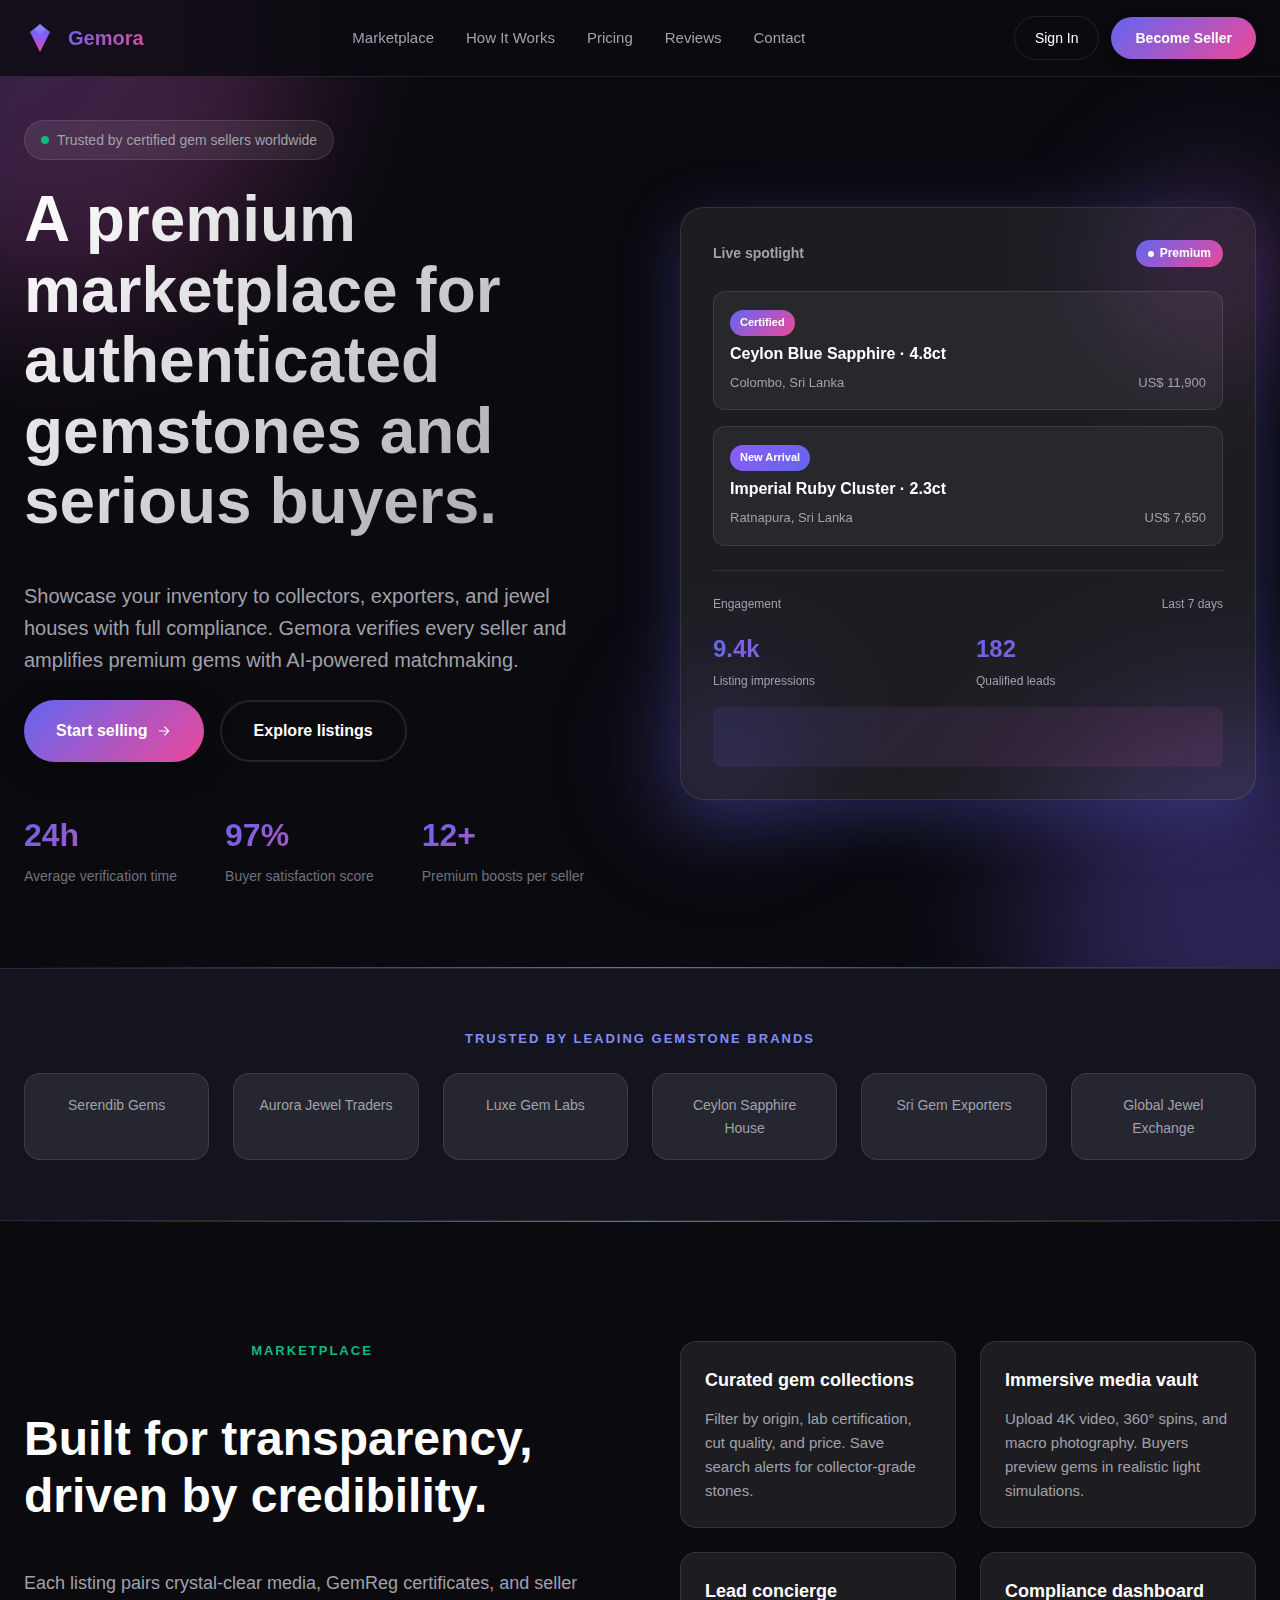
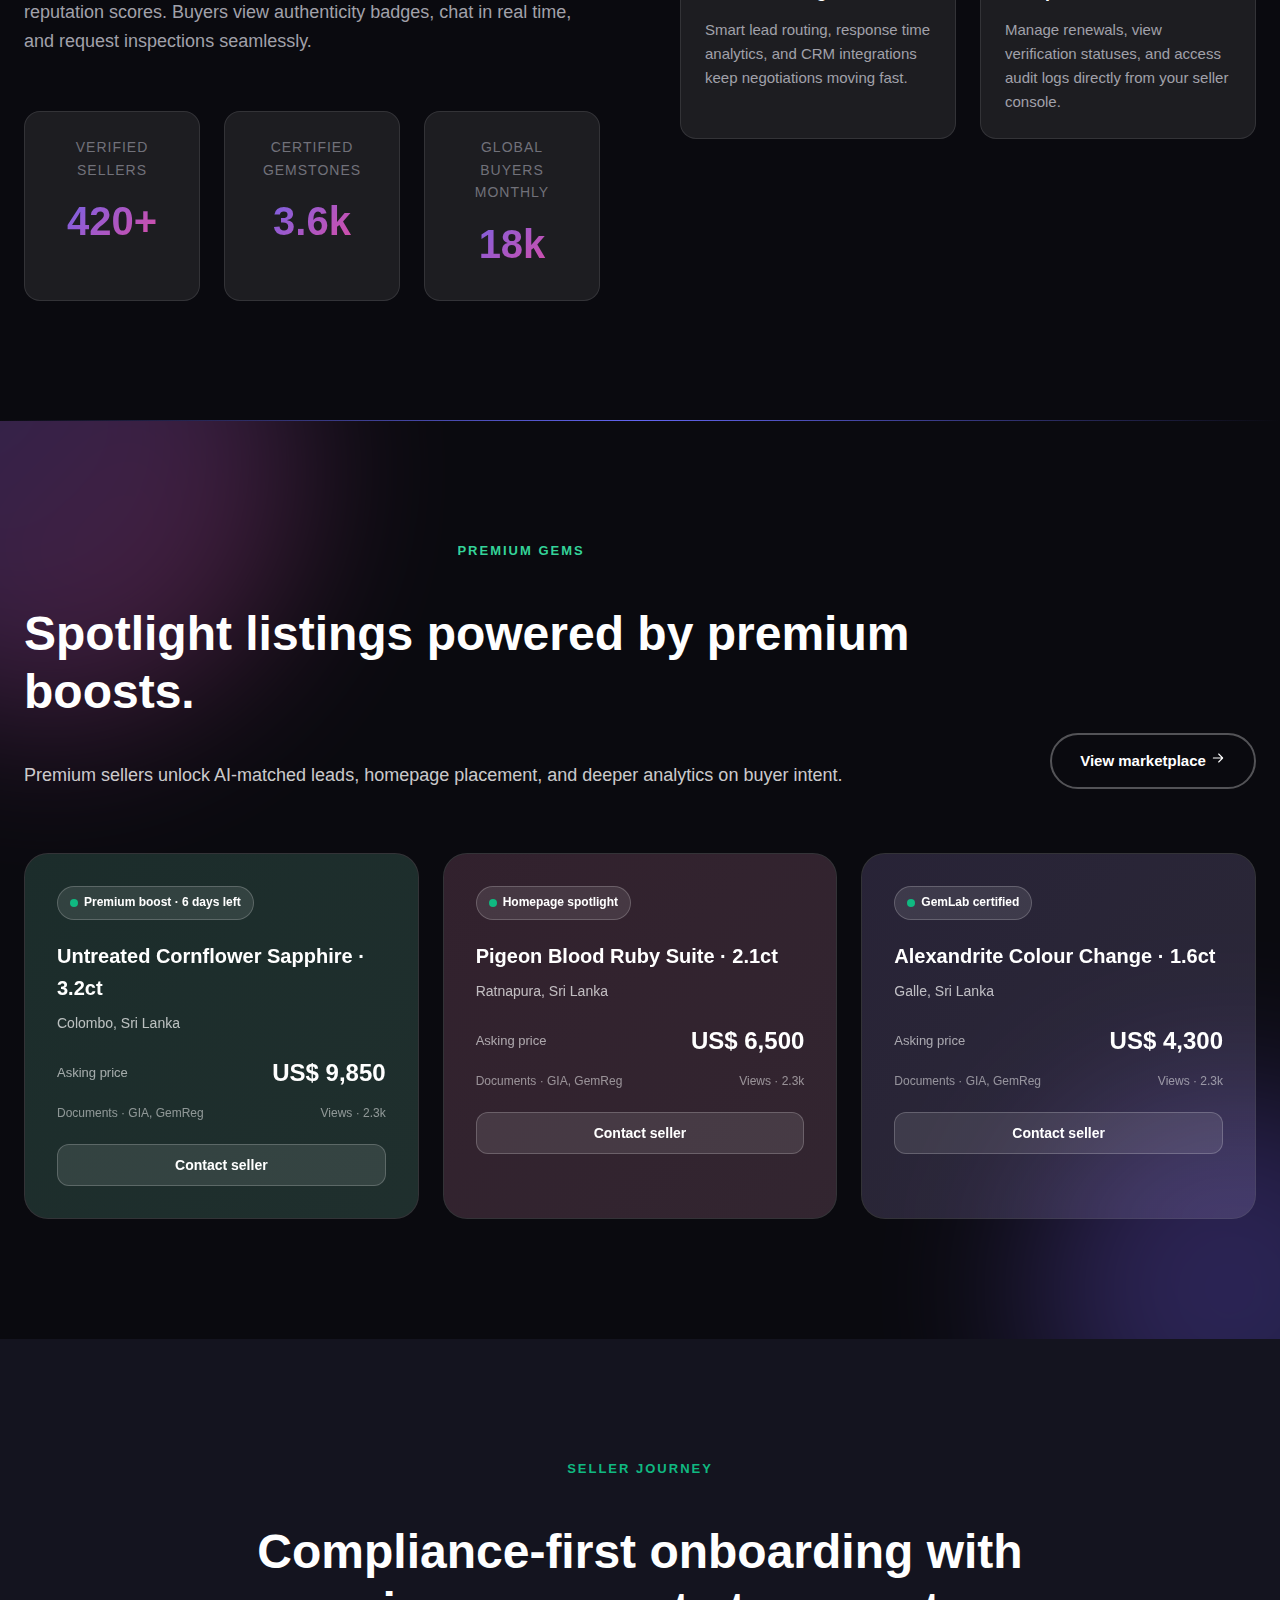
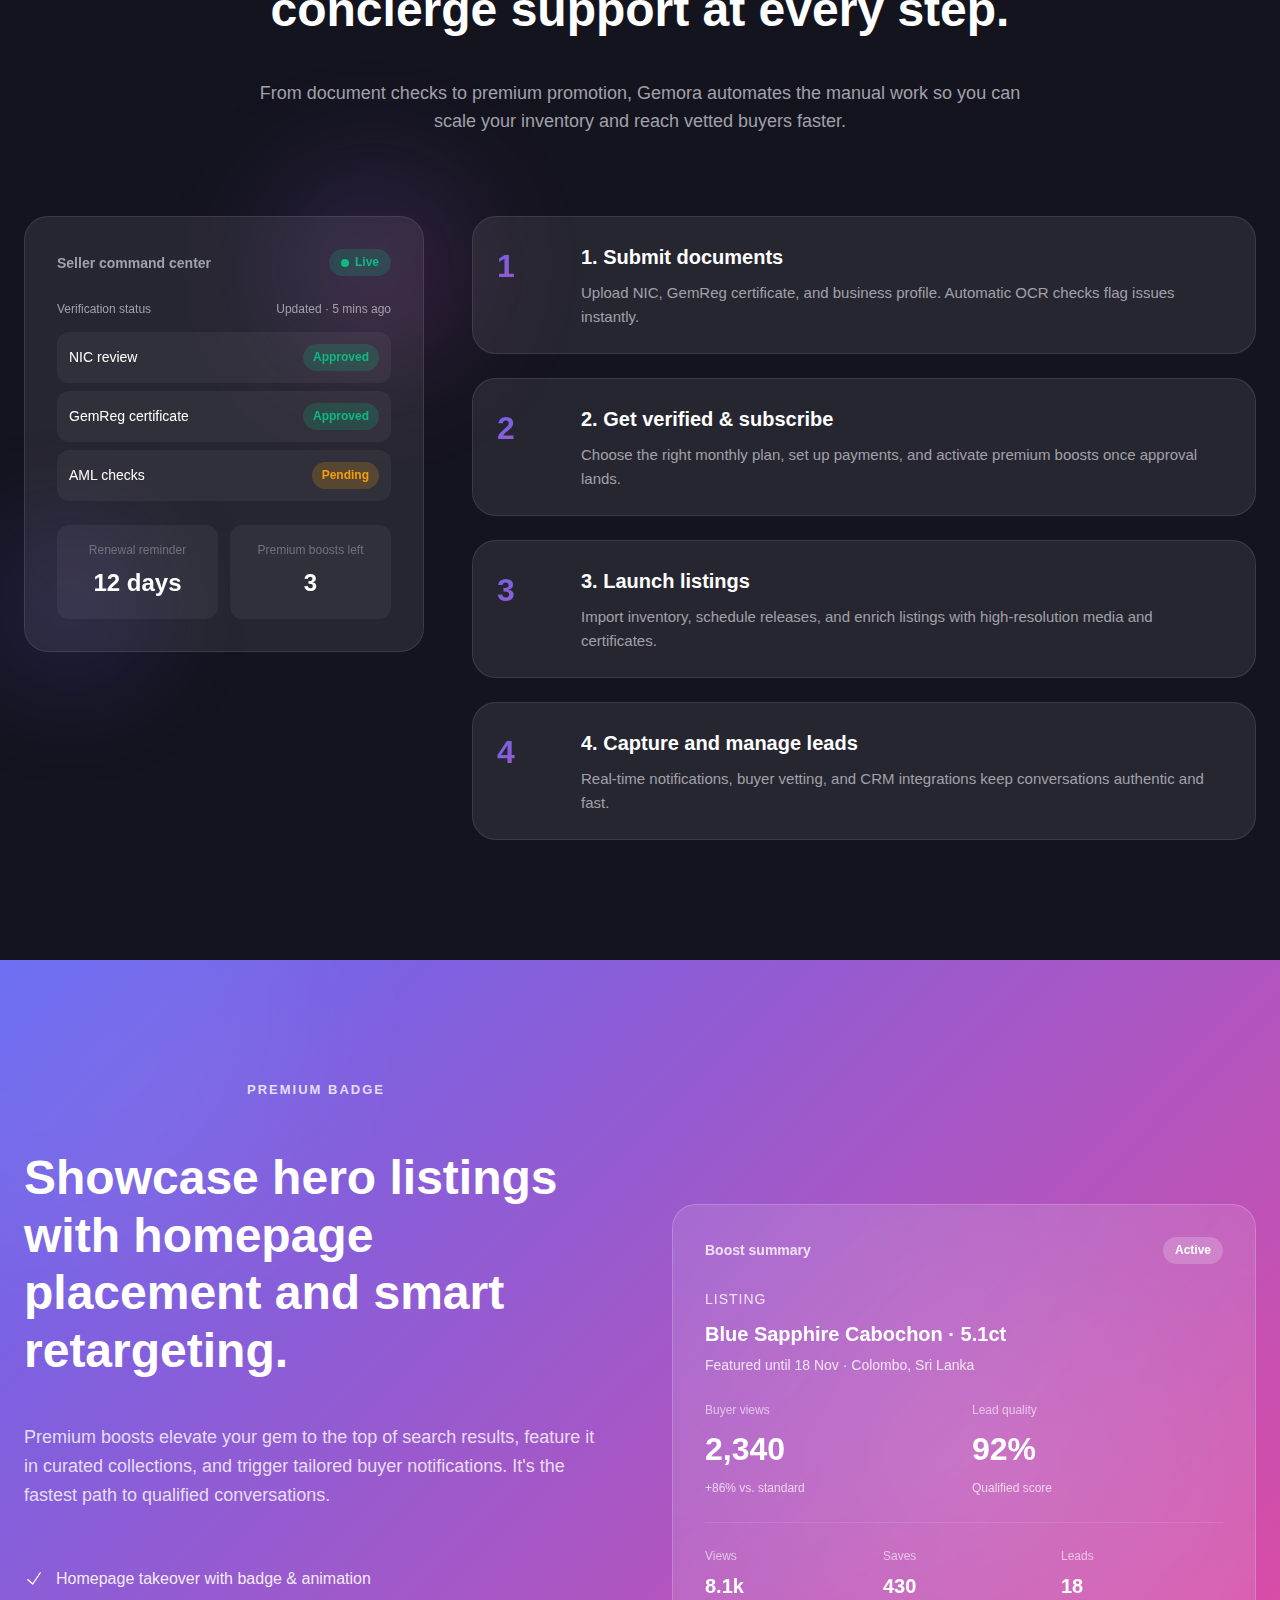
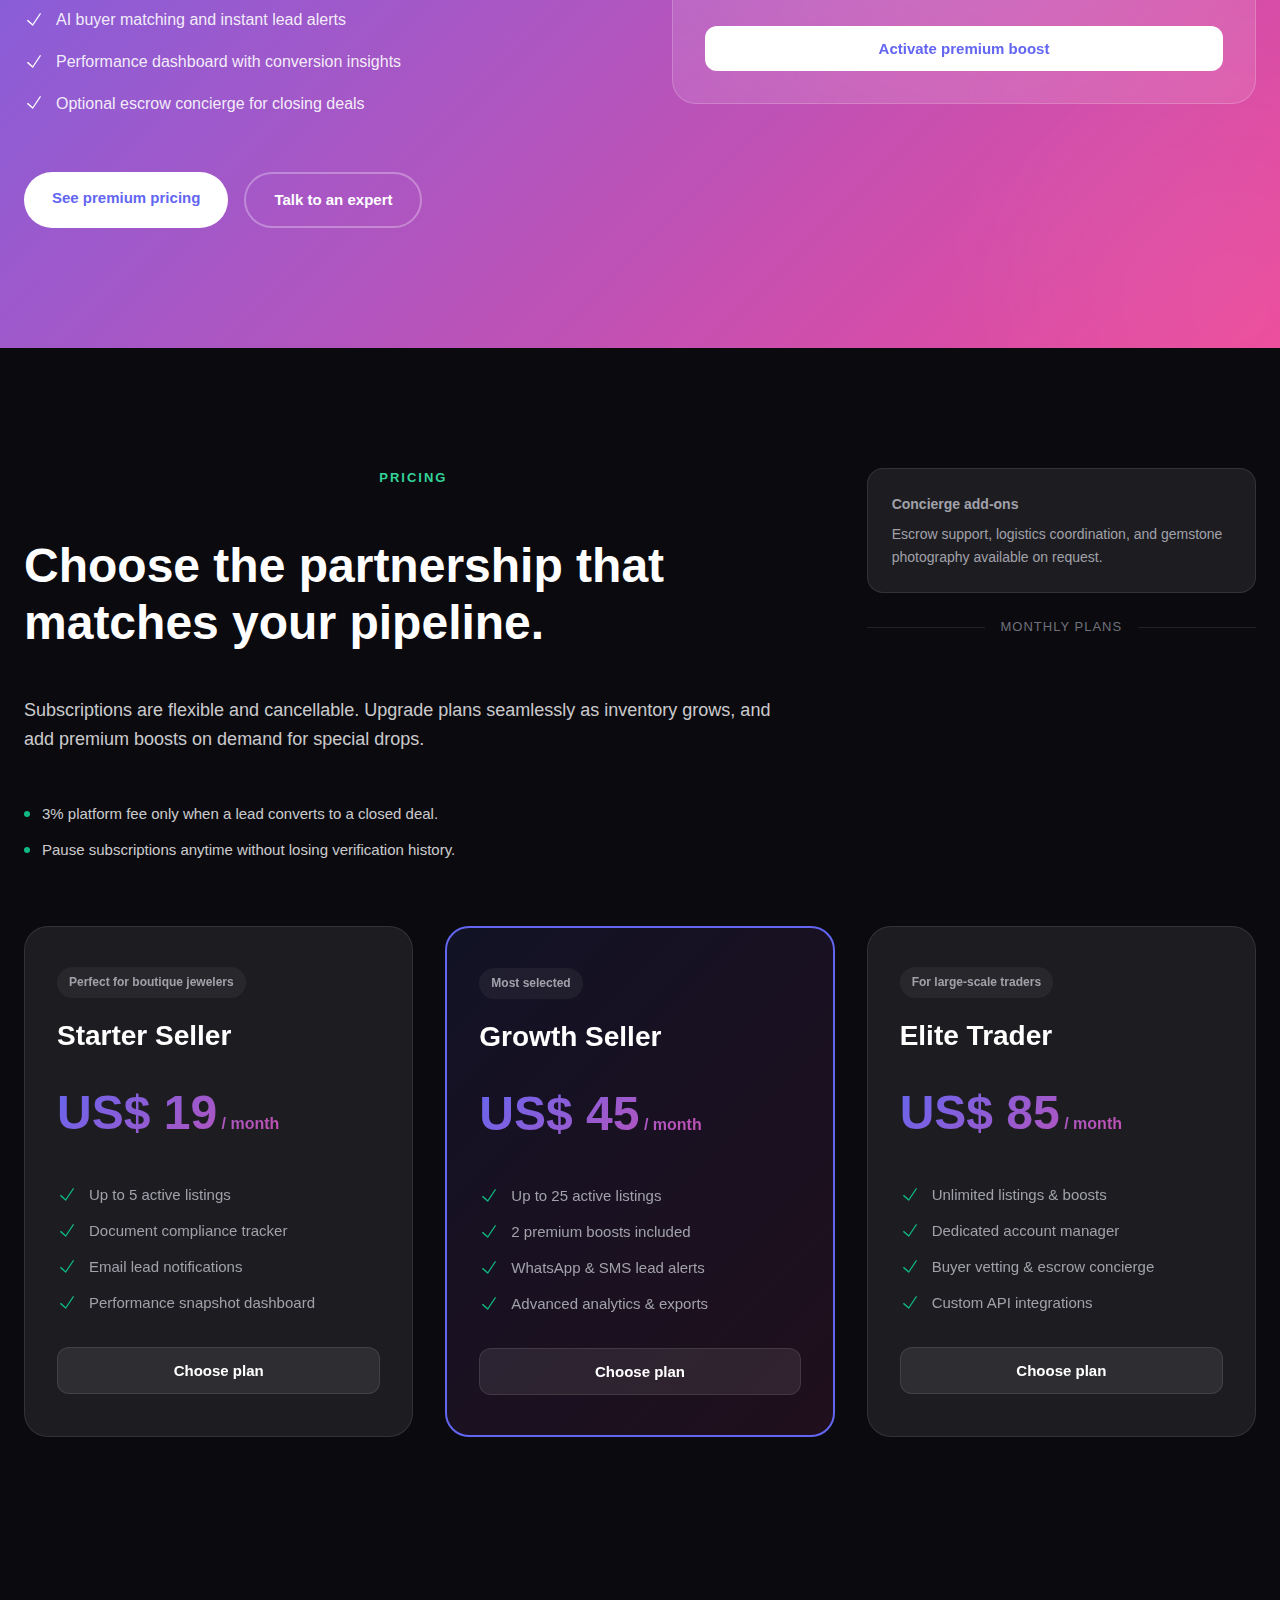
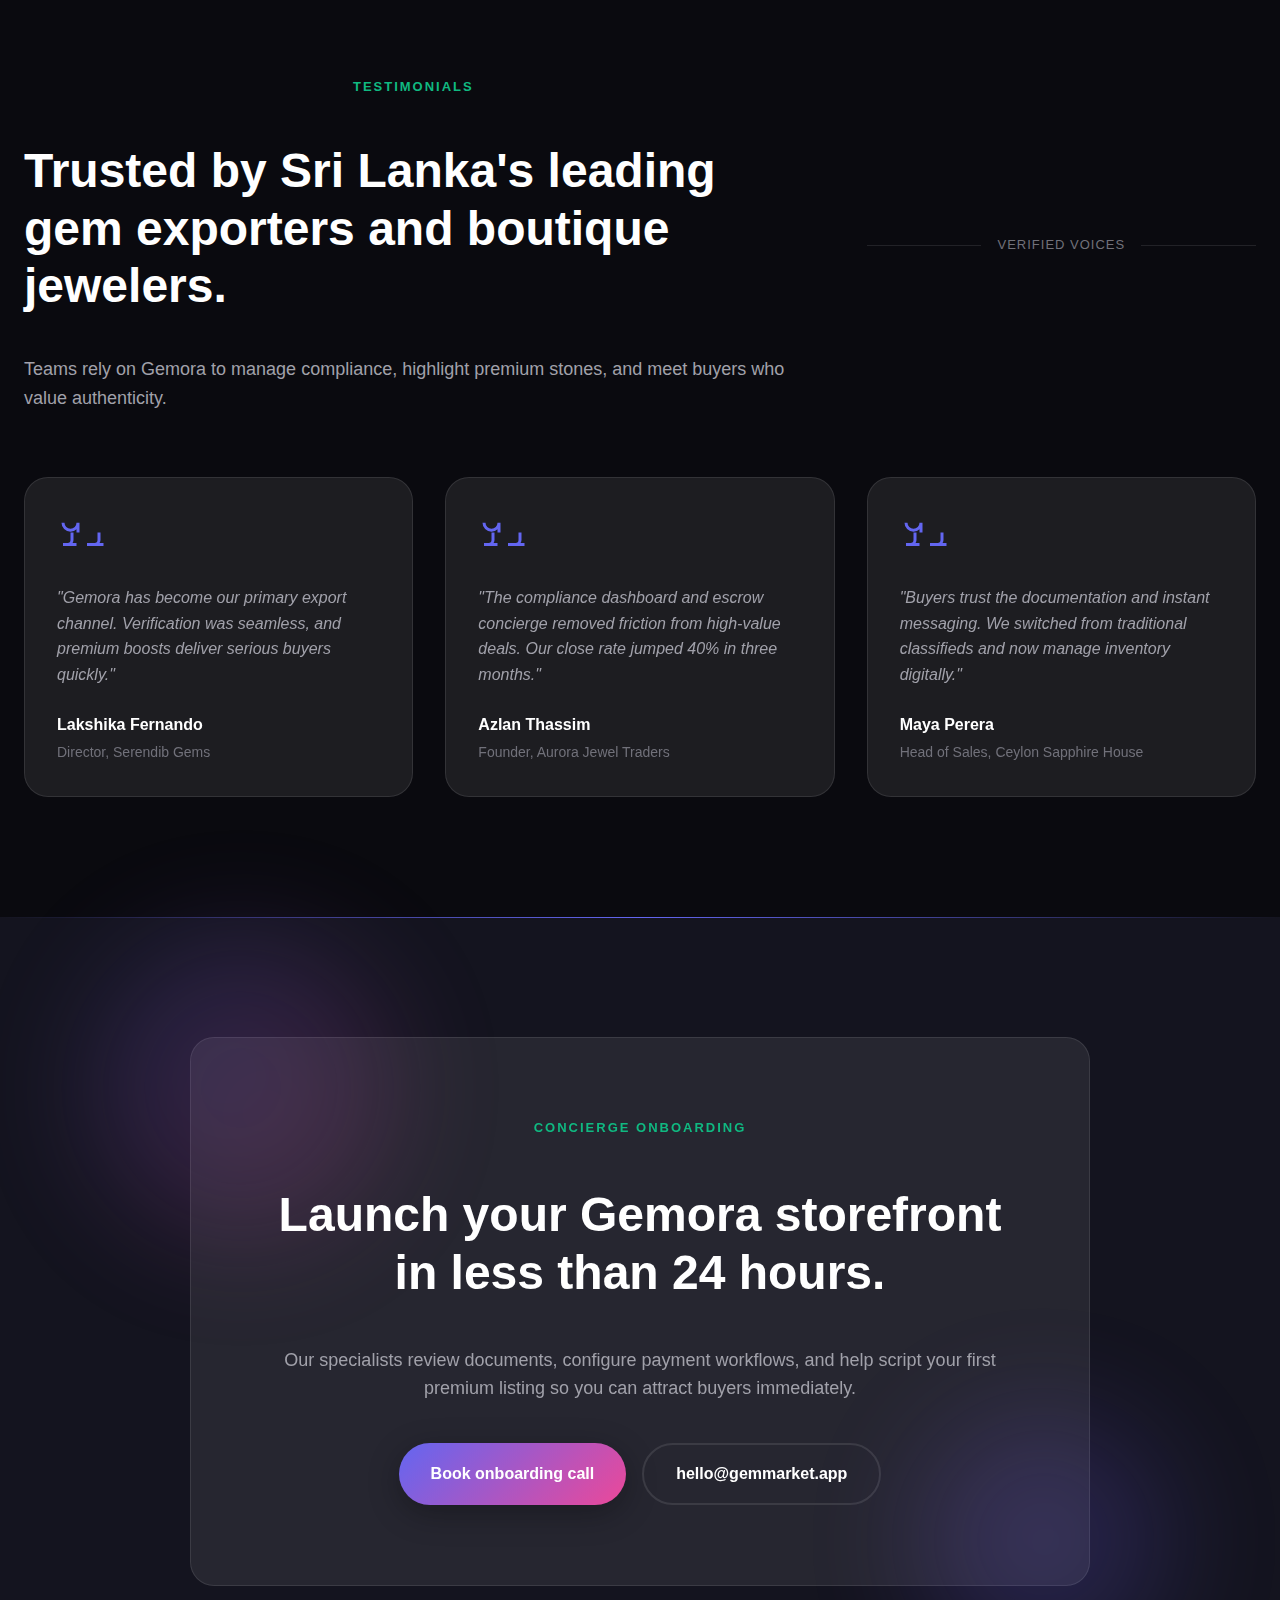
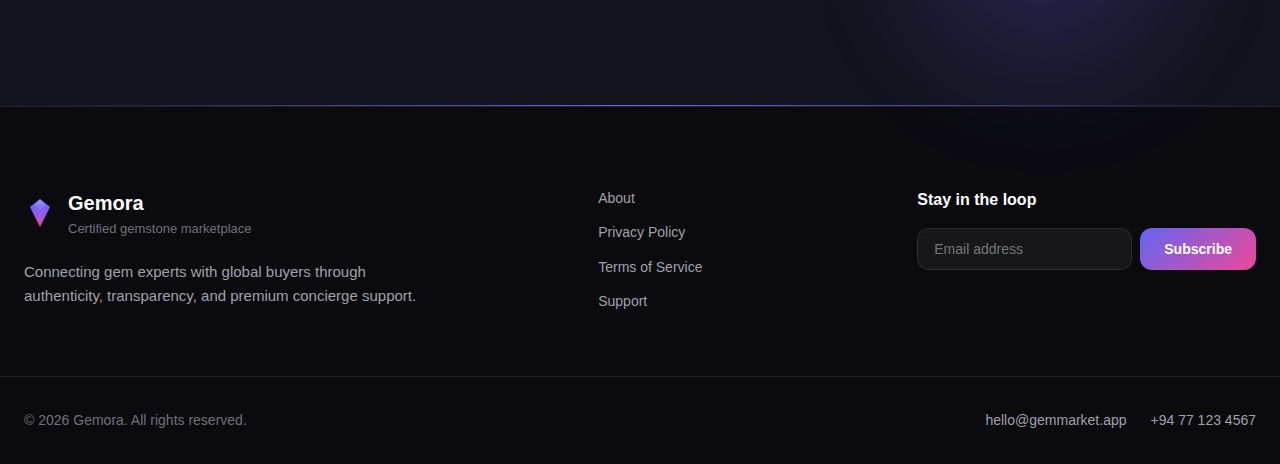
<file: src/main/frontend/recource/index.html>
<!DOCTYPE html>
<html lang="en">
<head>
    <meta charset="UTF-8">
    <meta name="viewport" content="width=device-width, initial-scale=1.0">
    <title>Gemora | Discover Certified Gems & Jewel Sellers</title>
    <meta name="description" content="Explore authentic gems from verified sellers. Manage listings, premium promotions, and subscriptions in one trusted marketplace.">
    <link rel="stylesheet" href="styles.css">
</head>
<body>
    <div class="bg-slate-50 text-slate-900">
        <!-- Navigation -->
        <nav class="nav">
            <div class="nav-container">
                <a href="index.html" class="nav-logo">
                    <div class="logo-icon">
                        <svg width="32" height="32" viewBox="0 0 32 32" fill="none" xmlns="http://www.w3.org/2000/svg">
                            <path d="M16 2L6 10L16 30L26 10L16 2Z" fill="url(#indexLogoGradient)"/>
                            <path d="M16 2L10 8L16 14L22 8L16 2Z" fill="url(#indexLogoGradient2)"/>
                            <defs>
                                <linearGradient id="indexLogoGradient" x1="16" y1="2" x2="16" y2="30" gradientUnits="userSpaceOnUse">
                                    <stop offset="0%" stop-color="#6366f1"/>
                                    <stop offset="50%" stop-color="#8b5cf6"/>
                                    <stop offset="100%" stop-color="#ec4899"/>
                                </linearGradient>
                                <linearGradient id="indexLogoGradient2" x1="16" y1="2" x2="16" y2="14" gradientUnits="userSpaceOnUse">
                                    <stop offset="0%" stop-color="#ffffff" stop-opacity="0.3"/>
                                    <stop offset="100%" stop-color="#ffffff" stop-opacity="0"/>
                                </linearGradient>
                            </defs>
                        </svg>
                    </div>
                    <span class="logo-text">Gemora</span>
                </a>
                <div class="nav-menu" id="navMenu">
                    <a href="marketplace.html" class="nav-link">Marketplace</a>
                    <a href="index.html#workflow" class="nav-link">How It Works</a>
                    <a href="index.html#plans" class="nav-link">Pricing</a>
                    <a href="index.html#testimonials" class="nav-link">Reviews</a>
                    <a href="contact.html" class="nav-link">Contact</a>
                </div>
                <div class="nav-actions">
                    <a href="login.html" class="btn-ghost">Sign In</a>
                    <a href="seller.html" class="btn-gradient">Become Seller</a>
                </div>
                <button class="nav-toggle" id="navToggle" aria-label="Toggle menu">
                    <span></span>
                    <span></span>
                    <span></span>
                </button>
            </div>
        </nav>

        <main class="space-y-0">
            <!-- Hero Section -->
            <section class="hero-section">
                <div class="hero-background">
                    <div class="hero-blur-1"></div>
                    <div class="hero-blur-2"></div>
                    <div class="hero-gradient-line"></div>
                </div>
                <div class="hero-content">
                    <div class="hero-text">
                        <span class="hero-badge">
                            <span class="badge-dot"></span>
                            Trusted by certified gem sellers worldwide
                        </span>
                        <div class="hero-heading-group">
                            <h1 class="hero-title">A premium marketplace for authenticated gemstones and serious buyers.</h1>
                            <p class="hero-description">Showcase your inventory to collectors, exporters, and jewel houses with full compliance. Gemora verifies every seller and amplifies premium gems with AI-powered matchmaking.</p>
                        </div>
                        <div class="hero-actions">
                            <a href="seller.html" class="btn-hero-primary">
                                Start selling
                                <svg class="h-4 w-4" viewBox="0 0 24 24" fill="none" stroke="currentColor" stroke-width="1.6">
                                    <path stroke-linecap="round" stroke-linejoin="round" d="M5 12h14m0 0l-6-6m6 6l-6 6" />
                                </svg>
                            </a>
                            <a href="#marketplace" class="btn-hero-secondary">Explore listings</a>
                        </div>
                        <div class="hero-stats">
                            <div>
                                <p class="stat-value">24h</p>
                                <p>Average verification time</p>
                            </div>
                            <div>
                                <p class="stat-value">97%</p>
                                <p>Buyer satisfaction score</p>
                            </div>
                            <div>
                                <p class="stat-value">12+</p>
                                <p>Premium boosts per seller</p>
                            </div>
                        </div>
                    </div>
                    <div class="hero-card">
                        <div class="hero-card-blur-1"></div>
                        <div class="hero-card-blur-2"></div>
                        <div class="hero-card-content">
                            <div class="hero-card-header">
                                <div class="hero-card-label">Live spotlight</div>
                                <span class="hero-card-badge">
                                    <span class="pulse-dot"></span>
                                    Premium
                                </span>
                            </div>
                            <div class="hero-card-listings">
                                <div class="hero-card-listing">
                                    <p class="listing-tag">Certified</p>
                                    <h3 class="listing-title">Ceylon Blue Sapphire · 4.8ct</h3>
                                    <div class="listing-footer">
                                        <span>Colombo, Sri Lanka</span>
                                        <span>US$ 11,900</span>
                                    </div>
                                </div>
                                <div class="hero-card-listing">
                                    <p class="listing-tag cyan">New Arrival</p>
                                    <h3 class="listing-title">Imperial Ruby Cluster · 2.3ct</h3>
                                    <div class="listing-footer">
                                        <span>Ratnapura, Sri Lanka</span>
                                        <span>US$ 7,650</span>
                                    </div>
                                </div>
                            </div>
                            <div class="hero-card-stats">
                                <div class="hero-card-stats-header">
                                    <span>Engagement</span>
                                    <span>Last 7 days</span>
                                </div>
                                <div class="hero-card-stats-grid">
                                    <div>
                                        <p class="stat-number">9.4k</p>
                                        <p>Listing impressions</p>
                                    </div>
                                    <div>
                                        <p class="stat-number">182</p>
                                        <p>Qualified leads</p>
                                    </div>
                                </div>
                                <div class="hero-card-chart"></div>
                            </div>
                        </div>
                    </div>
                </div>
            </section>

            <!-- Trusted By -->
            <section class="trusted-section">
                <div class="trusted-container">
                    <p class="section-label">Trusted by leading gemstone brands</p>
                    <div class="trusted-grid">
                        <div class="trusted-item">Serendib Gems</div>
                        <div class="trusted-item">Aurora Jewel Traders</div>
                        <div class="trusted-item">Luxe Gem Labs</div>
                        <div class="trusted-item">Ceylon Sapphire House</div>
                        <div class="trusted-item">Sri Gem Exporters</div>
                        <div class="trusted-item">Global Jewel Exchange</div>
                    </div>
                </div>
            </section>

            <!-- Marketplace Highlights -->
            <section id="marketplace" class="marketplace-section">
                <div class="marketplace-gradient-line-top"></div>
                <div class="marketplace-gradient-line-bottom"></div>
                <div class="marketplace-container">
                    <div class="marketplace-content">
                        <div class="marketplace-text">
                            <p class="section-label emerald">Marketplace</p>
                            <h2 class="section-title">Built for transparency, driven by credibility.</h2>
                            <p class="section-description">Each listing pairs crystal-clear media, GemReg certificates, and seller reputation scores. Buyers view authenticity badges, chat in real time, and request inspections seamlessly.</p>
                            <div class="marketplace-stats">
                                <div class="stat-card">
                                    <p class="stat-label">Verified sellers</p>
                                    <p class="stat-number-large">420+</p>
                                </div>
                                <div class="stat-card">
                                    <p class="stat-label">Certified gemstones</p>
                                    <p class="stat-number-large">3.6k</p>
                                </div>
                                <div class="stat-card">
                                    <p class="stat-label">Global buyers monthly</p>
                                    <p class="stat-number-large">18k</p>
                                </div>
                            </div>
                        </div>
                        <div class="marketplace-features">
                            <div class="feature-card">
                                <h3>Curated gem collections</h3>
                                <p>Filter by origin, lab certification, cut quality, and price. Save search alerts for collector-grade stones.</p>
                            </div>
                            <div class="feature-card">
                                <h3>Immersive media vault</h3>
                                <p>Upload 4K video, 360° spins, and macro photography. Buyers preview gems in realistic light simulations.</p>
                            </div>
                            <div class="feature-card">
                                <h3>Lead concierge</h3>
                                <p>Smart lead routing, response time analytics, and CRM integrations keep negotiations moving fast.</p>
                            </div>
                            <div class="feature-card">
                                <h3>Compliance dashboard</h3>
                                <p>Manage renewals, view verification statuses, and access audit logs directly from your seller console.</p>
                            </div>
                        </div>
                    </div>
                </div>
            </section>

            <!-- Featured Listings -->
            <section class="featured-section">
                <div class="featured-background">
                    <div class="featured-blur-1"></div>
                    <div class="featured-blur-2"></div>
                </div>
                <div class="featured-container">
                    <div class="featured-header">
                        <div class="featured-text">
                            <p class="section-label emerald-light">Premium gems</p>
                            <h2 class="section-title white">Spotlight listings powered by premium boosts.</h2>
                            <p class="section-description white">Premium sellers unlock AI-matched leads, homepage placement, and deeper analytics on buyer intent.</p>
                        </div>
                        <a href="marketplace.html" class="btn-outline-white">
                            View marketplace
                            <svg class="h-4 w-4" viewBox="0 0 24 24" fill="none" stroke="currentColor" stroke-width="1.6">
                                <path stroke-linecap="round" stroke-linejoin="round" d="M5 12h14m0 0l-6-6m6 6l-6 6" />
                            </svg>
                        </a>
                    </div>
                    <div class="featured-grid">
                        <article class="featured-card">
                            <div class="featured-card-gradient emerald-gradient"></div>
                            <div class="featured-card-content">
                                <span class="featured-badge">
                                    <span class="badge-dot"></span>
                                    Premium boost · 6 days left
                                </span>
                                <div class="featured-card-text">
                                    <h3>Untreated Cornflower Sapphire · 3.2ct</h3>
                                    <p>Colombo, Sri Lanka</p>
                                </div>
                                <div class="featured-card-price">
                                    <div class="price-row">
                                        <span>Asking price</span>
                                        <span class="price-value">US$ 9,850</span>
                                    </div>
                                    <div class="price-footer">
                                        <span>Documents · GIA, GemReg</span>
                                        <span>Views · 2.3k</span>
                                    </div>
                                </div>
                                <button class="btn-featured" onclick="handleContactSeller()">Contact seller</button>
                            </div>
                        </article>
                        <article class="featured-card">
                            <div class="featured-card-gradient rose-gradient"></div>
                            <div class="featured-card-content">
                                <span class="featured-badge">
                                    <span class="badge-dot"></span>
                                    Homepage spotlight
                                </span>
                                <div class="featured-card-text">
                                    <h3>Pigeon Blood Ruby Suite · 2.1ct</h3>
                                    <p>Ratnapura, Sri Lanka</p>
                                </div>
                                <div class="featured-card-price">
                                    <div class="price-row">
                                        <span>Asking price</span>
                                        <span class="price-value">US$ 6,500</span>
                                    </div>
                                    <div class="price-footer">
                                        <span>Documents · GIA, GemReg</span>
                                        <span>Views · 2.3k</span>
                                    </div>
                                </div>
                                <button class="btn-featured" onclick="handleContactSeller()">Contact seller</button>
                            </div>
                        </article>
                        <article class="featured-card">
                            <div class="featured-card-gradient purple-gradient"></div>
                            <div class="featured-card-content">
                                <span class="featured-badge">
                                    <span class="badge-dot"></span>
                                    GemLab certified
                                </span>
                                <div class="featured-card-text">
                                    <h3>Alexandrite Colour Change · 1.6ct</h3>
                                    <p>Galle, Sri Lanka</p>
                                </div>
                                <div class="featured-card-price">
                                    <div class="price-row">
                                        <span>Asking price</span>
                                        <span class="price-value">US$ 4,300</span>
                                    </div>
                                    <div class="price-footer">
                                        <span>Documents · GIA, GemReg</span>
                                        <span>Views · 2.3k</span>
                                    </div>
                                </div>
                                <button class="btn-featured" onclick="handleContactSeller()">Contact seller</button>
                            </div>
                        </article>
                    </div>
                </div>
            </section>

            <!-- Seller Workflow -->
            <section id="workflow" class="workflow-section">
                <div class="workflow-container">
                    <div class="workflow-header">
                        <p class="section-label emerald">Seller journey</p>
                        <h2 class="section-title">Compliance-first onboarding with concierge support at every step.</h2>
                        <p class="section-description">From document checks to premium promotion, Gemora automates the manual work so you can scale your inventory and reach vetted buyers faster.</p>
                    </div>
                    <div class="workflow-content">
                        <div class="workflow-dashboard">
                            <div class="workflow-dashboard-blur-1"></div>
                            <div class="workflow-dashboard-blur-2"></div>
                            <div class="workflow-dashboard-content">
                                <div class="workflow-dashboard-header">
                                    <span class="workflow-dashboard-label">Seller command center</span>
                                    <span class="workflow-dashboard-badge">
                                        <span class="badge-dot"></span>
                                        Live
                                    </span>
                                </div>
                                <div class="workflow-dashboard-status">
                                    <div class="workflow-dashboard-status-header">
                                        <span>Verification status</span>
                                        <span>Updated · 5 mins ago</span>
                                    </div>
                                    <div class="workflow-status-list">
                                        <div class="workflow-status-item">
                                            <span>NIC review</span>
                                            <span class="status-badge approved">Approved</span>
                                        </div>
                                        <div class="workflow-status-item">
                                            <span>GemReg certificate</span>
                                            <span class="status-badge approved">Approved</span>
                                        </div>
                                        <div class="workflow-status-item">
                                            <span>AML checks</span>
                                            <span class="status-badge pending">Pending</span>
                                        </div>
                                    </div>
                                </div>
                                <div class="workflow-dashboard-metrics">
                                    <div class="workflow-metric">
                                        <p class="metric-label">Renewal reminder</p>
                                        <p class="metric-value">12 days</p>
                                    </div>
                                    <div class="workflow-metric">
                                        <p class="metric-label">Premium boosts left</p>
                                        <p class="metric-value">3</p>
                                    </div>
                                </div>
                            </div>
                        </div>
                        <div class="workflow-steps">
                            <div class="workflow-step">
                                <span class="step-number">1</span>
                                <div class="step-content">
                                    <h3>1. Submit documents</h3>
                                    <p>Upload NIC, GemReg certificate, and business profile. Automatic OCR checks flag issues instantly.</p>
                                </div>
                            </div>
                            <div class="workflow-step">
                                <span class="step-number">2</span>
                                <div class="step-content">
                                    <h3>2. Get verified & subscribe</h3>
                                    <p>Choose the right monthly plan, set up payments, and activate premium boosts once approval lands.</p>
                                </div>
                            </div>
                            <div class="workflow-step">
                                <span class="step-number">3</span>
                                <div class="step-content">
                                    <h3>3. Launch listings</h3>
                                    <p>Import inventory, schedule releases, and enrich listings with high-resolution media and certificates.</p>
                                </div>
                            </div>
                            <div class="workflow-step">
                                <span class="step-number">4</span>
                                <div class="step-content">
                                    <h3>4. Capture and manage leads</h3>
                                    <p>Real-time notifications, buyer vetting, and CRM integrations keep conversations authentic and fast.</p>
                                </div>
                            </div>
                        </div>
                    </div>
                </div>
            </section>

            <!-- Premium Promo -->
            <section id="premium" class="premium-section">
                <div class="premium-background">
                    <div class="premium-blur-1"></div>
                    <div class="premium-blur-2"></div>
                </div>
                <div class="premium-container">
                    <div class="premium-content">
                        <div class="premium-text">
                            <p class="section-label white-label">Premium badge</p>
                            <h2 class="section-title white">Showcase hero listings with homepage placement and smart retargeting.</h2>
                            <p class="section-description white">Premium boosts elevate your gem to the top of search results, feature it in curated collections, and trigger tailored buyer notifications. It's the fastest path to qualified conversations.</p>
                            <ul class="premium-features-list">
                                <li>
                                    <svg class="check-icon" viewBox="0 0 24 24" fill="none" stroke="currentColor" stroke-width="1.6">
                                        <path stroke-linecap="round" stroke-linejoin="round" d="M4.5 12.75l6 5.25 9-13.5" />
                                    </svg>
                                    <span>Homepage takeover with badge & animation</span>
                                </li>
                                <li>
                                    <svg class="check-icon" viewBox="0 0 24 24" fill="none" stroke="currentColor" stroke-width="1.6">
                                        <path stroke-linecap="round" stroke-linejoin="round" d="M4.5 12.75l6 5.25 9-13.5" />
                                    </svg>
                                    <span>AI buyer matching and instant lead alerts</span>
                                </li>
                                <li>
                                    <svg class="check-icon" viewBox="0 0 24 24" fill="none" stroke="currentColor" stroke-width="1.6">
                                        <path stroke-linecap="round" stroke-linejoin="round" d="M4.5 12.75l6 5.25 9-13.5" />
                                    </svg>
                                    <span>Performance dashboard with conversion insights</span>
                                </li>
                                <li>
                                    <svg class="check-icon" viewBox="0 0 24 24" fill="none" stroke="currentColor" stroke-width="1.6">
                                        <path stroke-linecap="round" stroke-linejoin="round" d="M4.5 12.75l6 5.25 9-13.5" />
                                    </svg>
                                    <span>Optional escrow concierge for closing deals</span>
                                </li>
                            </ul>
                            <div class="premium-actions">
                                <a href="#plans" class="btn-white">See premium pricing</a>
                                <a href="#contact" class="btn-outline-white">Talk to an expert</a>
                            </div>
                        </div>
                        <div class="premium-card">
                            <div class="premium-card-blur"></div>
                            <div class="premium-card-content">
                                <div class="premium-card-header">
                                    <span>Boost summary</span>
                                    <span class="premium-card-badge">Active</span>
                                </div>
                                <div class="premium-card-details">
                                    <div class="premium-card-listing">
                                        <p class="premium-card-label">Listing</p>
                                        <h3>Blue Sapphire Cabochon · 5.1ct</h3>
                                        <p>Featured until 18 Nov · Colombo, Sri Lanka</p>
                                    </div>
                                    <div class="premium-card-metrics">
                                        <div>
                                            <p class="premium-metric-label">Buyer views</p>
                                            <p class="premium-metric-value">2,340</p>
                                            <p class="premium-metric-sub">+86% vs. standard</p>
                                        </div>
                                        <div>
                                            <p class="premium-metric-label">Lead quality</p>
                                            <p class="premium-metric-value">92%</p>
                                            <p class="premium-metric-sub">Qualified score</p>
                                        </div>
                                    </div>
                                </div>
                                <div class="premium-card-stats">
                                    <div>
                                        <p class="premium-stat-label">Views</p>
                                        <p class="premium-stat-value">8.1k</p>
                                    </div>
                                    <div>
                                        <p class="premium-stat-label">Saves</p>
                                        <p class="premium-stat-value">430</p>
                                    </div>
                                    <div>
                                        <p class="premium-stat-label">Leads</p>
                                        <p class="premium-stat-value">18</p>
                                    </div>
                                </div>
                                <button class="btn-premium-activate" onclick="handlePremiumBoost()">Activate premium boost</button>
                            </div>
                        </div>
                    </div>
                </div>
            </section>

            <!-- Subscription Plans -->
            <section id="plans" class="plans-section">
                <div class="plans-container">
                    <div class="plans-header">
                        <div class="plans-text">
                            <p class="section-label emerald-light">Pricing</p>
                            <h2 class="section-title white">Choose the partnership that matches your pipeline.</h2>
                            <p class="section-description white">Subscriptions are flexible and cancellable. Upgrade plans seamlessly as inventory grows, and add premium boosts on demand for special drops.</p>
                            <div class="plans-benefits">
                                <div class="benefit-item">
                                    <span class="benefit-dot"></span>
                                    3% platform fee only when a lead converts to a closed deal.
                                </div>
                                <div class="benefit-item">
                                    <span class="benefit-dot"></span>
                                    Pause subscriptions anytime without losing verification history.
                                </div>
                            </div>
                        </div>
                        <div class="plans-sidebar">
                            <div class="plans-sidebar-card">
                                <p class="plans-sidebar-label">Concierge add-ons</p>
                                <p>Escrow support, logistics coordination, and gemstone photography available on request.</p>
                            </div>
                            <div class="plans-divider">
                                <span class="divider-line"></span>
                                <span>Monthly plans</span>
                                <span class="divider-line"></span>
                            </div>
                        </div>
                    </div>
                    <div class="plans-grid">
                        <div class="plan-card">
                            <span class="plan-badge">Perfect for boutique jewelers</span>
                            <div class="plan-header">
                                <h3>Starter Seller</h3>
                                <p class="plan-price">US$ 19<span class="plan-period"> / month</span></p>
                            </div>
                            <ul class="plan-features">
                                <li>
                                    <svg class="check-icon emerald" viewBox="0 0 24 24" fill="none" stroke="currentColor" stroke-width="1.6">
                                        <path stroke-linecap="round" stroke-linejoin="round" d="M4.5 12.75l6 5.25 9-13.5" />
                                    </svg>
                                    <span>Up to 5 active listings</span>
                                </li>
                                <li>
                                    <svg class="check-icon emerald" viewBox="0 0 24 24" fill="none" stroke="currentColor" stroke-width="1.6">
                                        <path stroke-linecap="round" stroke-linejoin="round" d="M4.5 12.75l6 5.25 9-13.5" />
                                    </svg>
                                    <span>Document compliance tracker</span>
                                </li>
                                <li>
                                    <svg class="check-icon emerald" viewBox="0 0 24 24" fill="none" stroke="currentColor" stroke-width="1.6">
                                        <path stroke-linecap="round" stroke-linejoin="round" d="M4.5 12.75l6 5.25 9-13.5" />
                                    </svg>
                                    <span>Email lead notifications</span>
                                </li>
                                <li>
                                    <svg class="check-icon emerald" viewBox="0 0 24 24" fill="none" stroke="currentColor" stroke-width="1.6">
                                        <path stroke-linecap="round" stroke-linejoin="round" d="M4.5 12.75l6 5.25 9-13.5" />
                                    </svg>
                                    <span>Performance snapshot dashboard</span>
                                </li>
                            </ul>
                            <button class="btn-plan" onclick="handleChoosePlan()">Choose plan</button>
                        </div>
                        <div class="plan-card featured">
                            <span class="plan-badge">Most selected</span>
                            <div class="plan-header">
                                <h3>Growth Seller</h3>
                                <p class="plan-price">US$ 45<span class="plan-period"> / month</span></p>
                            </div>
                            <ul class="plan-features">
                                <li>
                                    <svg class="check-icon emerald" viewBox="0 0 24 24" fill="none" stroke="currentColor" stroke-width="1.6">
                                        <path stroke-linecap="round" stroke-linejoin="round" d="M4.5 12.75l6 5.25 9-13.5" />
                                    </svg>
                                    <span>Up to 25 active listings</span>
                                </li>
                                <li>
                                    <svg class="check-icon emerald" viewBox="0 0 24 24" fill="none" stroke="currentColor" stroke-width="1.6">
                                        <path stroke-linecap="round" stroke-linejoin="round" d="M4.5 12.75l6 5.25 9-13.5" />
                                    </svg>
                                    <span>2 premium boosts included</span>
                                </li>
                                <li>
                                    <svg class="check-icon emerald" viewBox="0 0 24 24" fill="none" stroke="currentColor" stroke-width="1.6">
                                        <path stroke-linecap="round" stroke-linejoin="round" d="M4.5 12.75l6 5.25 9-13.5" />
                                    </svg>
                                    <span>WhatsApp & SMS lead alerts</span>
                                </li>
                                <li>
                                    <svg class="check-icon emerald" viewBox="0 0 24 24" fill="none" stroke="currentColor" stroke-width="1.6">
                                        <path stroke-linecap="round" stroke-linejoin="round" d="M4.5 12.75l6 5.25 9-13.5" />
                                    </svg>
                                    <span>Advanced analytics & exports</span>
                                </li>
                            </ul>
                            <button class="btn-plan" onclick="handleChoosePlan()">Choose plan</button>
                        </div>
                        <div class="plan-card">
                            <span class="plan-badge">For large-scale traders</span>
                            <div class="plan-header">
                                <h3>Elite Trader</h3>
                                <p class="plan-price">US$ 85<span class="plan-period"> / month</span></p>
                            </div>
                            <ul class="plan-features">
                                <li>
                                    <svg class="check-icon emerald" viewBox="0 0 24 24" fill="none" stroke="currentColor" stroke-width="1.6">
                                        <path stroke-linecap="round" stroke-linejoin="round" d="M4.5 12.75l6 5.25 9-13.5" />
                                    </svg>
                                    <span>Unlimited listings & boosts</span>
                                </li>
                                <li>
                                    <svg class="check-icon emerald" viewBox="0 0 24 24" fill="none" stroke="currentColor" stroke-width="1.6">
                                        <path stroke-linecap="round" stroke-linejoin="round" d="M4.5 12.75l6 5.25 9-13.5" />
                                    </svg>
                                    <span>Dedicated account manager</span>
                                </li>
                                <li>
                                    <svg class="check-icon emerald" viewBox="0 0 24 24" fill="none" stroke="currentColor" stroke-width="1.6">
                                        <path stroke-linecap="round" stroke-linejoin="round" d="M4.5 12.75l6 5.25 9-13.5" />
                                    </svg>
                                    <span>Buyer vetting & escrow concierge</span>
                                </li>
                                <li>
                                    <svg class="check-icon emerald" viewBox="0 0 24 24" fill="none" stroke="currentColor" stroke-width="1.6">
                                        <path stroke-linecap="round" stroke-linejoin="round" d="M4.5 12.75l6 5.25 9-13.5" />
                                    </svg>
                                    <span>Custom API integrations</span>
                                </li>
                            </ul>
                            <button class="btn-plan" onclick="handleChoosePlan()">Choose plan</button>
                        </div>
                    </div>
                </div>
            </section>

            <!-- Testimonials -->
            <section class="testimonials-section">
                <div class="testimonials-container">
                    <div class="testimonials-header">
                        <div class="testimonials-text">
                            <p class="section-label emerald">Testimonials</p>
                            <h2 class="section-title">Trusted by Sri Lanka's leading gem exporters and boutique jewelers.</h2>
                            <p class="section-description">Teams rely on Gemora to manage compliance, highlight premium stones, and meet buyers who value authenticity.</p>
                        </div>
                        <div class="testimonials-divider">
                            <span class="divider-line"></span>
                            <span>Verified voices</span>
                            <span class="divider-line"></span>
                        </div>
                    </div>
                    <div class="testimonials-grid">
                        <figure class="testimonial-card">
                            <svg class="testimonial-icon" viewBox="0 0 24 24" fill="none" stroke="currentColor" stroke-width="1.5">
                                <path d="M7.5 11.25v3.75a2.25 2.25 0 01-2.25 2.25m0 0h4.5m-4.5 0H3m7.5-6V6.375A2.625 2.625 0 013 6.375m18 4.875v3.75a2.25 2.25 0 01-2.25 2.25m0 0h4.5m-4.5 0H15" />
                            </svg>
                            <blockquote>"Gemora has become our primary export channel. Verification was seamless, and premium boosts deliver serious buyers quickly."</blockquote>
                            <figcaption>
                                <p class="testimonial-name">Lakshika Fernando</p>
                                <p class="testimonial-role">Director, Serendib Gems</p>
                            </figcaption>
                        </figure>
                        <figure class="testimonial-card">
                            <svg class="testimonial-icon" viewBox="0 0 24 24" fill="none" stroke="currentColor" stroke-width="1.5">
                                <path d="M7.5 11.25v3.75a2.25 2.25 0 01-2.25 2.25m0 0h4.5m-4.5 0H3m7.5-6V6.375A2.625 2.625 0 013 6.375m18 4.875v3.75a2.25 2.25 0 01-2.25 2.25m0 0h4.5m-4.5 0H15" />
                            </svg>
                            <blockquote>"The compliance dashboard and escrow concierge removed friction from high-value deals. Our close rate jumped 40% in three months."</blockquote>
                            <figcaption>
                                <p class="testimonial-name">Azlan Thassim</p>
                                <p class="testimonial-role">Founder, Aurora Jewel Traders</p>
                            </figcaption>
                        </figure>
                        <figure class="testimonial-card">
                            <svg class="testimonial-icon" viewBox="0 0 24 24" fill="none" stroke="currentColor" stroke-width="1.5">
                                <path d="M7.5 11.25v3.75a2.25 2.25 0 01-2.25 2.25m0 0h4.5m-4.5 0H3m7.5-6V6.375A2.625 2.625 0 013 6.375m18 4.875v3.75a2.25 2.25 0 01-2.25 2.25m0 0h4.5m-4.5 0H15" />
                            </svg>
                            <blockquote>"Buyers trust the documentation and instant messaging. We switched from traditional classifieds and now manage inventory digitally."</blockquote>
                            <figcaption>
                                <p class="testimonial-name">Maya Perera</p>
                                <p class="testimonial-role">Head of Sales, Ceylon Sapphire House</p>
                            </figcaption>
                        </figure>
                    </div>
                </div>
            </section>

            <!-- CTA Section -->
            <section id="contact" class="cta-section">
                <div class="cta-gradient-line-top"></div>
                <div class="cta-gradient-line-bottom"></div>
                <div class="cta-container">
                    <div class="cta-card">
                        <div class="cta-blur-1"></div>
                        <div class="cta-blur-2"></div>
                        <div class="cta-content">
                            <p class="section-label emerald">Concierge onboarding</p>
                            <h2 class="section-title">Launch your Gemora storefront in less than 24 hours.</h2>
                            <p class="section-description">Our specialists review documents, configure payment workflows, and help script your first premium listing so you can attract buyers immediately.</p>
                            <div class="cta-actions">
                                <a href="#plans" class="btn-cta-primary">Book onboarding call</a>
                                <a href="mailto:hello@gemmarket.app" class="btn-cta-secondary">hello@gemmarket.app</a>
                            </div>
                        </div>
                    </div>
                </div>
            </section>
        </main>

        <!-- Footer -->
        <footer class="footer">
            <div class="footer-container">
                <div class="footer-brand">
                    <div class="footer-logo">
                        <div class="logo-icon">
                            <svg width="32" height="32" viewBox="0 0 32 32" fill="none" xmlns="http://www.w3.org/2000/svg">
                                <path d="M16 2L6 10L16 30L26 10L16 2Z" fill="url(#indexFooterLogoGradient)"/>
                                <path d="M16 2L10 8L16 14L22 8L16 2Z" fill="url(#indexFooterLogoGradient2)"/>
                                <defs>
                                    <linearGradient id="indexFooterLogoGradient" x1="16" y1="2" x2="16" y2="30" gradientUnits="userSpaceOnUse">
                                        <stop offset="0%" stop-color="#6366f1"/>
                                        <stop offset="50%" stop-color="#8b5cf6"/>
                                        <stop offset="100%" stop-color="#ec4899"/>
                                    </linearGradient>
                                    <linearGradient id="indexFooterLogoGradient2" x1="16" y1="2" x2="16" y2="14" gradientUnits="userSpaceOnUse">
                                        <stop offset="0%" stop-color="#ffffff" stop-opacity="0.3"/>
                                        <stop offset="100%" stop-color="#ffffff" stop-opacity="0"/>
                                    </linearGradient>
                                </defs>
                            </svg>
                        </div>
                        <div>
                            <p class="footer-brand-name">Gemora</p>
                            <p class="footer-brand-tagline">Certified gemstone marketplace</p>
                        </div>
                    </div>
                    <p class="footer-description">Connecting gem experts with global buyers through authenticity, transparency, and premium concierge support.</p>
                </div>
                <nav class="footer-nav">
                    <a href="about.html">About</a>
                    <a href="#">Privacy Policy</a>
                    <a href="#">Terms of Service</a>
                    <a href="contact.html">Support</a>
                </nav>
                <div class="footer-newsletter">
                    <p class="newsletter-label">Stay in the loop</p>
                    <div class="newsletter-form">
                        <input type="email" placeholder="Email address" class="newsletter-input">
                        <button class="newsletter-btn">Subscribe</button>
                    </div>
                </div>
            </div>
            <div class="footer-bottom">
                <div class="footer-bottom-container">
                    <p>&copy; <span id="currentYear"></span> Gemora. All rights reserved.</p>
                    <div class="footer-contact">
                        <span>hello@gemmarket.app</span>
                        <span>+94 77 123 4567</span>
                    </div>
                </div>
            </div>
        </footer>
    </div>

    <script src="script.js"></script>
</body>
</html>
</file>
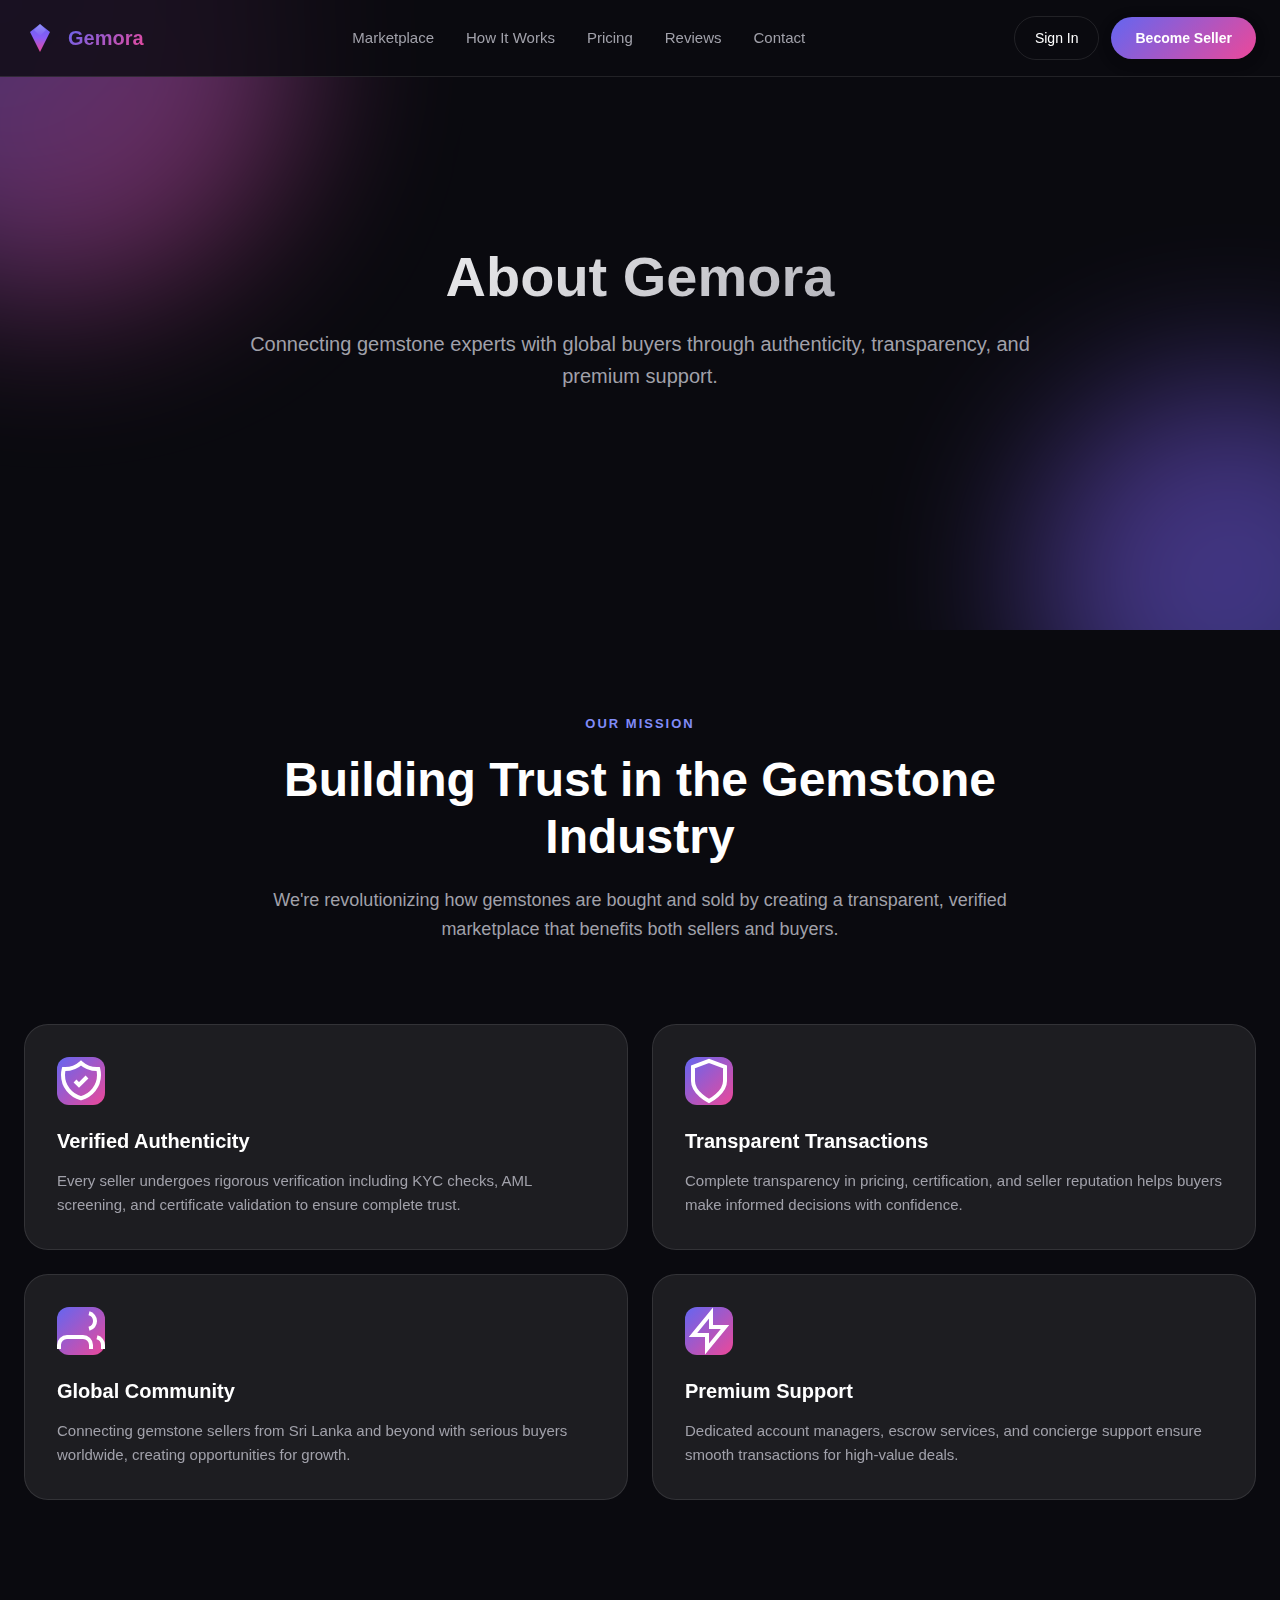
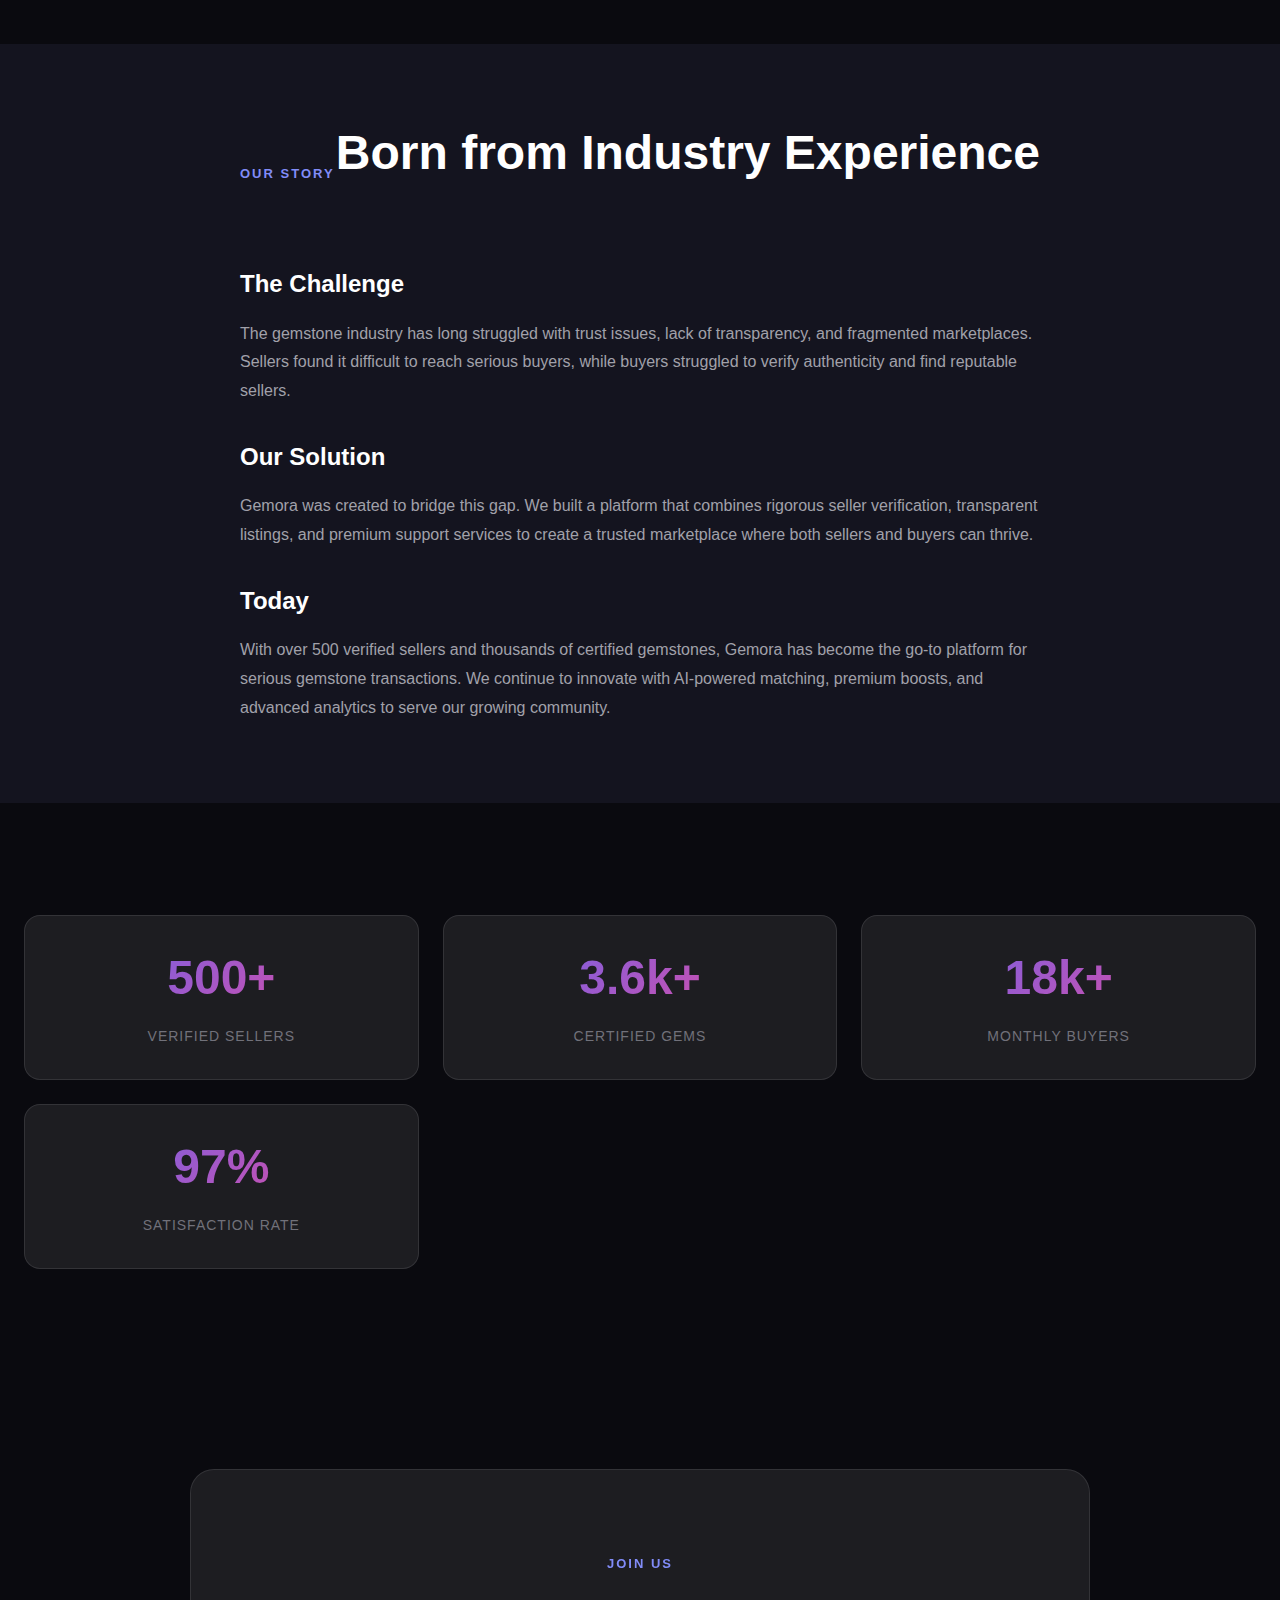
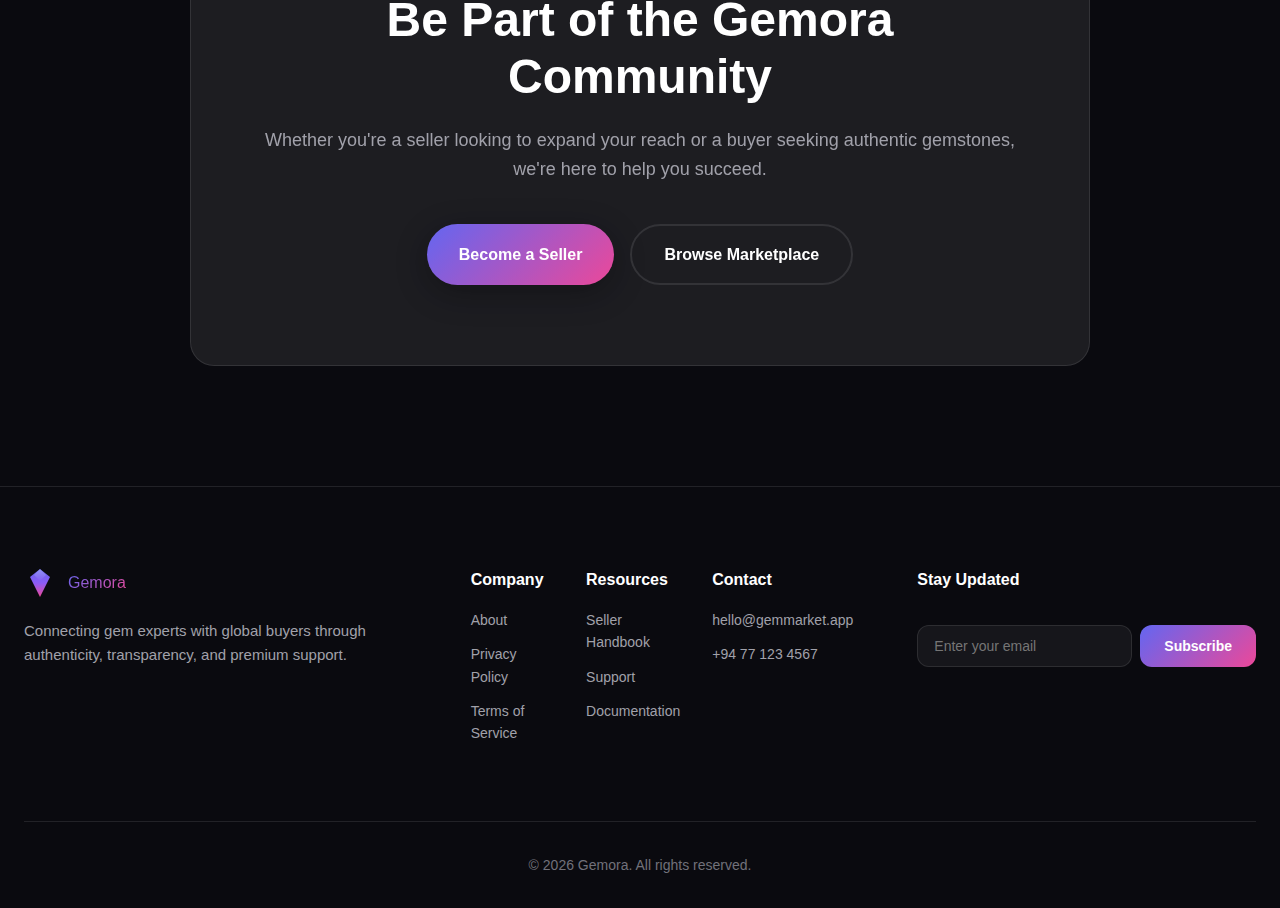
<file: src/main/frontend/recource/about.html>
<!DOCTYPE html>
<html lang="en">
<head>
    <meta charset="UTF-8">
    <meta name="viewport" content="width=device-width, initial-scale=1.0">
    <title>About Us | Gemora</title>
    <meta name="description" content="Learn about Gemora - the trusted marketplace for certified gemstones and verified sellers.">
    <link rel="stylesheet" href="styles.css">
</head>
<body>
    <!-- Navigation -->
    <nav class="nav">
        <div class="nav-container">
            <a href="index.html" class="nav-logo">
                <div class="logo-icon">
                    <svg width="32" height="32" viewBox="0 0 32 32" fill="none" xmlns="http://www.w3.org/2000/svg">
                        <path d="M16 2L6 10L16 30L26 10L16 2Z" fill="url(#logoGradient)"/>
                        <path d="M16 2L10 8L16 14L22 8L16 2Z" fill="url(#logoGradient2)"/>
                        <defs>
                            <linearGradient id="logoGradient" x1="16" y1="2" x2="16" y2="30" gradientUnits="userSpaceOnUse">
                                <stop offset="0%" stop-color="#6366f1"/>
                                <stop offset="50%" stop-color="#8b5cf6"/>
                                <stop offset="100%" stop-color="#ec4899"/>
                            </linearGradient>
                            <linearGradient id="logoGradient2" x1="16" y1="2" x2="16" y2="14" gradientUnits="userSpaceOnUse">
                                <stop offset="0%" stop-color="#ffffff" stop-opacity="0.3"/>
                                <stop offset="100%" stop-color="#ffffff" stop-opacity="0"/>
                            </linearGradient>
                        </defs>
                    </svg>
                </div>
                <span class="logo-text">Gemora</span>
            </a>
            <div class="nav-menu" id="navMenu">
                <a href="index.html#marketplace" class="nav-link">Marketplace</a>
                <a href="index.html#workflow" class="nav-link">How It Works</a>
                <a href="index.html#plans" class="nav-link">Pricing</a>
                <a href="index.html#testimonials" class="nav-link">Reviews</a>
                <a href="contact.html" class="nav-link">Contact</a>
            </div>
            <div class="nav-actions">
                <a href="login.html" class="btn-ghost">Sign In</a>
                <a href="seller.html" class="btn-gradient">Become Seller</a>
            </div>
            <button class="nav-toggle" id="navToggle" aria-label="Toggle menu">
                <span></span>
                <span></span>
                <span></span>
            </button>
        </div>
    </nav>

    <!-- About Hero -->
    <section class="seller-hero">
        <div class="seller-hero-bg">
            <div class="gradient-orb orb-1"></div>
            <div class="gradient-orb orb-2"></div>
        </div>
        <div class="container">
            <div class="seller-hero-content">
                <h1 class="seller-title">About Gemora</h1>
                <p class="seller-subtitle">Connecting gemstone experts with global buyers through authenticity, transparency, and premium support.</p>
            </div>
        </div>
    </section>

    <!-- Mission Section -->
    <section class="features" style="padding: 80px 0;">
        <div class="container">
            <div class="section-header">
                <p class="section-tag">Our Mission</p>
                <h2 class="section-title">Building Trust in the Gemstone Industry</h2>
                <p class="section-description">We're revolutionizing how gemstones are bought and sold by creating a transparent, verified marketplace that benefits both sellers and buyers.</p>
            </div>
            <div class="features-grid">
                <div class="feature-box">
                    <div class="feature-icon">
                        <svg viewBox="0 0 24 24" fill="none" stroke="currentColor" stroke-width="2">
                            <path d="M9 12l2 2 4-4m5.618-4.016A11.955 11.955 0 0112 2.944a11.955 11.955 0 01-8.618 3.04A12.02 12.02 0 003 9c0 5.591 3.824 10.29 9 11.622 5.176-1.332 9-6.03 9-11.622 0-1.042-.133-2.052-.382-3.016z"/>
                        </svg>
                    </div>
                    <h3>Verified Authenticity</h3>
                    <p>Every seller undergoes rigorous verification including KYC checks, AML screening, and certificate validation to ensure complete trust.</p>
                </div>
                <div class="feature-box">
                    <div class="feature-icon">
                        <svg viewBox="0 0 24 24" fill="none" stroke="currentColor" stroke-width="2">
                            <path d="M12 22s8-4 8-10V5l-8-3-8 3v7c0 6 8 10 8 10z"/>
                        </svg>
                    </div>
                    <h3>Transparent Transactions</h3>
                    <p>Complete transparency in pricing, certification, and seller reputation helps buyers make informed decisions with confidence.</p>
                </div>
                <div class="feature-box">
                    <div class="feature-icon">
                        <svg viewBox="0 0 24 24" fill="none" stroke="currentColor" stroke-width="2">
                            <path d="M17 21v-2a4 4 0 00-4-4H5a4 4 0 00-4 4v2M23 21v-2a4 4 0 00-3-3.87M16 3.13a4 4 0 010 7.75"/>
                        </svg>
                    </div>
                    <h3>Global Community</h3>
                    <p>Connecting gemstone sellers from Sri Lanka and beyond with serious buyers worldwide, creating opportunities for growth.</p>
                </div>
                <div class="feature-box">
                    <div class="feature-icon">
                        <svg viewBox="0 0 24 24" fill="none" stroke="currentColor" stroke-width="2">
                            <path d="M13 10V3L4 14h7v7l9-11h-7z"/>
                        </svg>
                    </div>
                    <h3>Premium Support</h3>
                    <p>Dedicated account managers, escrow services, and concierge support ensure smooth transactions for high-value deals.</p>
                </div>
            </div>
        </div>
    </section>

    <!-- Story Section -->
    <section class="listings" style="padding: 80px 0;">
        <div class="container">
            <div class="section-header">
                <p class="section-tag">Our Story</p>
                <h2 class="section-title">Born from Industry Experience</h2>
            </div>
            <div style="max-width: 800px; margin: 0 auto;">
                <div style="display: grid; gap: 32px;">
                    <div>
                        <h3 style="font-size: 24px; font-weight: 600; margin-bottom: 16px;">The Challenge</h3>
                        <p style="font-size: 16px; color: var(--text-secondary); line-height: 1.8;">The gemstone industry has long struggled with trust issues, lack of transparency, and fragmented marketplaces. Sellers found it difficult to reach serious buyers, while buyers struggled to verify authenticity and find reputable sellers.</p>
                    </div>
                    <div>
                        <h3 style="font-size: 24px; font-weight: 600; margin-bottom: 16px;">Our Solution</h3>
                        <p style="font-size: 16px; color: var(--text-secondary); line-height: 1.8;">Gemora was created to bridge this gap. We built a platform that combines rigorous seller verification, transparent listings, and premium support services to create a trusted marketplace where both sellers and buyers can thrive.</p>
                    </div>
                    <div>
                        <h3 style="font-size: 24px; font-weight: 600; margin-bottom: 16px;">Today</h3>
                        <p style="font-size: 16px; color: var(--text-secondary); line-height: 1.8;">With over 500 verified sellers and thousands of certified gemstones, Gemora has become the go-to platform for serious gemstone transactions. We continue to innovate with AI-powered matching, premium boosts, and advanced analytics to serve our growing community.</p>
                    </div>
                </div>
            </div>
        </div>
    </section>

    <!-- Stats Section -->
    <section class="pricing" style="padding: 80px 0;">
        <div class="container">
            <div class="marketplace-stats">
                <div class="stat-card">
                    <div class="stat-value">500+</div>
                    <div class="stat-label">Verified Sellers</div>
                </div>
                <div class="stat-card">
                    <div class="stat-value">3.6k+</div>
                    <div class="stat-label">Certified Gems</div>
                </div>
                <div class="stat-card">
                    <div class="stat-value">18k+</div>
                    <div class="stat-label">Monthly Buyers</div>
                </div>
                <div class="stat-card">
                    <div class="stat-value">97%</div>
                    <div class="stat-label">Satisfaction Rate</div>
                </div>
            </div>
        </div>
    </section>

    <!-- CTA Section -->
    <section class="cta">
        <div class="container">
            <div class="cta-card">
                <p class="section-tag">Join Us</p>
                <h2 class="section-title">Be Part of the Gemora Community</h2>
                <p class="section-description">Whether you're a seller looking to expand your reach or a buyer seeking authentic gemstones, we're here to help you succeed.</p>
                <div class="cta-buttons">
                    <a href="seller.html" class="btn-primary-large">Become a Seller</a>
                    <a href="marketplace.html" class="btn-outline-large">Browse Marketplace</a>
                </div>
            </div>
        </div>
    </section>

    <!-- Footer -->
    <footer class="footer">
        <div class="container">
            <div class="footer-content">
                <div class="footer-brand">
                    <div class="footer-logo">
                        <div class="logo-icon">
                            <svg width="32" height="32" viewBox="0 0 32 32" fill="none" xmlns="http://www.w3.org/2000/svg">
                                <path d="M16 2L6 10L16 30L26 10L16 2Z" fill="url(#footerLogoGradient)"/>
                                <path d="M16 2L10 8L16 14L22 8L16 2Z" fill="url(#footerLogoGradient2)"/>
                                <defs>
                                    <linearGradient id="footerLogoGradient" x1="16" y1="2" x2="16" y2="30" gradientUnits="userSpaceOnUse">
                                        <stop offset="0%" stop-color="#6366f1"/>
                                        <stop offset="50%" stop-color="#8b5cf6"/>
                                        <stop offset="100%" stop-color="#ec4899"/>
                                    </linearGradient>
                                    <linearGradient id="footerLogoGradient2" x1="16" y1="2" x2="16" y2="14" gradientUnits="userSpaceOnUse">
                                        <stop offset="0%" stop-color="#ffffff" stop-opacity="0.3"/>
                                        <stop offset="100%" stop-color="#ffffff" stop-opacity="0"/>
                                    </linearGradient>
                                </defs>
                            </svg>
                        </div>
                        <span class="logo-text">Gemora</span>
                    </div>
                    <p class="footer-description">Connecting gem experts with global buyers through authenticity, transparency, and premium support.</p>
                </div>
                <div class="footer-links">
                    <div class="footer-column">
                        <h4>Company</h4>
                        <a href="about.html">About</a>
                        <a href="#">Privacy Policy</a>
                        <a href="#">Terms of Service</a>
                    </div>
                    <div class="footer-column">
                        <h4>Resources</h4>
                        <a href="#">Seller Handbook</a>
                        <a href="contact.html">Support</a>
                        <a href="#">Documentation</a>
                    </div>
                    <div class="footer-column">
                        <h4>Contact</h4>
                        <a href="mailto:hello@gemmarket.app">hello@gemmarket.app</a>
                        <a href="tel:+94771234567">+94 77 123 4567</a>
                    </div>
                </div>
                <div class="footer-newsletter">
                    <h4>Stay Updated</h4>
                    <div class="newsletter-form">
                        <input type="email" placeholder="Enter your email" class="newsletter-input">
                        <button class="newsletter-btn">Subscribe</button>
                    </div>
                </div>
            </div>
            <div class="footer-bottom">
                <p>&copy; <span id="currentYear"></span> Gemora. All rights reserved.</p>
            </div>
        </div>
    </footer>

    <script src="script.js"></script>
</body>
</html>
</file>
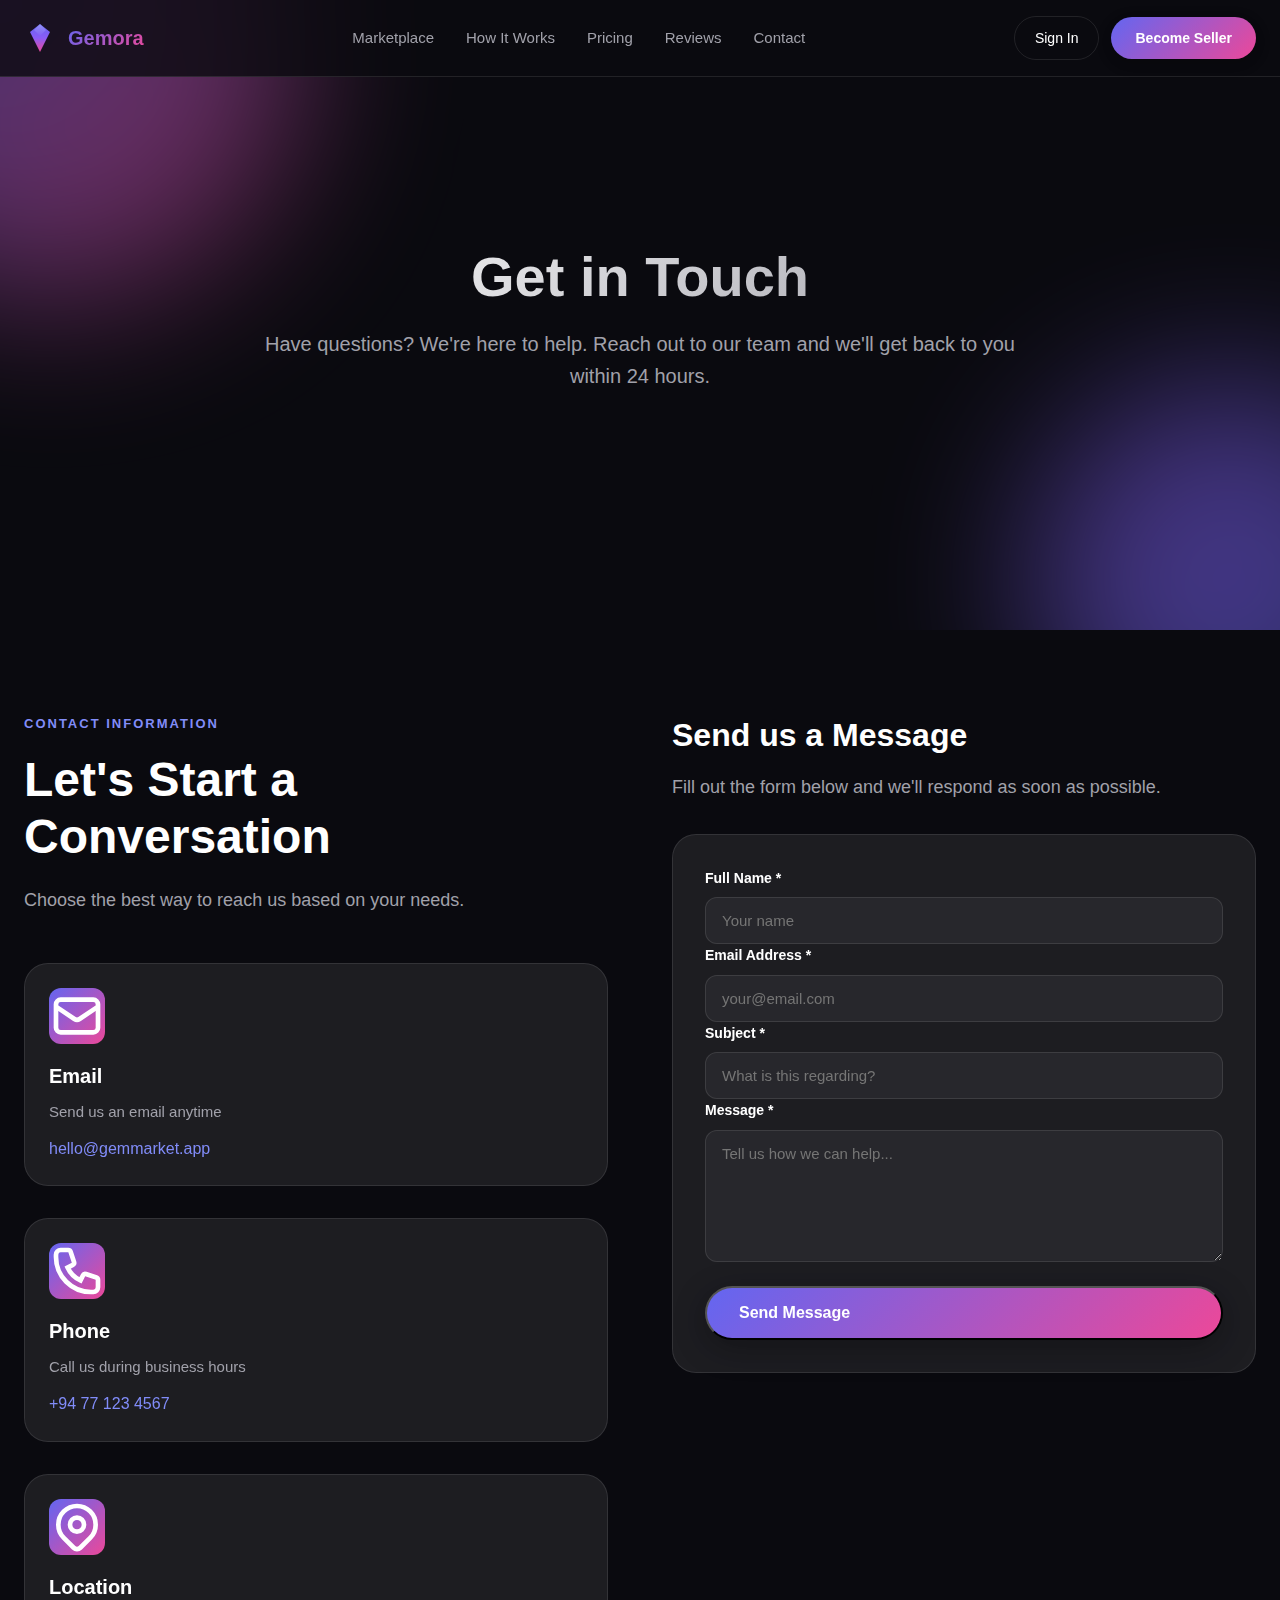
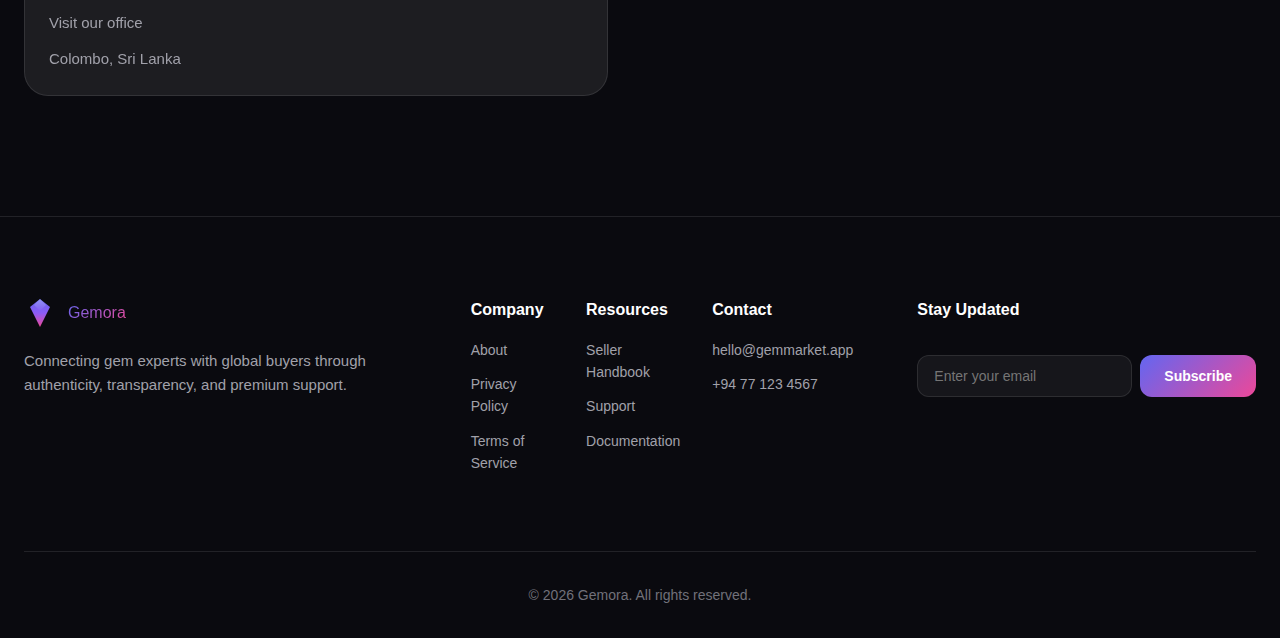
<file: src/main/frontend/recource/contact.html>
<!DOCTYPE html>
<html lang="en">
<head>
    <meta charset="UTF-8">
    <meta name="viewport" content="width=device-width, initial-scale=1.0">
    <title>Contact Us | Gemora</title>
    <meta name="description" content="Get in touch with Gemora. We're here to help with your questions and support needs.">
    <link rel="stylesheet" href="styles.css">
</head>
<body>
    <!-- Navigation -->
    <nav class="nav">
        <div class="nav-container">
            <a href="index.html" class="nav-logo">
                <div class="logo-icon">
                    <svg width="32" height="32" viewBox="0 0 32 32" fill="none" xmlns="http://www.w3.org/2000/svg">
                        <path d="M16 2L6 10L16 30L26 10L16 2Z" fill="url(#contactLogoGradient)"/>
                        <path d="M16 2L10 8L16 14L22 8L16 2Z" fill="url(#contactLogoGradient2)"/>
                        <defs>
                            <linearGradient id="contactLogoGradient" x1="16" y1="2" x2="16" y2="30" gradientUnits="userSpaceOnUse">
                                <stop offset="0%" stop-color="#6366f1"/>
                                <stop offset="50%" stop-color="#8b5cf6"/>
                                <stop offset="100%" stop-color="#ec4899"/>
                            </linearGradient>
                            <linearGradient id="contactLogoGradient2" x1="16" y1="2" x2="16" y2="14" gradientUnits="userSpaceOnUse">
                                <stop offset="0%" stop-color="#ffffff" stop-opacity="0.3"/>
                                <stop offset="100%" stop-color="#ffffff" stop-opacity="0"/>
                            </linearGradient>
                        </defs>
                    </svg>
                </div>
                <span class="logo-text">Gemora</span>
            </a>
            <div class="nav-menu" id="navMenu">
                <a href="index.html#marketplace" class="nav-link">Marketplace</a>
                <a href="index.html#workflow" class="nav-link">How It Works</a>
                <a href="index.html#plans" class="nav-link">Pricing</a>
                <a href="index.html#testimonials" class="nav-link">Reviews</a>
                <a href="contact.html" class="nav-link">Contact</a>
            </div>
            <div class="nav-actions">
                <a href="login.html" class="btn-ghost">Sign In</a>
                <a href="seller.html" class="btn-gradient">Become Seller</a>
            </div>
            <button class="nav-toggle" id="navToggle" aria-label="Toggle menu">
                <span></span>
                <span></span>
                <span></span>
            </button>
        </div>
    </nav>

    <!-- Contact Hero -->
    <section class="seller-hero">
        <div class="seller-hero-bg">
            <div class="gradient-orb orb-1"></div>
            <div class="gradient-orb orb-2"></div>
        </div>
        <div class="container">
            <div class="seller-hero-content">
                <h1 class="seller-title">Get in Touch</h1>
                <p class="seller-subtitle">Have questions? We're here to help. Reach out to our team and we'll get back to you within 24 hours.</p>
            </div>
        </div>
    </section>

    <!-- Contact Section -->
    <section class="seller-form-section">
        <div class="container">
            <div style="display: grid; grid-template-columns: 1fr 1fr; gap: 64px; align-items: start;">
                <!-- Contact Info -->
                <div>
                    <div class="section-header" style="text-align: left; margin-bottom: 48px;">
                        <p class="section-tag">Contact Information</p>
                        <h2 class="section-title" style="text-align: left;">Let's Start a Conversation</h2>
                        <p class="section-description" style="text-align: left;">Choose the best way to reach us based on your needs.</p>
                    </div>
                    
                    <div style="display: flex; flex-direction: column; gap: 32px;">
                        <div class="info-card" style="text-align: left; padding: 24px;">
                            <div class="info-icon" style="margin: 0 0 16px 0;">
                                <svg viewBox="0 0 24 24" fill="none" stroke="currentColor" stroke-width="2">
                                    <path d="M3 8l7.89 5.26a2 2 0 002.22 0L21 8M5 19h14a2 2 0 002-2V7a2 2 0 00-2-2H5a2 2 0 00-2 2v10a2 2 0 002 2z"/>
                                </svg>
                            </div>
                            <h3 style="font-size: 20px; font-weight: 600; margin-bottom: 8px;">Email</h3>
                            <p style="color: var(--text-secondary); margin-bottom: 12px;">Send us an email anytime</p>
                            <a href="mailto:hello@gemmarket.app" style="color: var(--primary-light); text-decoration: none; font-weight: 500;">hello@gemmarket.app</a>
                        </div>

                        <div class="info-card" style="text-align: left; padding: 24px;">
                            <div class="info-icon" style="margin: 0 0 16px 0;">
                                <svg viewBox="0 0 24 24" fill="none" stroke="currentColor" stroke-width="2">
                                    <path d="M3 5a2 2 0 012-2h3.28a1 1 0 01.948.684l1.498 4.493a1 1 0 01-.502 1.21l-2.257 1.13a11.042 11.042 0 005.516 5.516l1.13-2.257a1 1 0 011.21-.502l4.493 1.498a1 1 0 01.684.949V19a2 2 0 01-2 2h-1C9.716 21 3 14.284 3 6V5z"/>
                                </svg>
                            </div>
                            <h3 style="font-size: 20px; font-weight: 600; margin-bottom: 8px;">Phone</h3>
                            <p style="color: var(--text-secondary); margin-bottom: 12px;">Call us during business hours</p>
                            <a href="tel:+94771234567" style="color: var(--primary-light); text-decoration: none; font-weight: 500;">+94 77 123 4567</a>
                        </div>

                        <div class="info-card" style="text-align: left; padding: 24px;">
                            <div class="info-icon" style="margin: 0 0 16px 0;">
                                <svg viewBox="0 0 24 24" fill="none" stroke="currentColor" stroke-width="2">
                                    <path d="M17.657 16.657L13.414 20.9a1.998 1.998 0 01-2.827 0l-4.244-4.243a8 8 0 1111.314 0z"/>
                                    <path d="M15 11a3 3 0 11-6 0 3 3 0 016 0z"/>
                                </svg>
                            </div>
                            <h3 style="font-size: 20px; font-weight: 600; margin-bottom: 8px;">Location</h3>
                            <p style="color: var(--text-secondary); margin-bottom: 12px;">Visit our office</p>
                            <p style="color: var(--text-secondary);">Colombo, Sri Lanka</p>
                        </div>
                    </div>
                </div>

                <!-- Contact Form -->
                <div>
                    <div class="form-header" style="text-align: left; margin-bottom: 32px;">
                        <h2 style="font-size: 32px; font-weight: 700; margin-bottom: 12px;">Send us a Message</h2>
                        <p style="color: var(--text-secondary);">Fill out the form below and we'll respond as soon as possible.</p>
                    </div>
                    <form id="contactForm" class="seller-form" style="padding: 32px;">
                        <div class="form-group">
                            <label for="contactName" class="form-label">Full Name *</label>
                            <input type="text" id="contactName" name="contactName" class="form-input" placeholder="Your name" required>
                            <span class="form-error" id="contactNameError"></span>
                        </div>
                        <div class="form-group">
                            <label for="contactEmail" class="form-label">Email Address *</label>
                            <input type="email" id="contactEmail" name="contactEmail" class="form-input" placeholder="your@email.com" required>
                            <span class="form-error" id="contactEmailError"></span>
                        </div>
                        <div class="form-group">
                            <label for="contactSubject" class="form-label">Subject *</label>
                            <input type="text" id="contactSubject" name="contactSubject" class="form-input" placeholder="What is this regarding?" required>
                            <span class="form-error" id="contactSubjectError"></span>
                        </div>
                        <div class="form-group">
                            <label for="contactMessage" class="form-label">Message *</label>
                            <textarea id="contactMessage" name="contactMessage" class="form-textarea" rows="6" placeholder="Tell us how we can help..." required></textarea>
                            <span class="form-error" id="contactMessageError"></span>
                        </div>
                        <div class="form-actions" style="margin-top: 24px;">
                            <button type="submit" class="btn-primary-large" style="width: 100%;">
                                <span id="contactSubmitText">Send Message</span>
                            </button>
                            <p class="form-success" id="contactSuccessMessage"></p>
                        </div>
                    </form>
                </div>
            </div>
        </div>
    </section>

    <!-- Footer -->
    <footer class="footer">
        <div class="container">
            <div class="footer-content">
                <div class="footer-brand">
                    <div class="footer-logo">
                        <div class="logo-icon">
                            <svg width="32" height="32" viewBox="0 0 32 32" fill="none" xmlns="http://www.w3.org/2000/svg">
                                <path d="M16 2L6 10L16 30L26 10L16 2Z" fill="url(#contactFooterLogoGradient)"/>
                                <path d="M16 2L10 8L16 14L22 8L16 2Z" fill="url(#contactFooterLogoGradient2)"/>
                                <defs>
                                    <linearGradient id="contactFooterLogoGradient" x1="16" y1="2" x2="16" y2="30" gradientUnits="userSpaceOnUse">
                                        <stop offset="0%" stop-color="#6366f1"/>
                                        <stop offset="50%" stop-color="#8b5cf6"/>
                                        <stop offset="100%" stop-color="#ec4899"/>
                                    </linearGradient>
                                    <linearGradient id="contactFooterLogoGradient2" x1="16" y1="2" x2="16" y2="14" gradientUnits="userSpaceOnUse">
                                        <stop offset="0%" stop-color="#ffffff" stop-opacity="0.3"/>
                                        <stop offset="100%" stop-color="#ffffff" stop-opacity="0"/>
                                    </linearGradient>
                                </defs>
                            </svg>
                        </div>
                        <span class="logo-text">Gemora</span>
                    </div>
                    <p class="footer-description">Connecting gem experts with global buyers through authenticity, transparency, and premium support.</p>
                </div>
                <div class="footer-links">
                    <div class="footer-column">
                        <h4>Company</h4>
                        <a href="about.html">About</a>
                        <a href="#">Privacy Policy</a>
                        <a href="#">Terms of Service</a>
                    </div>
                    <div class="footer-column">
                        <h4>Resources</h4>
                        <a href="#">Seller Handbook</a>
                        <a href="contact.html">Support</a>
                        <a href="#">Documentation</a>
                    </div>
                    <div class="footer-column">
                        <h4>Contact</h4>
                        <a href="mailto:hello@gemmarket.app">hello@gemmarket.app</a>
                        <a href="tel:+94771234567">+94 77 123 4567</a>
                    </div>
                </div>
                <div class="footer-newsletter">
                    <h4>Stay Updated</h4>
                    <div class="newsletter-form">
                        <input type="email" placeholder="Enter your email" class="newsletter-input">
                        <button class="newsletter-btn">Subscribe</button>
                    </div>
                </div>
            </div>
            <div class="footer-bottom">
                <p>&copy; <span id="currentYear"></span> Gemora. All rights reserved.</p>
            </div>
        </div>
    </footer>

    <script src="script.js"></script>
    <script>
        // Contact form handling
        document.addEventListener('DOMContentLoaded', function() {
            const contactForm = document.getElementById('contactForm');
            if (contactForm) {
                contactForm.addEventListener('submit', function(e) {
                    e.preventDefault();
                    
                    // Clear previous errors
                    document.querySelectorAll('#contactForm .form-error').forEach(error => {
                        error.classList.remove('show');
                        error.textContent = '';
                    });
                    
                    const submitBtn = contactForm.querySelector('button[type="submit"]');
                    const submitText = document.getElementById('contactSubmitText');
                    const successMessage = document.getElementById('contactSuccessMessage');
                    
                    // Get form data
                    const formData = new FormData(contactForm);
                    const name = formData.get('contactName')?.trim();
                    const email = formData.get('contactEmail')?.trim();
                    const subject = formData.get('contactSubject')?.trim();
                    const message = formData.get('contactMessage')?.trim();
                    
                    const errors = [];
                    
                    if (!name) errors.push({ field: 'contactName', message: 'Name is required.' });
                    if (!email) {
                        errors.push({ field: 'contactEmail', message: 'Email is required.' });
                    } else if (!/^[^\s@]+@[^\s@]+\.[^\s@]+$/.test(email)) {
                        errors.push({ field: 'contactEmail', message: 'Please enter a valid email address.' });
                    }
                    if (!subject) errors.push({ field: 'contactSubject', message: 'Subject is required.' });
                    if (!message) errors.push({ field: 'contactMessage', message: 'Message is required.' });
                    
                    if (errors.length > 0) {
                        errors.forEach(error => {
                            const errorElement = document.getElementById(error.field + 'Error');
                            if (errorElement) {
                                errorElement.textContent = error.message;
                                errorElement.classList.add('show');
                            }
                        });
                        return;
                    }
                    
                    // Disable submit button
                    submitBtn.disabled = true;
                    submitText.textContent = 'Sending...';
                    
                    // Simulate form submission
                    setTimeout(() => {
                        contactForm.reset();
                        if (successMessage) {
                            successMessage.textContent = 'Thank you! Your message has been sent. We\'ll get back to you within 24 hours.';
                            successMessage.classList.add('show');
                        }
                        submitBtn.disabled = false;
                        submitText.textContent = 'Send Message';
                        
                        setTimeout(() => {
                            if (successMessage) {
                                successMessage.classList.remove('show');
                            }
                        }, 10000);
                    }, 1200);
                });
            }
        });
    </script>
</body>
</html>
</file>
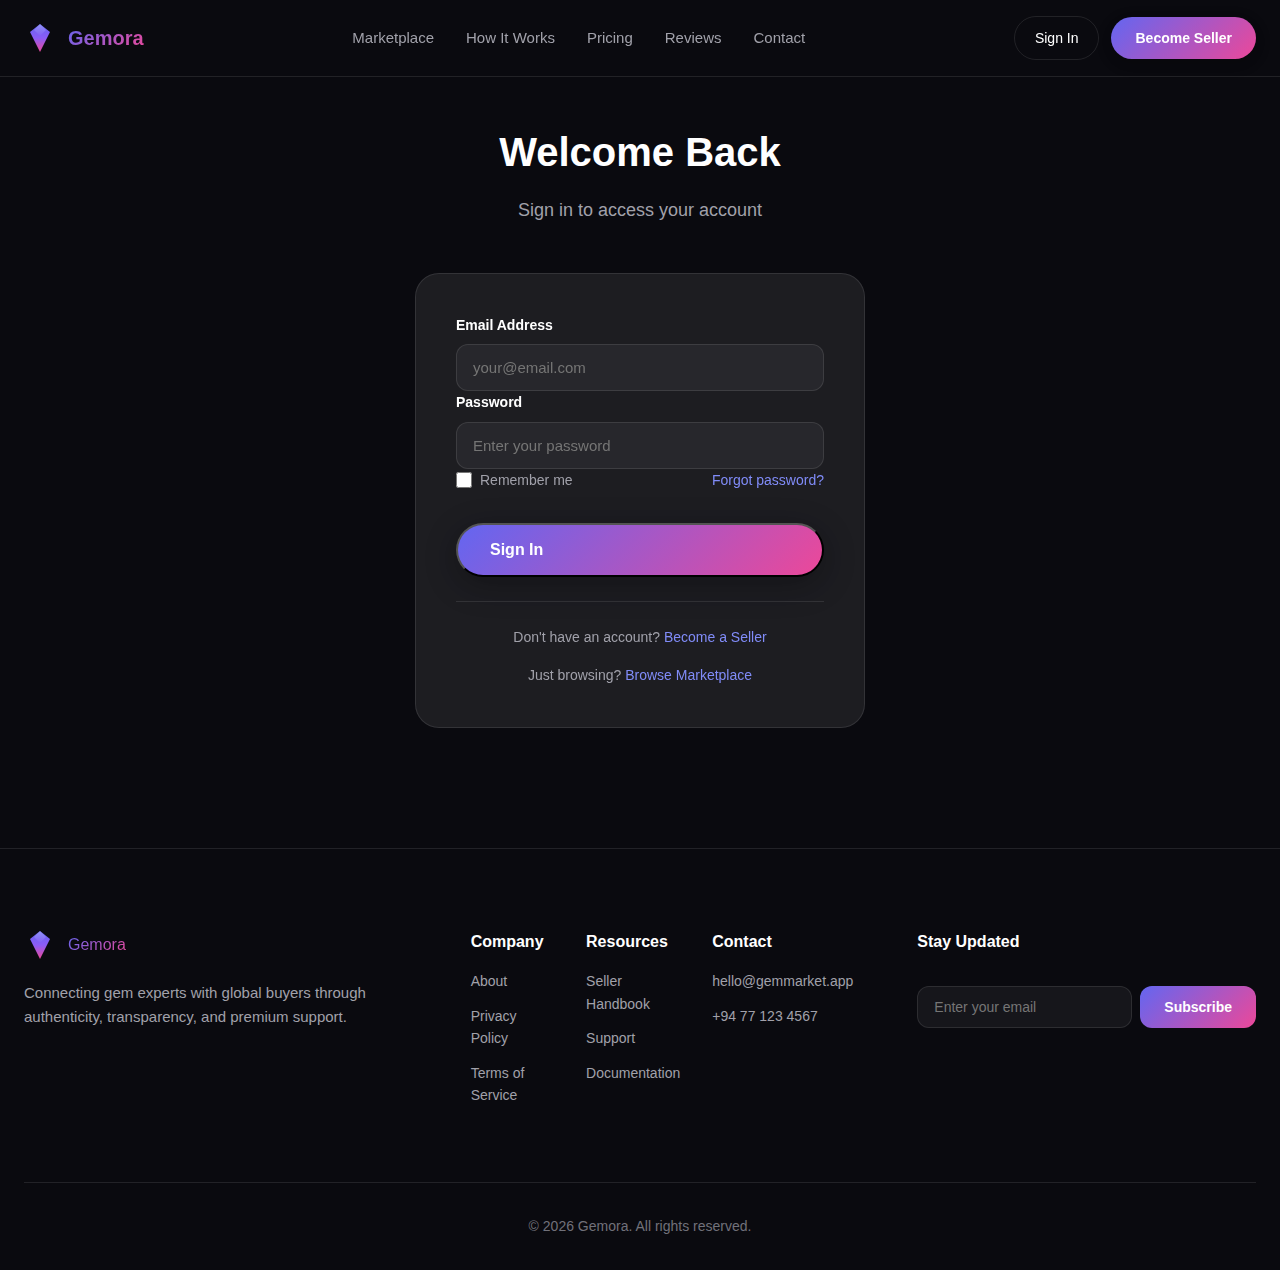
<file: src/main/frontend/recource/login.html>
<!DOCTYPE html>
<html lang="en">
<head>
    <meta charset="UTF-8">
    <meta name="viewport" content="width=device-width, initial-scale=1.0">
    <title>Sign In | Gemora</title>
    <meta name="description" content="Sign in to your Gemora account to access seller dashboard and premium features.">
    <link rel="stylesheet" href="styles.css">
</head>
<body>
    <!-- Navigation -->
    <nav class="nav">
        <div class="nav-container">
            <a href="index.html" class="nav-logo">
                <div class="logo-icon">
                    <svg width="32" height="32" viewBox="0 0 32 32" fill="none" xmlns="http://www.w3.org/2000/svg">
                        <path d="M16 2L6 10L16 30L26 10L16 2Z" fill="url(#loginLogoGradient)"/>
                        <path d="M16 2L10 8L16 14L22 8L16 2Z" fill="url(#loginLogoGradient2)"/>
                        <defs>
                            <linearGradient id="loginLogoGradient" x1="16" y1="2" x2="16" y2="30" gradientUnits="userSpaceOnUse">
                                <stop offset="0%" stop-color="#6366f1"/>
                                <stop offset="50%" stop-color="#8b5cf6"/>
                                <stop offset="100%" stop-color="#ec4899"/>
                            </linearGradient>
                            <linearGradient id="loginLogoGradient2" x1="16" y1="2" x2="16" y2="14" gradientUnits="userSpaceOnUse">
                                <stop offset="0%" stop-color="#ffffff" stop-opacity="0.3"/>
                                <stop offset="100%" stop-color="#ffffff" stop-opacity="0"/>
                            </linearGradient>
                        </defs>
                    </svg>
                </div>
                <span class="logo-text">Gemora</span>
            </a>
            <div class="nav-menu" id="navMenu">
                <a href="marketplace.html" class="nav-link">Marketplace</a>
                <a href="index.html#workflow" class="nav-link">How It Works</a>
                <a href="index.html#plans" class="nav-link">Pricing</a>
                <a href="index.html#testimonials" class="nav-link">Reviews</a>
                <a href="contact.html" class="nav-link">Contact</a>
            </div>
            <div class="nav-actions">
                <a href="login.html" class="btn-ghost">Sign In</a>
                <a href="seller.html" class="btn-gradient">Become Seller</a>
            </div>
            <button class="nav-toggle" id="navToggle" aria-label="Toggle menu">
                <span></span>
                <span></span>
                <span></span>
            </button>
        </div>
    </nav>

    <!-- Login Section -->
    <section class="seller-form-section" style="padding: 120px 0;">
        <div class="container">
            <div style="max-width: 450px; margin: 0 auto;">
                <div class="form-header" style="text-align: center; margin-bottom: 48px;">
                    <h2 style="font-size: 40px; font-weight: 700; margin-bottom: 12px;">Welcome Back</h2>
                    <p style="color: var(--text-secondary);">Sign in to access your account</p>
                </div>
                
                <form id="loginForm" class="seller-form" style="padding: 40px;">
                    <div class="form-group">
                        <label for="loginEmail" class="form-label">Email Address</label>
                        <input type="email" id="loginEmail" name="loginEmail" class="form-input" placeholder="your@email.com" required>
                        <span class="form-error" id="loginEmailError"></span>
                    </div>
                    
                    <div class="form-group">
                        <label for="loginPassword" class="form-label">Password</label>
                        <input type="password" id="loginPassword" name="loginPassword" class="form-input" placeholder="Enter your password" required>
                        <span class="form-error" id="loginPasswordError"></span>
                    </div>
                    
                    <div style="display: flex; justify-content: space-between; align-items: center; margin-bottom: 24px;">
                        <label style="display: flex; align-items: center; gap: 8px; font-size: 14px; color: var(--text-secondary); cursor: pointer;">
                            <input type="checkbox" style="width: 16px; height: 16px; cursor: pointer;">
                            <span>Remember me</span>
                        </label>
                        <a href="#" style="color: var(--primary-light); text-decoration: none; font-size: 14px;">Forgot password?</a>
                    </div>
                    
                    <div class="form-actions" style="margin-top: 32px;">
                        <button type="submit" class="btn-primary-large" style="width: 100%;">
                            <span id="loginSubmitText">Sign In</span>
                        </button>
                        <p class="form-success" id="loginSuccessMessage"></p>
                        <p class="form-error" id="loginErrorMessage"></p>
                    </div>
                    
                    <div style="text-align: center; margin-top: 24px; padding-top: 24px; border-top: 1px solid var(--border-color);">
                        <p style="color: var(--text-secondary); font-size: 14px; margin-bottom: 16px;">
                            Don't have an account? <a href="seller.html" style="color: var(--primary-light); text-decoration: none; font-weight: 500;">Become a Seller</a>
                        </p>
                        <p style="color: var(--text-secondary); font-size: 14px;">
                            Just browsing? <a href="marketplace.html" style="color: var(--primary-light); text-decoration: none; font-weight: 500;">Browse Marketplace</a>
                        </p>
                    </div>
                </form>
            </div>
        </div>
    </section>

    <!-- Footer -->
    <footer class="footer">
        <div class="container">
            <div class="footer-content">
                <div class="footer-brand">
                    <div class="footer-logo">
                        <div class="logo-icon">
                            <svg width="32" height="32" viewBox="0 0 32 32" fill="none" xmlns="http://www.w3.org/2000/svg">
                                <path d="M16 2L6 10L16 30L26 10L16 2Z" fill="url(#loginFooterLogoGradient)"/>
                                <path d="M16 2L10 8L16 14L22 8L16 2Z" fill="url(#loginFooterLogoGradient2)"/>
                                <defs>
                                    <linearGradient id="loginFooterLogoGradient" x1="16" y1="2" x2="16" y2="30" gradientUnits="userSpaceOnUse">
                                        <stop offset="0%" stop-color="#6366f1"/>
                                        <stop offset="50%" stop-color="#8b5cf6"/>
                                        <stop offset="100%" stop-color="#ec4899"/>
                                    </linearGradient>
                                    <linearGradient id="loginFooterLogoGradient2" x1="16" y1="2" x2="16" y2="14" gradientUnits="userSpaceOnUse">
                                        <stop offset="0%" stop-color="#ffffff" stop-opacity="0.3"/>
                                        <stop offset="100%" stop-color="#ffffff" stop-opacity="0"/>
                                    </linearGradient>
                                </defs>
                            </svg>
                        </div>
                        <span class="logo-text">Gemora</span>
                    </div>
                    <p class="footer-description">Connecting gem experts with global buyers through authenticity, transparency, and premium support.</p>
                </div>
                <div class="footer-links">
                    <div class="footer-column">
                        <h4>Company</h4>
                        <a href="about.html">About</a>
                        <a href="#">Privacy Policy</a>
                        <a href="#">Terms of Service</a>
                    </div>
                    <div class="footer-column">
                        <h4>Resources</h4>
                        <a href="#">Seller Handbook</a>
                        <a href="contact.html">Support</a>
                        <a href="#">Documentation</a>
                    </div>
                    <div class="footer-column">
                        <h4>Contact</h4>
                        <a href="mailto:hello@gemmarket.app">hello@gemmarket.app</a>
                        <a href="tel:+94771234567">+94 77 123 4567</a>
                    </div>
                </div>
                <div class="footer-newsletter">
                    <h4>Stay Updated</h4>
                    <div class="newsletter-form">
                        <input type="email" placeholder="Enter your email" class="newsletter-input">
                        <button class="newsletter-btn">Subscribe</button>
                    </div>
                </div>
            </div>
            <div class="footer-bottom">
                <p>&copy; <span id="currentYear"></span> Gemora. All rights reserved.</p>
            </div>
        </div>
    </footer>

    <script src="script.js"></script>
    <script>
        // Login form handling
        document.addEventListener('DOMContentLoaded', function() {
            const loginForm = document.getElementById('loginForm');
            if (loginForm) {
                loginForm.addEventListener('submit', function(e) {
                    e.preventDefault();
                    
                    // Clear previous errors
                    document.querySelectorAll('#loginForm .form-error').forEach(error => {
                        error.classList.remove('show');
                        error.textContent = '';
                    });
                    
                    const submitBtn = loginForm.querySelector('button[type="submit"]');
                    const submitText = document.getElementById('loginSubmitText');
                    const successMessage = document.getElementById('loginSuccessMessage');
                    const errorMessage = document.getElementById('loginErrorMessage');
                    
                    const email = document.getElementById('loginEmail').value.trim();
                    const password = document.getElementById('loginPassword').value;
                    
                    if (!email) {
                        document.getElementById('loginEmailError').textContent = 'Email is required.';
                        document.getElementById('loginEmailError').classList.add('show');
                        return;
                    }
                    
                    if (!password) {
                        document.getElementById('loginPasswordError').textContent = 'Password is required.';
                        document.getElementById('loginPasswordError').classList.add('show');
                        return;
                    }
                    
                    // Disable submit button
                    submitBtn.disabled = true;
                    submitText.textContent = 'Signing in...';
                    
                    // Simulate login
                    setTimeout(() => {
                        // For demo purposes, show success
                        if (successMessage) {
                            successMessage.textContent = 'Login successful! Redirecting...';
                            successMessage.classList.add('show');
                            successMessage.style.color = 'var(--success)';
                        }
                        
                        setTimeout(() => {
                            alert('Login successful! (This is a demo - no actual authentication is performed)');
                            // In a real app, you would redirect to dashboard
                            // window.location.href = 'dashboard.html';
                        }, 1500);
                    }, 1200);
                });
            }
        });
    </script>
</body>
</html>
</file>
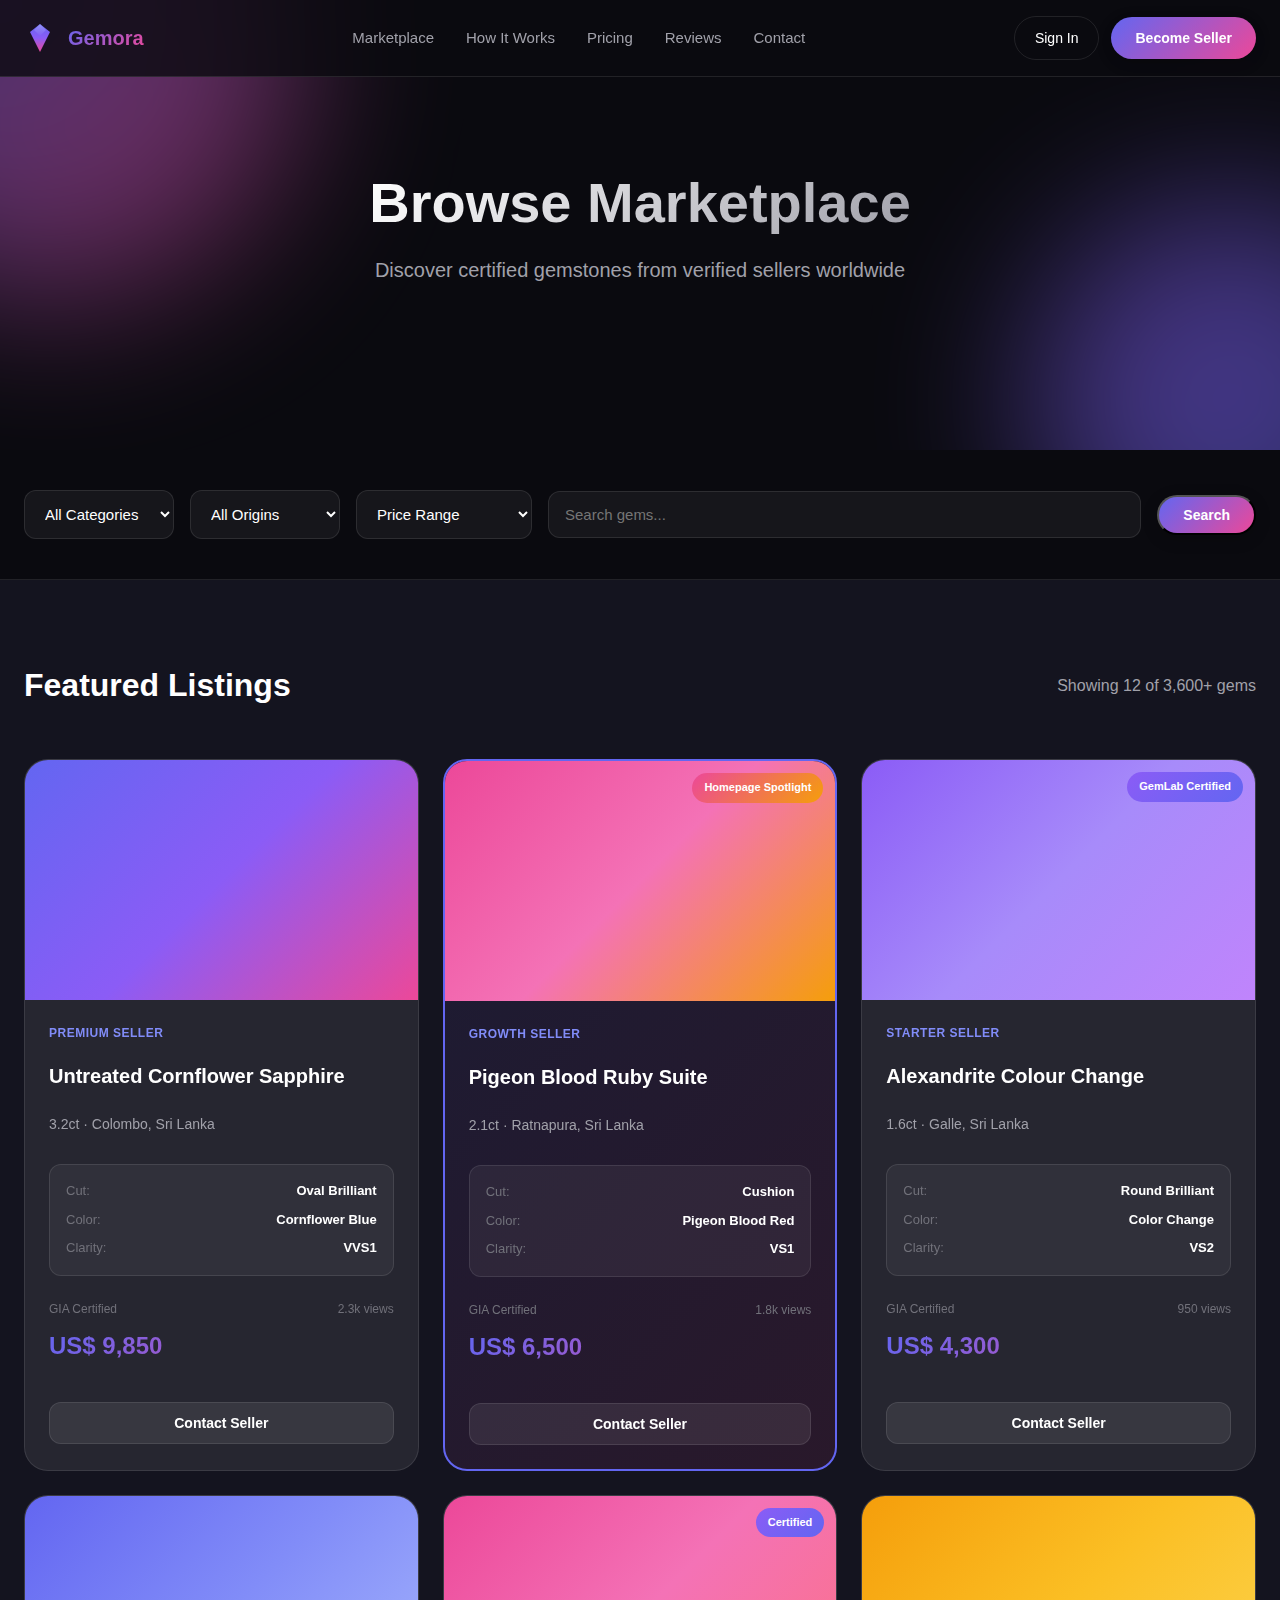
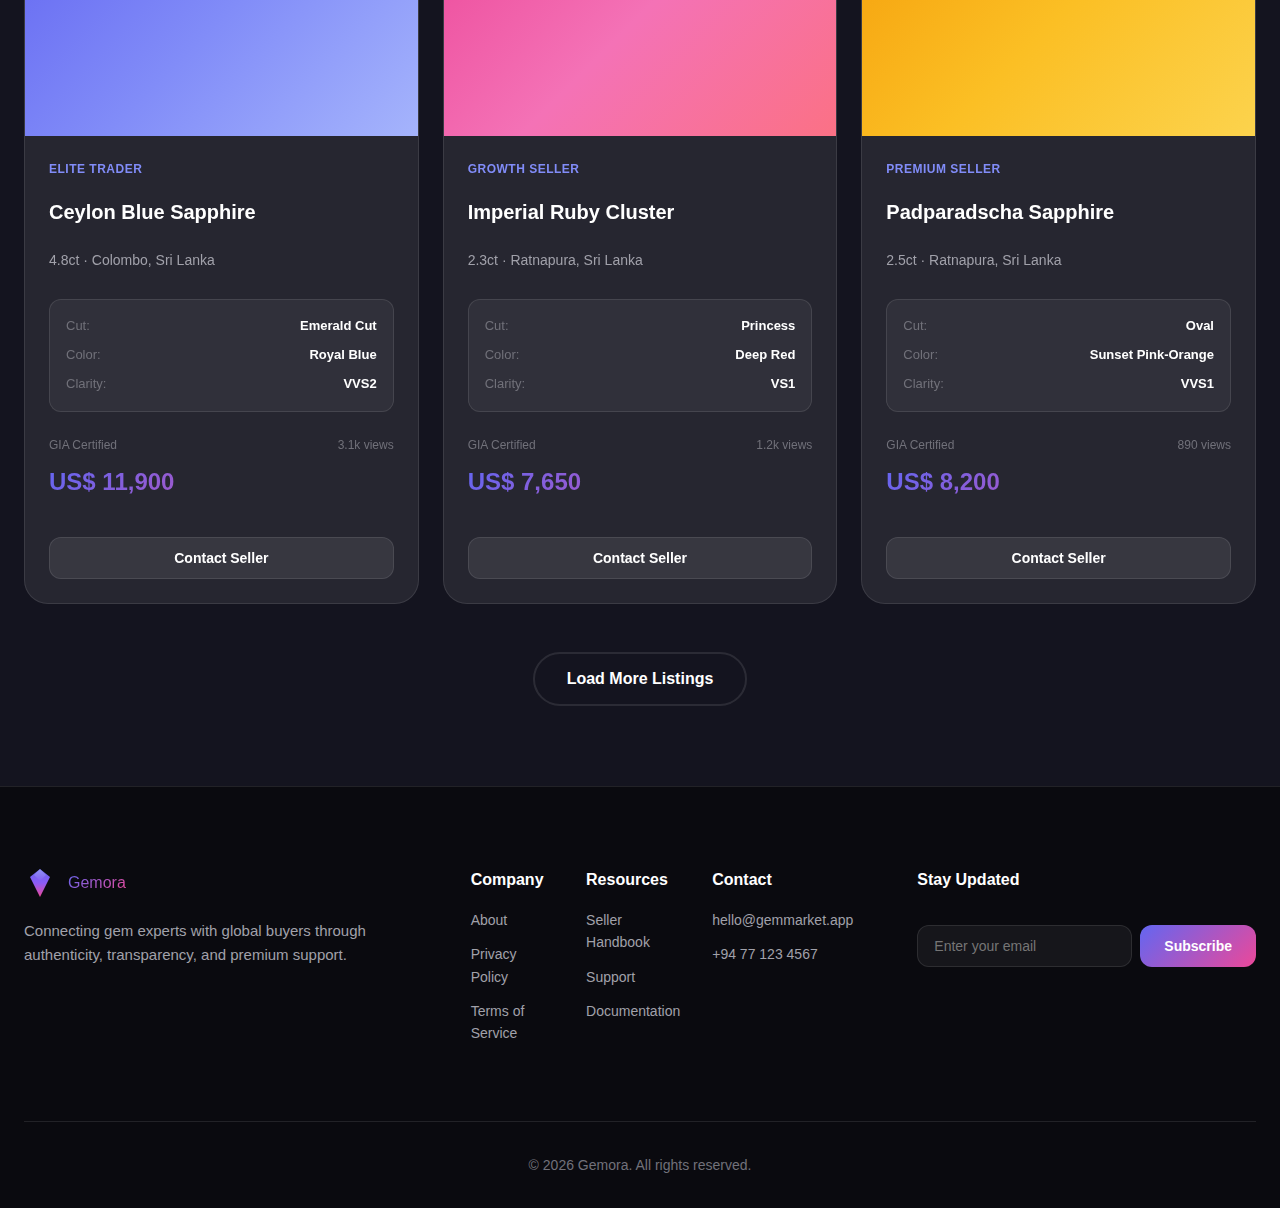
<file: src/main/frontend/recource/marketplace.html>
<!DOCTYPE html>
<html lang="en">
<head>
    <meta charset="UTF-8">
    <meta name="viewport" content="width=device-width, initial-scale=1.0">
    <title>Browse Marketplace | Gemora</title>
    <meta name="description" content="Browse certified gemstones from verified sellers on Gemora.">
    <link rel="stylesheet" href="styles.css">
</head>
<body>
    <!-- Navigation -->
    <nav class="nav">
        <div class="nav-container">
            <a href="index.html" class="nav-logo">
                <div class="logo-icon">
                    <svg width="32" height="32" viewBox="0 0 32 32" fill="none" xmlns="http://www.w3.org/2000/svg">
                        <path d="M16 2L6 10L16 30L26 10L16 2Z" fill="url(#marketplaceLogoGradient)"/>
                        <path d="M16 2L10 8L16 14L22 8L16 2Z" fill="url(#marketplaceLogoGradient2)"/>
                        <defs>
                            <linearGradient id="marketplaceLogoGradient" x1="16" y1="2" x2="16" y2="30" gradientUnits="userSpaceOnUse">
                                <stop offset="0%" stop-color="#6366f1"/>
                                <stop offset="50%" stop-color="#8b5cf6"/>
                                <stop offset="100%" stop-color="#ec4899"/>
                            </linearGradient>
                            <linearGradient id="marketplaceLogoGradient2" x1="16" y1="2" x2="16" y2="14" gradientUnits="userSpaceOnUse">
                                <stop offset="0%" stop-color="#ffffff" stop-opacity="0.3"/>
                                <stop offset="100%" stop-color="#ffffff" stop-opacity="0"/>
                            </linearGradient>
                        </defs>
                    </svg>
                </div>
                <span class="logo-text">Gemora</span>
            </a>
            <div class="nav-menu" id="navMenu">
                <a href="marketplace.html" class="nav-link">Marketplace</a>
                <a href="index.html#workflow" class="nav-link">How It Works</a>
                <a href="index.html#plans" class="nav-link">Pricing</a>
                <a href="index.html#testimonials" class="nav-link">Reviews</a>
                <a href="contact.html" class="nav-link">Contact</a>
            </div>
            <div class="nav-actions">
                <a href="login.html" class="btn-ghost">Sign In</a>
                <a href="seller.html" class="btn-gradient">Become Seller</a>
            </div>
            <button class="nav-toggle" id="navToggle" aria-label="Toggle menu">
                <span></span>
                <span></span>
                <span></span>
            </button>
        </div>
    </nav>

    <!-- Marketplace Hero -->
    <section class="seller-hero" style="min-height: 50vh; padding: 100px 0 60px;">
        <div class="seller-hero-bg">
            <div class="gradient-orb orb-1"></div>
            <div class="gradient-orb orb-2"></div>
        </div>
        <div class="container">
            <div class="seller-hero-content">
                <h1 class="seller-title">Browse Marketplace</h1>
                <p class="seller-subtitle">Discover certified gemstones from verified sellers worldwide</p>
            </div>
        </div>
    </section>

    <!-- Filters -->
    <section style="padding: 40px 0; border-bottom: 1px solid var(--border-color);">
        <div class="container">
            <div style="display: flex; gap: 16px; flex-wrap: wrap; align-items: center;">
                <select class="form-input" style="width: auto; min-width: 150px;">
                    <option>All Categories</option>
                    <option>Sapphire</option>
                    <option>Ruby</option>
                    <option>Emerald</option>
                    <option>Alexandrite</option>
                </select>
                <select class="form-input" style="width: auto; min-width: 150px;">
                    <option>All Origins</option>
                    <option>Sri Lanka</option>
                    <option>Myanmar</option>
                    <option>Colombia</option>
                    <option>Other</option>
                </select>
                <select class="form-input" style="width: auto; min-width: 150px;">
                    <option>Price Range</option>
                    <option>Under $5,000</option>
                    <option>$5,000 - $10,000</option>
                    <option>$10,000 - $25,000</option>
                    <option>Above $25,000</option>
                </select>
                <input type="text" class="form-input" placeholder="Search gems..." style="flex: 1; min-width: 200px;">
                <button class="btn-gradient">Search</button>
            </div>
        </div>
    </section>

    <!-- Listings Grid -->
    <section class="listings" style="padding: 80px 0;">
        <div class="container">
            <div style="display: flex; justify-content: space-between; align-items: center; margin-bottom: 48px;">
                <h2 style="font-size: 32px; font-weight: 700;">Featured Listings</h2>
                <p style="color: var(--text-secondary);">Showing 12 of 3,600+ gems</p>
            </div>
            <div class="listings-grid">
                <!-- Listing Card 1 -->
                <div class="listing-card">
                    <div class="listing-image-container">
                        <div class="listing-image" style="background: linear-gradient(135deg, #6366f1 0%, #8b5cf6 50%, #ec4899 100%);"></div>
                        <div class="listing-badge premium">Premium Boost</div>
                    </div>
                    <div class="listing-content">
                        <div class="seller-type">Premium Seller</div>
                        <h3 class="listing-title">Untreated Cornflower Sapphire</h3>
                        <p class="listing-specs">3.2ct · Colombo, Sri Lanka</p>
                        <div class="gem-details">
                            <div class="detail-item">
                                <span class="detail-label">Cut:</span>
                                <span class="detail-value">Oval Brilliant</span>
                            </div>
                            <div class="detail-item">
                                <span class="detail-label">Color:</span>
                                <span class="detail-value">Cornflower Blue</span>
                            </div>
                            <div class="detail-item">
                                <span class="detail-label">Clarity:</span>
                                <span class="detail-value">VVS1</span>
                            </div>
                        </div>
                        <div class="listing-meta">
                            <div class="listing-info">
                                <span>GIA Certified</span>
                                <span>2.3k views</span>
                            </div>
                            <div class="listing-price">US$ 9,850</div>
                        </div>
                        <button class="btn-card">Contact Seller</button>
                    </div>
                </div>

                <!-- Listing Card 2 -->
                <div class="listing-card featured">
                    <div class="listing-image-container">
                        <div class="listing-image" style="background: linear-gradient(135deg, #ec4899 0%, #f472b6 50%, #f59e0b 100%);"></div>
                        <div class="listing-badge spotlight">Homepage Spotlight</div>
                    </div>
                    <div class="listing-content">
                        <div class="seller-type">Growth Seller</div>
                        <h3 class="listing-title">Pigeon Blood Ruby Suite</h3>
                        <p class="listing-specs">2.1ct · Ratnapura, Sri Lanka</p>
                        <div class="gem-details">
                            <div class="detail-item">
                                <span class="detail-label">Cut:</span>
                                <span class="detail-value">Cushion</span>
                            </div>
                            <div class="detail-item">
                                <span class="detail-label">Color:</span>
                                <span class="detail-value">Pigeon Blood Red</span>
                            </div>
                            <div class="detail-item">
                                <span class="detail-label">Clarity:</span>
                                <span class="detail-value">VS1</span>
                            </div>
                        </div>
                        <div class="listing-meta">
                            <div class="listing-info">
                                <span>GIA Certified</span>
                                <span>1.8k views</span>
                            </div>
                            <div class="listing-price">US$ 6,500</div>
                        </div>
                        <button class="btn-card">Contact Seller</button>
                    </div>
                </div>

                <!-- Listing Card 3 -->
                <div class="listing-card">
                    <div class="listing-image-container">
                        <div class="listing-image" style="background: linear-gradient(135deg, #8b5cf6 0%, #a78bfa 50%, #c084fc 100%);"></div>
                        <div class="listing-badge certified">GemLab Certified</div>
                    </div>
                    <div class="listing-content">
                        <div class="seller-type">Starter Seller</div>
                        <h3 class="listing-title">Alexandrite Colour Change</h3>
                        <p class="listing-specs">1.6ct · Galle, Sri Lanka</p>
                        <div class="gem-details">
                            <div class="detail-item">
                                <span class="detail-label">Cut:</span>
                                <span class="detail-value">Round Brilliant</span>
                            </div>
                            <div class="detail-item">
                                <span class="detail-label">Color:</span>
                                <span class="detail-value">Color Change</span>
                            </div>
                            <div class="detail-item">
                                <span class="detail-label">Clarity:</span>
                                <span class="detail-value">VS2</span>
                            </div>
                        </div>
                        <div class="listing-meta">
                            <div class="listing-info">
                                <span>GIA Certified</span>
                                <span>950 views</span>
                            </div>
                            <div class="listing-price">US$ 4,300</div>
                        </div>
                        <button class="btn-card">Contact Seller</button>
                    </div>
                </div>

                <!-- Listing Card 4 -->
                <div class="listing-card">
                    <div class="listing-image-container">
                        <div class="listing-image" style="background: linear-gradient(135deg, #6366f1 0%, #818cf8 50%, #a5b4fc 100%);"></div>
                        <div class="listing-badge premium">Premium Boost</div>
                    </div>
                    <div class="listing-content">
                        <div class="seller-type">Elite Trader</div>
                        <h3 class="listing-title">Ceylon Blue Sapphire</h3>
                        <p class="listing-specs">4.8ct · Colombo, Sri Lanka</p>
                        <div class="gem-details">
                            <div class="detail-item">
                                <span class="detail-label">Cut:</span>
                                <span class="detail-value">Emerald Cut</span>
                            </div>
                            <div class="detail-item">
                                <span class="detail-label">Color:</span>
                                <span class="detail-value">Royal Blue</span>
                            </div>
                            <div class="detail-item">
                                <span class="detail-label">Clarity:</span>
                                <span class="detail-value">VVS2</span>
                            </div>
                        </div>
                        <div class="listing-meta">
                            <div class="listing-info">
                                <span>GIA Certified</span>
                                <span>3.1k views</span>
                            </div>
                            <div class="listing-price">US$ 11,900</div>
                        </div>
                        <button class="btn-card">Contact Seller</button>
                    </div>
                </div>

                <!-- Listing Card 5 -->
                <div class="listing-card">
                    <div class="listing-image-container">
                        <div class="listing-image" style="background: linear-gradient(135deg, #ec4899 0%, #f472b6 50%, #fb7185 100%);"></div>
                        <div class="listing-badge certified">Certified</div>
                    </div>
                    <div class="listing-content">
                        <div class="seller-type">Growth Seller</div>
                        <h3 class="listing-title">Imperial Ruby Cluster</h3>
                        <p class="listing-specs">2.3ct · Ratnapura, Sri Lanka</p>
                        <div class="gem-details">
                            <div class="detail-item">
                                <span class="detail-label">Cut:</span>
                                <span class="detail-value">Princess</span>
                            </div>
                            <div class="detail-item">
                                <span class="detail-label">Color:</span>
                                <span class="detail-value">Deep Red</span>
                            </div>
                            <div class="detail-item">
                                <span class="detail-label">Clarity:</span>
                                <span class="detail-value">VS1</span>
                            </div>
                        </div>
                        <div class="listing-meta">
                            <div class="listing-info">
                                <span>GIA Certified</span>
                                <span>1.2k views</span>
                            </div>
                            <div class="listing-price">US$ 7,650</div>
                        </div>
                        <button class="btn-card">Contact Seller</button>
                    </div>
                </div>

                <!-- Listing Card 6 -->
                <div class="listing-card">
                    <div class="listing-image-container">
                        <div class="listing-image" style="background: linear-gradient(135deg, #f59e0b 0%, #fbbf24 50%, #fcd34d 100%);"></div>
                        <div class="listing-badge premium">New Arrival</div>
                    </div>
                    <div class="listing-content">
                        <div class="seller-type">Premium Seller</div>
                        <h3 class="listing-title">Padparadscha Sapphire</h3>
                        <p class="listing-specs">2.5ct · Ratnapura, Sri Lanka</p>
                        <div class="gem-details">
                            <div class="detail-item">
                                <span class="detail-label">Cut:</span>
                                <span class="detail-value">Oval</span>
                            </div>
                            <div class="detail-item">
                                <span class="detail-label">Color:</span>
                                <span class="detail-value">Sunset Pink-Orange</span>
                            </div>
                            <div class="detail-item">
                                <span class="detail-label">Clarity:</span>
                                <span class="detail-value">VVS1</span>
                            </div>
                        </div>
                        <div class="listing-meta">
                            <div class="listing-info">
                                <span>GIA Certified</span>
                                <span>890 views</span>
                            </div>
                            <div class="listing-price">US$ 8,200</div>
                        </div>
                        <button class="btn-card">Contact Seller</button>
                    </div>
                </div>
            </div>
            <div style="text-align: center; margin-top: 48px;">
                <button class="btn-outline-large">Load More Listings</button>
            </div>
        </div>
    </section>

    <!-- Footer -->
    <footer class="footer">
        <div class="container">
            <div class="footer-content">
                <div class="footer-brand">
                    <div class="footer-logo">
                        <div class="logo-icon">
                            <svg width="32" height="32" viewBox="0 0 32 32" fill="none" xmlns="http://www.w3.org/2000/svg">
                                <path d="M16 2L6 10L16 30L26 10L16 2Z" fill="url(#marketplaceFooterLogoGradient)"/>
                                <path d="M16 2L10 8L16 14L22 8L16 2Z" fill="url(#marketplaceFooterLogoGradient2)"/>
                                <defs>
                                    <linearGradient id="marketplaceFooterLogoGradient" x1="16" y1="2" x2="16" y2="30" gradientUnits="userSpaceOnUse">
                                        <stop offset="0%" stop-color="#6366f1"/>
                                        <stop offset="50%" stop-color="#8b5cf6"/>
                                        <stop offset="100%" stop-color="#ec4899"/>
                                    </linearGradient>
                                    <linearGradient id="marketplaceFooterLogoGradient2" x1="16" y1="2" x2="16" y2="14" gradientUnits="userSpaceOnUse">
                                        <stop offset="0%" stop-color="#ffffff" stop-opacity="0.3"/>
                                        <stop offset="100%" stop-color="#ffffff" stop-opacity="0"/>
                                    </linearGradient>
                                </defs>
                            </svg>
                        </div>
                        <span class="logo-text">Gemora</span>
                    </div>
                    <p class="footer-description">Connecting gem experts with global buyers through authenticity, transparency, and premium support.</p>
                </div>
                <div class="footer-links">
                    <div class="footer-column">
                        <h4>Company</h4>
                        <a href="about.html">About</a>
                        <a href="#">Privacy Policy</a>
                        <a href="#">Terms of Service</a>
                    </div>
                    <div class="footer-column">
                        <h4>Resources</h4>
                        <a href="#">Seller Handbook</a>
                        <a href="contact.html">Support</a>
                        <a href="#">Documentation</a>
                    </div>
                    <div class="footer-column">
                        <h4>Contact</h4>
                        <a href="mailto:hello@gemmarket.app">hello@gemmarket.app</a>
                        <a href="tel:+94771234567">+94 77 123 4567</a>
                    </div>
                </div>
                <div class="footer-newsletter">
                    <h4>Stay Updated</h4>
                    <div class="newsletter-form">
                        <input type="email" placeholder="Enter your email" class="newsletter-input">
                        <button class="newsletter-btn">Subscribe</button>
                    </div>
                </div>
            </div>
            <div class="footer-bottom">
                <p>&copy; <span id="currentYear"></span> Gemora. All rights reserved.</p>
            </div>
        </div>
    </footer>

    <script src="script.js"></script>
    <script>
        // Contact seller button functionality
        document.addEventListener('DOMContentLoaded', function() {
            const contactButtons = document.querySelectorAll('.btn-card');
            contactButtons.forEach(button => {
                button.addEventListener('click', function() {
                    alert('Please sign in to contact sellers. Redirecting to login...');
                    window.location.href = 'login.html';
                });
            });
        });
    </script>
</body>
</html>
</file>
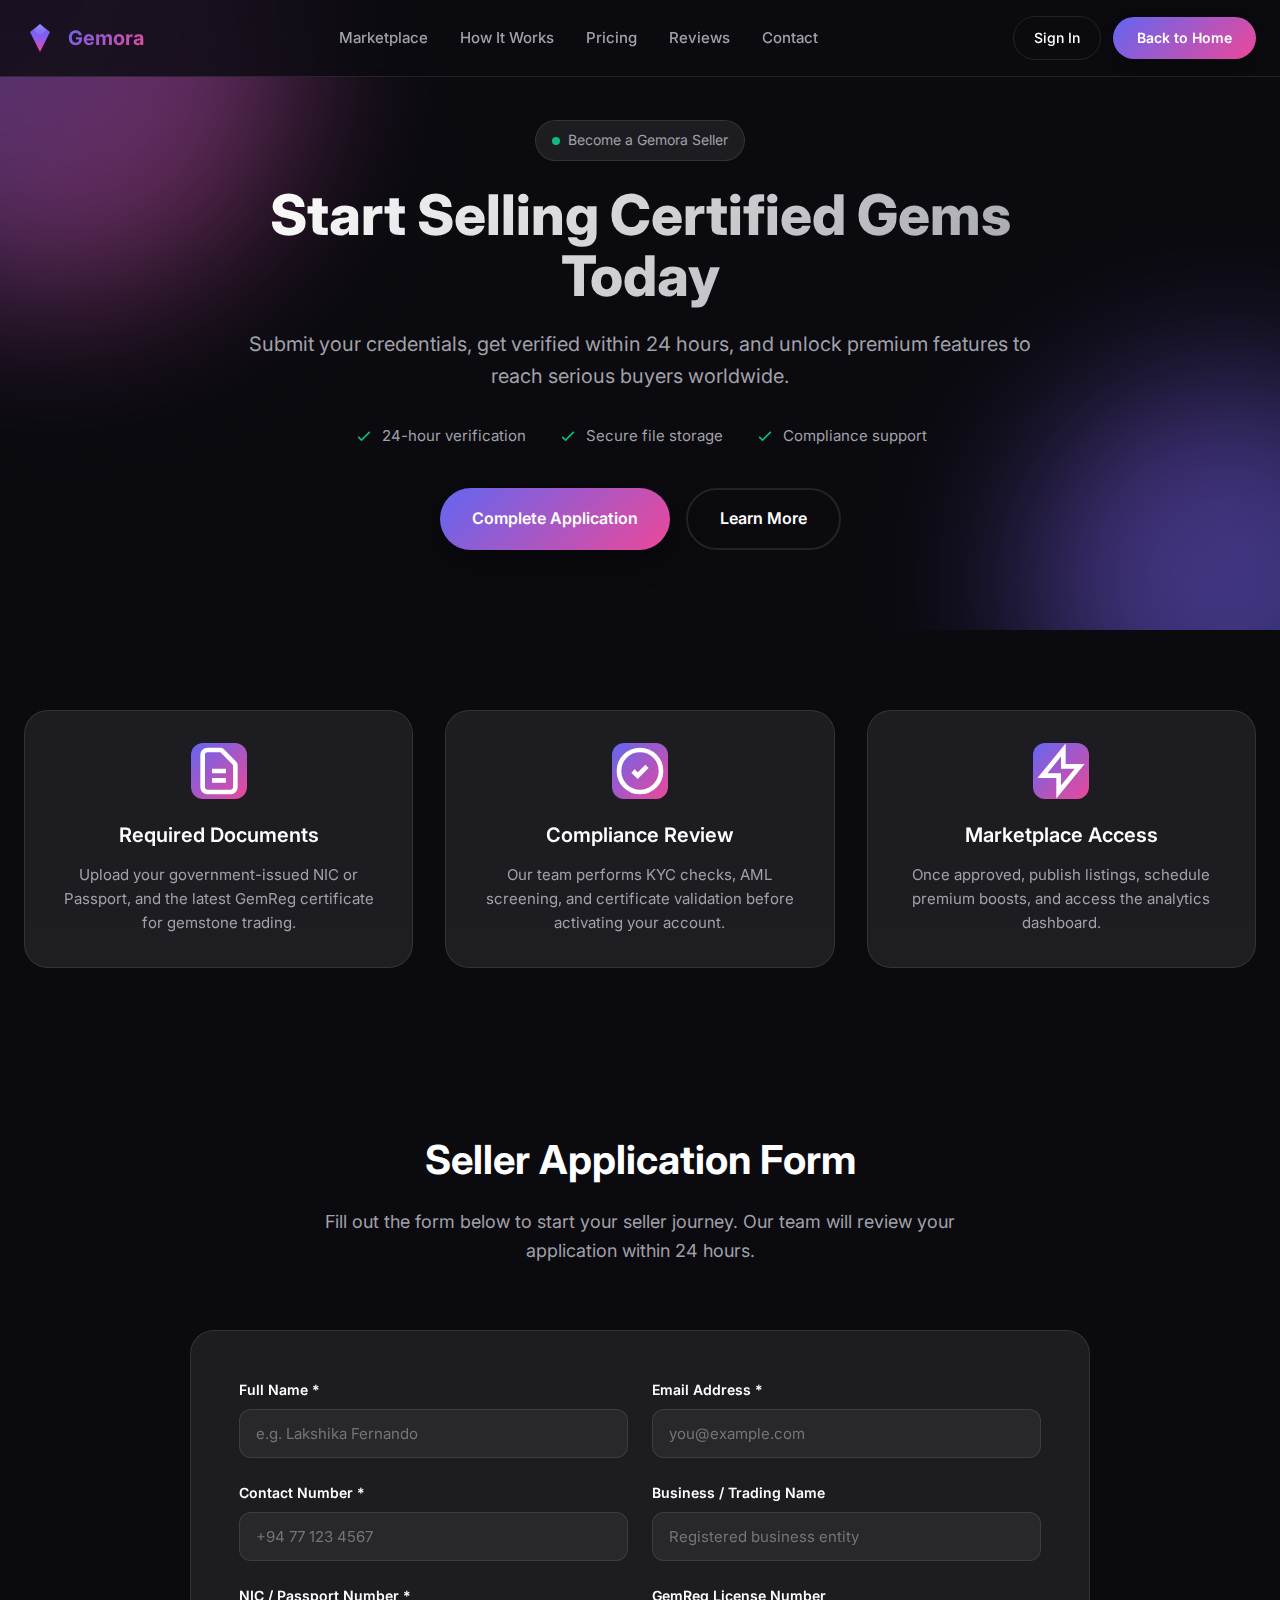
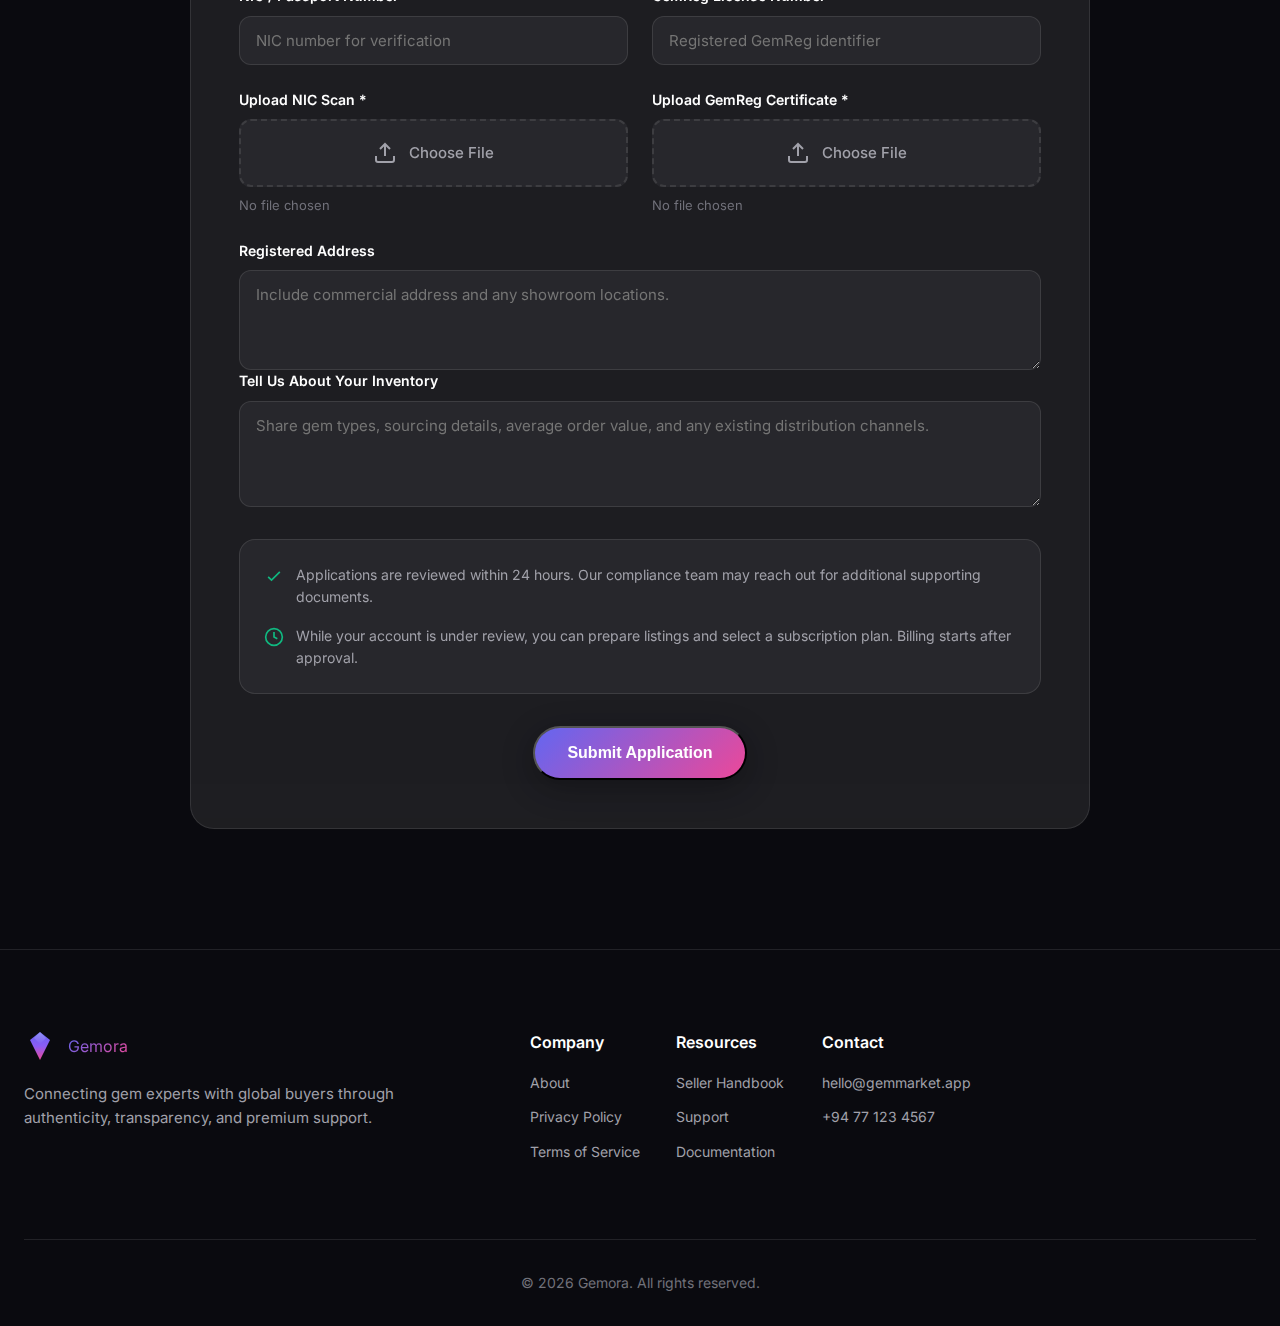
<file: src/main/frontend/recource/seller.html>
<!DOCTYPE html>
<html lang="en">
<head>
    <meta charset="UTF-8">
    <meta name="viewport" content="width=device-width, initial-scale=1.0">
    <title>Become a Seller | Gemora</title>
    <meta name="description" content="Submit your credentials to unlock verified selling and premium promotions on Gemora.">
    <link rel="preconnect" href="https://fonts.googleapis.com">
    <link rel="preconnect" href="https://fonts.gstatic.com" crossorigin>
    <link href="https://fonts.googleapis.com/css2?family=Inter:wght@300;400;500;600;700;800&display=swap" rel="stylesheet">
    <link rel="stylesheet" href="styles.css">
</head>
<body>
    <!-- Navigation -->
    <nav class="nav">
        <div class="nav-container">
            <a href="index.html" class="nav-logo">
                <div class="logo-icon">
                    <svg width="32" height="32" viewBox="0 0 32 32" fill="none" xmlns="http://www.w3.org/2000/svg">
                        <path d="M16 2L6 10L16 30L26 10L16 2Z" fill="url(#sellerLogoGradient)"/>
                        <path d="M16 2L10 8L16 14L22 8L16 2Z" fill="url(#sellerLogoGradient2)"/>
                        <defs>
                            <linearGradient id="sellerLogoGradient" x1="16" y1="2" x2="16" y2="30" gradientUnits="userSpaceOnUse">
                                <stop offset="0%" stop-color="#6366f1"/>
                                <stop offset="50%" stop-color="#8b5cf6"/>
                                <stop offset="100%" stop-color="#ec4899"/>
                            </linearGradient>
                            <linearGradient id="sellerLogoGradient2" x1="16" y1="2" x2="16" y2="14" gradientUnits="userSpaceOnUse">
                                <stop offset="0%" stop-color="#ffffff" stop-opacity="0.3"/>
                                <stop offset="100%" stop-color="#ffffff" stop-opacity="0"/>
                            </linearGradient>
                        </defs>
                    </svg>
                </div>
                <span class="logo-text">Gemora</span>
            </a>
            <div class="nav-menu" id="navMenu">
                <a href="marketplace.html" class="nav-link">Marketplace</a>
                <a href="index.html#workflow" class="nav-link">How It Works</a>
                <a href="index.html#plans" class="nav-link">Pricing</a>
                <a href="index.html#testimonials" class="nav-link">Reviews</a>
                <a href="contact.html" class="nav-link">Contact</a>
            </div>
            <div class="nav-actions">
                <a href="login.html" class="btn-ghost">Sign In</a>
                <a href="index.html" class="btn-gradient">Back to Home</a>
            </div>
            <button class="nav-toggle" id="navToggle" aria-label="Toggle menu">
                <span></span>
                <span></span>
                <span></span>
            </button>
        </div>
    </nav>

    <!-- Seller Header -->
    <section class="seller-hero">
        <div class="seller-hero-bg">
            <div class="gradient-orb orb-1"></div>
            <div class="gradient-orb orb-2"></div>
        </div>
        <div class="container">
            <div class="seller-hero-content">
                <div class="seller-badge">
                    <span class="pulse-indicator"></span>
                        <span>Become a Gemora Seller</span>
                </div>
                <h1 class="seller-title">Start Selling Certified Gems Today</h1>
                <p class="seller-subtitle">Submit your credentials, get verified within 24 hours, and unlock premium features to reach serious buyers worldwide.</p>
                <div class="seller-features">
                    <div class="seller-feature-item">
                        <svg width="20" height="20" viewBox="0 0 24 24" fill="none" stroke="currentColor" stroke-width="2">
                            <path d="M5 13l4 4L19 7"/>
                        </svg>
                        <span>24-hour verification</span>
                    </div>
                    <div class="seller-feature-item">
                        <svg width="20" height="20" viewBox="0 0 24 24" fill="none" stroke="currentColor" stroke-width="2">
                            <path d="M5 13l4 4L19 7"/>
                        </svg>
                        <span>Secure file storage</span>
                    </div>
                    <div class="seller-feature-item">
                        <svg width="20" height="20" viewBox="0 0 24 24" fill="none" stroke="currentColor" stroke-width="2">
                            <path d="M5 13l4 4L19 7"/>
                        </svg>
                        <span>Compliance support</span>
                    </div>
                </div>
                <div class="seller-cta">
                    <a href="#application-form" class="btn-primary-large">Complete Application</a>
                    <a href="index.html" class="btn-outline-large">Learn More</a>
                </div>
            </div>
        </div>
    </section>

    <!-- Info Cards -->
    <section class="seller-info">
        <div class="container">
            <div class="seller-info-grid">
                <div class="info-card">
                    <div class="info-icon">
                        <svg viewBox="0 0 24 24" fill="none" stroke="currentColor" stroke-width="2">
                            <path d="M9 12h6m-6 4h6m2 5H7a2 2 0 01-2-2V5a2 2 0 012-2h5.586a1 1 0 01.707.293l5.414 5.414a1 1 0 01.293.707V19a2 2 0 01-2 2z"/>
                        </svg>
                    </div>
                    <h3>Required Documents</h3>
                    <p>Upload your government-issued NIC or Passport, and the latest GemReg certificate for gemstone trading.</p>
                </div>
                <div class="info-card">
                    <div class="info-icon">
                        <svg viewBox="0 0 24 24" fill="none" stroke="currentColor" stroke-width="2">
                            <path d="M9 12l2 2 4-4m6 2a9 9 0 11-18 0 9 9 0 0118 0z"/>
                        </svg>
                    </div>
                    <h3>Compliance Review</h3>
                    <p>Our team performs KYC checks, AML screening, and certificate validation before activating your account.</p>
                </div>
                <div class="info-card">
                    <div class="info-icon">
                        <svg viewBox="0 0 24 24" fill="none" stroke="currentColor" stroke-width="2">
                            <path d="M13 10V3L4 14h7v7l9-11h-7z"/>
                        </svg>
                    </div>
                    <h3>Marketplace Access</h3>
                    <p>Once approved, publish listings, schedule premium boosts, and access the analytics dashboard.</p>
                </div>
            </div>
        </div>
    </section>

    <!-- Application Form -->
    <section id="application-form" class="seller-form-section">
        <div class="container">
            <div class="form-header">
                <h2>Seller Application Form</h2>
                <p>Fill out the form below to start your seller journey. Our team will review your application within 24 hours.</p>
            </div>
            <form id="sellerForm" class="seller-form">
                <div class="form-row">
                    <div class="form-group">
                        <label for="fullName" class="form-label">Full Name *</label>
                        <input type="text" id="fullName" name="fullName" class="form-input" placeholder="e.g. Lakshika Fernando" required>
                        <span class="form-error" id="fullNameError"></span>
                    </div>
                    <div class="form-group">
                        <label for="email" class="form-label">Email Address *</label>
                        <input type="email" id="email" name="email" class="form-input" placeholder="you@example.com" required>
                        <span class="form-error" id="emailError"></span>
                    </div>
                </div>

                <div class="form-row">
                    <div class="form-group">
                        <label for="phone" class="form-label">Contact Number *</label>
                        <input type="tel" id="phone" name="phone" class="form-input" placeholder="+94 77 123 4567" required>
                        <span class="form-error" id="phoneError"></span>
                    </div>
                    <div class="form-group">
                        <label for="businessName" class="form-label">Business / Trading Name</label>
                        <input type="text" id="businessName" name="businessName" class="form-input" placeholder="Registered business entity">
                    </div>
                </div>

                <div class="form-row">
                    <div class="form-group">
                        <label for="nicNumber" class="form-label">NIC / Passport Number *</label>
                        <input type="text" id="nicNumber" name="nicNumber" class="form-input" placeholder="NIC number for verification" required>
                        <span class="form-error" id="nicNumberError"></span>
                    </div>
                    <div class="form-group">
                        <label for="gemRegNumber" class="form-label">GemReg License Number</label>
                        <input type="text" id="gemRegNumber" name="gemRegNumber" class="form-input" placeholder="Registered GemReg identifier">
                    </div>
                </div>

                <div class="form-row">
                    <div class="form-group">
                        <label for="nicFile" class="form-label">Upload NIC Scan *</label>
                        <div class="file-upload">
                            <input type="file" id="nicFile" name="nicFile" accept="image/*,.pdf" class="file-input" required>
                            <label for="nicFile" class="file-label">
                                <svg width="24" height="24" viewBox="0 0 24 24" fill="none" stroke="currentColor" stroke-width="2">
                                    <path d="M21 15v4a2 2 0 01-2 2H5a2 2 0 01-2-2v-4M17 8l-5-5-5 5M12 3v12"/>
                                </svg>
                                <span>Choose File</span>
                            </label>
                            <p class="file-name" id="nicFileName">No file chosen</p>
                            <span class="form-error" id="nicFileError"></span>
                        </div>
                    </div>
                    <div class="form-group">
                        <label for="gemRegFile" class="form-label">Upload GemReg Certificate *</label>
                        <div class="file-upload">
                            <input type="file" id="gemRegFile" name="gemRegFile" accept="image/*,.pdf" class="file-input" required>
                            <label for="gemRegFile" class="file-label">
                                <svg width="24" height="24" viewBox="0 0 24 24" fill="none" stroke="currentColor" stroke-width="2">
                                    <path d="M21 15v4a2 2 0 01-2 2H5a2 2 0 01-2-2v-4M17 8l-5-5-5 5M12 3v12"/>
                                </svg>
                                <span>Choose File</span>
                            </label>
                            <p class="file-name" id="gemRegFileName">No file chosen</p>
                            <span class="form-error" id="gemRegFileError"></span>
                        </div>
                    </div>
                </div>

                <div class="form-group">
                    <label for="address" class="form-label">Registered Address</label>
                    <textarea id="address" name="address" class="form-textarea" rows="3" placeholder="Include commercial address and any showroom locations."></textarea>
                </div>

                <div class="form-group">
                    <label for="message" class="form-label">Tell Us About Your Inventory</label>
                    <textarea id="message" name="message" class="form-textarea" rows="4" placeholder="Share gem types, sourcing details, average order value, and any existing distribution channels."></textarea>
                </div>

                <div class="form-info">
                    <div class="info-box">
                        <svg width="20" height="20" viewBox="0 0 24 24" fill="none" stroke="currentColor" stroke-width="2">
                            <path d="M5 13l4 4L19 7"/>
                        </svg>
                        <p>Applications are reviewed within 24 hours. Our compliance team may reach out for additional supporting documents.</p>
                    </div>
                    <div class="info-box">
                        <svg width="20" height="20" viewBox="0 0 24 24" fill="none" stroke="currentColor" stroke-width="2">
                            <circle cx="12" cy="12" r="10"/>
                            <path d="M12 6v6l4 2"/>
                        </svg>
                        <p>While your account is under review, you can prepare listings and select a subscription plan. Billing starts after approval.</p>
                    </div>
                </div>

                <div class="form-actions">
                    <button type="submit" class="btn-primary-large" id="submitBtn">
                        <span id="submitText">Submit Application</span>
                    </button>
                    <p class="form-success" id="successMessage"></p>
                </div>
            </form>
        </div>
    </section>

    <!-- Footer -->
    <footer class="footer">
        <div class="container">
            <div class="footer-content">
                <div class="footer-brand">
                    <div class="footer-logo">
                        <div class="logo-icon">
                            <svg width="32" height="32" viewBox="0 0 32 32" fill="none" xmlns="http://www.w3.org/2000/svg">
                                <path d="M16 2L6 10L16 30L26 10L16 2Z" fill="url(#sellerFooterLogoGradient)"/>
                                <path d="M16 2L10 8L16 14L22 8L16 2Z" fill="url(#sellerFooterLogoGradient2)"/>
                                <defs>
                                    <linearGradient id="sellerFooterLogoGradient" x1="16" y1="2" x2="16" y2="30" gradientUnits="userSpaceOnUse">
                                        <stop offset="0%" stop-color="#6366f1"/>
                                        <stop offset="50%" stop-color="#8b5cf6"/>
                                        <stop offset="100%" stop-color="#ec4899"/>
                                    </linearGradient>
                                    <linearGradient id="sellerFooterLogoGradient2" x1="16" y1="2" x2="16" y2="14" gradientUnits="userSpaceOnUse">
                                        <stop offset="0%" stop-color="#ffffff" stop-opacity="0.3"/>
                                        <stop offset="100%" stop-color="#ffffff" stop-opacity="0"/>
                                    </linearGradient>
                                </defs>
                            </svg>
                        </div>
                        <span class="logo-text">Gemora</span>
                    </div>
                    <p class="footer-description">Connecting gem experts with global buyers through authenticity, transparency, and premium support.</p>
                </div>
                <div class="footer-links">
                    <div class="footer-column">
                        <h4>Company</h4>
                        <a href="#">About</a>
                        <a href="#">Privacy Policy</a>
                        <a href="#">Terms of Service</a>
                    </div>
                    <div class="footer-column">
                        <h4>Resources</h4>
                        <a href="#">Seller Handbook</a>
                        <a href="#">Support</a>
                        <a href="#">Documentation</a>
                    </div>
                    <div class="footer-column">
                        <h4>Contact</h4>
                        <a href="mailto:hello@gemmarket.app">hello@gemmarket.app</a>
                        <a href="tel:+94771234567">+94 77 123 4567</a>
                    </div>
                </div>
            </div>
            <div class="footer-bottom">
                <p>&copy; <span id="currentYear"></span> Gemora. All rights reserved.</p>
            </div>
        </div>
    </footer>

    <script src="script.js"></script>
</body>
</html>
</file>
<file: src/main/frontend/recource/styles.css>
/* Modern Design System */
:root {
    --primary: #6366f1;
    --primary-dark: #4f46e5;
    --primary-light: #818cf8;
    --secondary: #ec4899;
    --accent: #8b5cf6;
    --success: #10b981;
    --warning: #f59e0b;
    --error: #ef4444;
    
    --bg-primary: #0a0a0f;
    --bg-secondary: #14141f;
    --bg-tertiary: #1e1e2e;
    --bg-card: rgba(255, 255, 255, 0.05);
    --bg-glass: rgba(255, 255, 255, 0.08);
    
    --text-primary: #ffffff;
    --text-secondary: #a1a1aa;
    --text-tertiary: #71717a;
    
    --border-color: rgba(255, 255, 255, 0.1);
    --border-light: rgba(255, 255, 255, 0.05);
    
    --gradient-1: linear-gradient(135deg, #6366f1 0%, #ec4899 100%);
    --gradient-2: linear-gradient(135deg, #8b5cf6 0%, #6366f1 100%);
    --gradient-3: linear-gradient(135deg, #ec4899 0%, #f59e0b 100%);
    
    --shadow-sm: 0 2px 8px rgba(0, 0, 0, 0.1);
    --shadow-md: 0 4px 16px rgba(0, 0, 0, 0.2);
    --shadow-lg: 0 8px 32px rgba(0, 0, 0, 0.3);
    --shadow-xl: 0 16px 64px rgba(99, 102, 241, 0.3);
    
    --radius-sm: 8px;
    --radius-md: 12px;
    --radius-lg: 16px;
    --radius-xl: 24px;
    --radius-full: 9999px;
}

* {
    margin: 0;
    padding: 0;
    box-sizing: border-box;
}

body {
    font-family: 'Inter', -apple-system, BlinkMacSystemFont, 'Segoe UI', sans-serif;
    background: var(--bg-primary);
    color: var(--text-primary);
    line-height: 1.6;
    overflow-x: hidden;
    -webkit-font-smoothing: antialiased;
    -moz-osx-font-smoothing: grayscale;
}

.container {
    max-width: 1280px;
    margin: 0 auto;
    padding: 0 24px;
}

/* Navigation */
.nav {
    position: fixed;
    top: 0;
    left: 0;
    right: 0;
    z-index: 1000;
    background: rgba(10, 10, 15, 0.8);
    backdrop-filter: blur(20px);
    border-bottom: 1px solid var(--border-color);
}

.nav-container {
    max-width: 1280px;
    margin: 0 auto;
    padding: 16px 24px;
    display: flex;
    align-items: center;
    justify-content: space-between;
    gap: 32px;
}

.nav-logo {
    display: flex;
    align-items: center;
    gap: 12px;
    font-size: 20px;
    font-weight: 700;
    color: var(--text-primary);
    text-decoration: none;
}

.logo-icon {
    width: 32px;
    height: 32px;
    display: flex;
    align-items: center;
    justify-content: center;
    flex-shrink: 0;
}

.logo-icon svg {
    width: 100%;
    height: 100%;
    display: block;
}

.logo-circle {
    width: 40px;
    height: 40px;
    border-radius: var(--radius-md);
    background: var(--gradient-1);
    display: flex;
    align-items: center;
    justify-content: center;
    color: white;
}

.logo-text {
    background: var(--gradient-1);
    -webkit-background-clip: text;
    -webkit-text-fill-color: transparent;
    background-clip: text;
}

.nav-menu {
    display: flex;
    align-items: center;
    gap: 32px;
}

.nav-link {
    color: var(--text-secondary);
    text-decoration: none;
    font-weight: 500;
    font-size: 15px;
    transition: color 0.2s;
    position: relative;
}

.nav-link:hover {
    color: var(--text-primary);
}

.nav-link::after {
    content: '';
    position: absolute;
    bottom: -4px;
    left: 0;
    width: 0;
    height: 2px;
    background: var(--gradient-1);
    transition: width 0.3s;
}

.nav-link:hover::after {
    width: 100%;
}

.nav-actions {
    display: flex;
    align-items: center;
    gap: 12px;
}

.nav-toggle {
    display: none;
    flex-direction: column;
    gap: 4px;
    background: none;
    border: none;
    cursor: pointer;
    padding: 8px;
}

.nav-toggle span {
    width: 24px;
    height: 2px;
    background: var(--text-primary);
    border-radius: 2px;
    transition: all 0.3s;
}

/* Buttons */
.btn-ghost {
    padding: 10px 20px;
    border-radius: var(--radius-full);
    background: transparent;
    border: 1px solid var(--border-color);
    color: var(--text-primary);
    text-decoration: none;
    font-weight: 500;
    font-size: 14px;
    transition: all 0.2s;
}

.btn-ghost:hover {
    background: var(--bg-glass);
    border-color: var(--primary);
}

.btn-gradient {
    padding: 10px 24px;
    border-radius: var(--radius-full);
    background: var(--gradient-1);
    color: white;
    text-decoration: none;
    font-weight: 600;
    font-size: 14px;
    transition: all 0.2s;
    box-shadow: var(--shadow-md);
}

.btn-gradient:hover {
    transform: translateY(-2px);
    box-shadow: var(--shadow-lg);
}

.btn-primary-large {
    display: inline-flex;
    align-items: center;
    gap: 8px;
    padding: 16px 32px;
    border-radius: var(--radius-full);
    background: var(--gradient-1);
    color: white;
    text-decoration: none;
    font-weight: 600;
    font-size: 16px;
    transition: all 0.2s;
    box-shadow: var(--shadow-lg);
}

.btn-primary-large:hover {
    transform: translateY(-2px);
    box-shadow: var(--shadow-xl);
}

.btn-outline-large {
    display: inline-flex;
    align-items: center;
    padding: 16px 32px;
    border-radius: var(--radius-full);
    background: transparent;
    border: 2px solid var(--border-color);
    color: var(--text-primary);
    text-decoration: none;
    font-weight: 600;
    font-size: 16px;
    transition: all 0.2s;
}

.btn-outline-large:hover {
    border-color: var(--primary);
    background: var(--bg-glass);
}

.btn-white {
    padding: 14px 28px;
    border-radius: var(--radius-full);
    background: white;
    color: var(--primary);
    text-decoration: none;
    font-weight: 600;
    font-size: 15px;
    transition: all 0.2s;
}

.btn-white:hover {
    transform: translateY(-2px);
    box-shadow: var(--shadow-lg);
}

.btn-outline-white {
    padding: 14px 28px;
    border-radius: var(--radius-full);
    background: transparent;
    border: 2px solid rgba(255, 255, 255, 0.3);
    color: white;
    text-decoration: none;
    font-weight: 600;
    font-size: 15px;
    transition: all 0.2s;
}

.btn-outline-white:hover {
    border-color: white;
    background: rgba(255, 255, 255, 0.1);
}

.btn-link {
    display: inline-flex;
    align-items: center;
    gap: 8px;
    color: var(--primary-light);
    text-decoration: none;
    font-weight: 600;
    font-size: 15px;
    transition: all 0.2s;
}

.btn-link:hover {
    gap: 12px;
    color: var(--primary);
}

.btn-card {
    width: 100%;
    padding: 12px 24px;
    border-radius: var(--radius-md);
    background: var(--bg-glass);
    border: 1px solid var(--border-color);
    color: var(--text-primary);
    font-weight: 600;
    font-size: 14px;
    cursor: pointer;
    transition: all 0.2s;
}

.btn-card:hover {
    background: var(--gradient-1);
    border-color: transparent;
    transform: translateY(-2px);
}

.btn-pricing {
    width: 100%;
    padding: 14px 24px;
    border-radius: var(--radius-md);
    background: var(--bg-glass);
    border: 1px solid var(--border-color);
    color: var(--text-primary);
    font-weight: 600;
    font-size: 15px;
    cursor: pointer;
    transition: all 0.2s;
}

.btn-pricing:hover {
    background: var(--gradient-1);
    border-color: transparent;
    transform: translateY(-2px);
}

.btn-premium {
    width: 100%;
    padding: 14px 24px;
    border-radius: var(--radius-md);
    background: white;
    color: var(--primary);
    font-weight: 600;
    font-size: 15px;
    cursor: pointer;
    transition: all 0.2s;
}

.btn-premium:hover {
    transform: translateY(-2px);
    box-shadow: var(--shadow-lg);
}

/* Hero Section */
.hero {
    position: relative;
    min-height: 100vh;
    display: flex;
    align-items: center;
    padding: 120px 0 80px;
    overflow: hidden;
}

.hero-bg {
    position: absolute;
    inset: 0;
    z-index: -1;
}

.gradient-orb {
    position: absolute;
    border-radius: 50%;
    filter: blur(80px);
    opacity: 0.5;
    animation: float 20s ease-in-out infinite;
}

.orb-1 {
    width: 500px;
    height: 500px;
    background: var(--gradient-1);
    top: -200px;
    left: -200px;
}

.orb-2 {
    width: 400px;
    height: 400px;
    background: var(--gradient-2);
    bottom: -150px;
    right: -150px;
    animation-delay: -5s;
}

.orb-3 {
    width: 300px;
    height: 300px;
    background: var(--gradient-3);
    top: 50%;
    right: 10%;
    animation-delay: -10s;
}

@keyframes float {
    0%, 100% { transform: translate(0, 0) scale(1); }
    33% { transform: translate(30px, -30px) scale(1.1); }
    66% { transform: translate(-20px, 20px) scale(0.9); }
}

.hero-content {
    display: grid;
    grid-template-columns: 1fr 1fr;
    gap: 80px;
    align-items: center;
}

.hero-badge-new {
    display: inline-flex;
    align-items: center;
    gap: 8px;
    padding: 8px 16px;
    border-radius: var(--radius-full);
    background: var(--bg-glass);
    border: 1px solid var(--border-color);
    font-size: 14px;
    color: var(--text-secondary);
    margin-bottom: 24px;
}

.pulse-indicator {
    width: 8px;
    height: 8px;
    border-radius: 50%;
    background: var(--success);
    animation: pulse 2s ease-in-out infinite;
}

@keyframes pulse {
    0%, 100% { opacity: 1; transform: scale(1); }
    50% { opacity: 0.5; transform: scale(1.2); }
}

.hero-title {
    font-size: 64px;
    font-weight: 800;
    line-height: 1.1;
    margin-bottom: 24px;
    background: linear-gradient(135deg, #ffffff 0%, #a1a1aa 100%);
    -webkit-background-clip: text;
    -webkit-text-fill-color: transparent;
    background-clip: text;
}

.hero-subtitle {
    font-size: 20px;
    color: var(--text-secondary);
    line-height: 1.6;
    margin-bottom: 40px;
    max-width: 600px;
}

.hero-cta {
    display: flex;
    gap: 16px;
    margin-bottom: 48px;
    flex-wrap: wrap;
}

.hero-stats {
    display: flex;
    gap: 48px;
}

.stat-item {
    display: flex;
    flex-direction: column;
}

.stat-number {
    font-size: 32px;
    font-weight: 700;
    background: var(--gradient-1);
    -webkit-background-clip: text;
    -webkit-text-fill-color: transparent;
    background-clip: text;
    margin-bottom: 4px;
}

.stat-label {
    font-size: 14px;
    color: var(--text-tertiary);
}

/* Hero Visual */
.hero-visual {
    position: relative;
    height: 600px;
}

.floating-card {
    position: absolute;
    padding: 24px;
    border-radius: var(--radius-xl);
    background: var(--bg-glass);
    backdrop-filter: blur(20px);
    border: 1px solid var(--border-color);
    box-shadow: var(--shadow-xl);
    animation: floatCard 6s ease-in-out infinite;
}

.card-1 {
    top: 0;
    right: 0;
    width: 280px;
    animation-delay: 0s;
}

.card-2 {
    bottom: 0;
    left: 0;
    width: 280px;
    animation-delay: -3s;
}

@keyframes floatCard {
    0%, 100% { transform: translateY(0) rotate(0deg); }
    50% { transform: translateY(-20px) rotate(2deg); }
}

.card-header {
    display: flex;
    justify-content: space-between;
    align-items: center;
    margin-bottom: 16px;
}

.card-badge {
    padding: 4px 12px;
    border-radius: var(--radius-full);
    font-size: 12px;
    font-weight: 600;
}

.card-badge.premium {
    background: var(--gradient-1);
    color: white;
}

.card-badge.new {
    background: var(--gradient-3);
    color: white;
}

.card-status {
    font-size: 12px;
    color: var(--success);
}

.card-title {
    font-size: 18px;
    font-weight: 600;
    margin-bottom: 8px;
}

.card-detail {
    font-size: 14px;
    color: var(--text-secondary);
    margin-bottom: 16px;
}

.card-footer {
    display: flex;
    justify-content: space-between;
    align-items: center;
    font-size: 14px;
    color: var(--text-secondary);
}

.card-price {
    font-size: 20px;
    font-weight: 700;
    color: var(--text-primary);
}

/* Partners */
.partners {
    padding: 80px 0;
    border-top: 1px solid var(--border-color);
    border-bottom: 1px solid var(--border-color);
}

.section-tag {
    display: inline-block;
    font-size: 13px;
    font-weight: 600;
    text-transform: uppercase;
    letter-spacing: 2px;
    color: var(--primary-light);
    margin-bottom: 16px;
}

.section-tag.white {
    color: rgba(255, 255, 255, 0.8);
}

.partners-grid {
    display: grid;
    grid-template-columns: repeat(6, 1fr);
    gap: 24px;
}

.partner-logo {
    padding: 20px;
    border-radius: var(--radius-lg);
    background: var(--bg-glass);
    border: 1px solid var(--border-color);
    text-align: center;
    font-size: 14px;
    font-weight: 500;
    color: var(--text-secondary);
    transition: all 0.2s;
}

.partner-logo:hover {
    background: var(--bg-card);
    border-color: var(--primary);
    color: var(--text-primary);
    transform: translateY(-4px);
}

/* Features */
.features {
    padding: 120px 0;
}

.section-header {
    text-align: center;
    max-width: 800px;
    margin: 0 auto 80px;
}

.section-title {
    font-size: 48px;
    font-weight: 700;
    line-height: 1.2;
    margin-bottom: 20px;
}

.section-title.white {
    color: white;
}

.section-description {
    font-size: 18px;
    color: var(--text-secondary);
    line-height: 1.6;
}

.section-description.white {
    color: rgba(255, 255, 255, 0.8);
}

.features-grid {
    display: grid;
    grid-template-columns: repeat(2, 1fr);
    gap: 24px;
    margin-bottom: 64px;
}

.feature-box {
    padding: 32px;
    border-radius: var(--radius-xl);
    background: var(--bg-glass);
    backdrop-filter: blur(20px);
    border: 1px solid var(--border-color);
    transition: all 0.3s;
}

.feature-box:hover {
    transform: translateY(-8px);
    border-color: var(--primary);
    box-shadow: var(--shadow-xl);
}

.feature-icon {
    width: 48px;
    height: 48px;
    border-radius: var(--radius-md);
    background: var(--gradient-1);
    display: flex;
    align-items: center;
    justify-content: center;
    color: white;
    margin-bottom: 20px;
}

.feature-box h3 {
    font-size: 20px;
    font-weight: 600;
    margin-bottom: 12px;
}

.feature-box p {
    font-size: 15px;
    color: var(--text-secondary);
    line-height: 1.6;
}

.marketplace-stats {
    display: grid;
    grid-template-columns: repeat(3, 1fr);
    gap: 24px;
}

.stat-card {
    padding: 32px;
    border-radius: var(--radius-xl);
    background: var(--bg-glass);
    border: 1px solid var(--border-color);
    text-align: center;
}

.stat-value {
    font-size: 48px;
    font-weight: 700;
    background: var(--gradient-1);
    -webkit-background-clip: text;
    -webkit-text-fill-color: transparent;
    background-clip: text;
    margin-bottom: 8px;
}

.stat-label {
    font-size: 14px;
    color: var(--text-tertiary);
    text-transform: uppercase;
    letter-spacing: 1px;
}

/* Listings */
.listings {
    padding: 120px 0;
    background: var(--bg-secondary);
}

.listings .section-header {
    display: flex;
    justify-content: space-between;
    align-items: flex-end;
    margin-bottom: 64px;
}

.listings-grid {
    display: grid;
    grid-template-columns: repeat(3, 1fr);
    gap: 24px;
}

.listing-card {
    padding: 0;
    border-radius: var(--radius-xl);
    background: var(--bg-glass);
    backdrop-filter: blur(20px);
    border: 1px solid var(--border-color);
    transition: all 0.3s;
    overflow: hidden;
    display: flex;
    flex-direction: column;
}

.listing-card:hover {
    transform: translateY(-8px);
    border-color: var(--primary);
    box-shadow: var(--shadow-xl);
}

.listing-card.featured {
    border: 2px solid var(--primary);
    background: linear-gradient(135deg, rgba(99, 102, 241, 0.1) 0%, rgba(236, 72, 153, 0.1) 100%);
}

.listing-image-container {
    position: relative;
    width: 100%;
    height: 240px;
    overflow: hidden;
}

.listing-image {
    width: 100%;
    height: 100%;
    background-size: cover;
    background-position: center;
    transition: transform 0.3s;
}

.listing-card:hover .listing-image {
    transform: scale(1.05);
}

.listing-badge {
    position: absolute;
    top: 12px;
    right: 12px;
    padding: 6px 12px;
    border-radius: var(--radius-full);
    font-size: 11px;
    font-weight: 600;
    z-index: 2;
}

.listing-content {
    padding: 24px;
    display: flex;
    flex-direction: column;
    gap: 16px;
    flex: 1;
}

.seller-type {
    font-size: 12px;
    font-weight: 600;
    color: var(--primary-light);
    text-transform: uppercase;
    letter-spacing: 0.5px;
    margin-bottom: 4px;
}

.listing-badge.premium {
    background: var(--gradient-1);
    color: white;
}

.listing-badge.spotlight {
    background: var(--gradient-3);
    color: white;
}

.listing-badge.certified {
    background: var(--gradient-2);
    color: white;
}

.listing-title {
    font-size: 20px;
    font-weight: 600;
    margin-bottom: 8px;
    color: var(--text-primary);
    line-height: 1.3;
}

.listing-specs {
    font-size: 14px;
    color: var(--text-secondary);
    margin-bottom: 12px;
}

.gem-details {
    display: flex;
    flex-direction: column;
    gap: 8px;
    padding: 16px;
    background: var(--bg-card);
    border-radius: var(--radius-md);
    border: 1px solid var(--border-color);
    margin-bottom: 8px;
}

.detail-item {
    display: flex;
    justify-content: space-between;
    align-items: center;
    font-size: 13px;
}

.detail-label {
    color: var(--text-tertiary);
    font-weight: 500;
}

.detail-value {
    color: var(--text-primary);
    font-weight: 600;
}

.listing-meta {
    margin-bottom: 20px;
}

.listing-info {
    display: flex;
    justify-content: space-between;
    font-size: 12px;
    color: var(--text-tertiary);
    margin-bottom: 8px;
}

.listing-price {
    font-size: 24px;
    font-weight: 700;
    background: var(--gradient-1);
    -webkit-background-clip: text;
    -webkit-text-fill-color: transparent;
    background-clip: text;
}

/* Workflow */
.workflow {
    padding: 120px 0;
}

.workflow-content {
    display: grid;
    grid-template-columns: 400px 1fr;
    gap: 48px;
}

.workflow-dashboard-card {
    padding: 32px;
    border-radius: var(--radius-xl);
    background: var(--bg-glass);
    backdrop-filter: blur(20px);
    border: 1px solid var(--border-color);
    height: fit-content;
}

.dashboard-header {
    display: flex;
    justify-content: space-between;
    align-items: center;
    margin-bottom: 24px;
    font-size: 14px;
    font-weight: 600;
}

.status-indicator {
    padding: 4px 12px;
    border-radius: var(--radius-full);
    background: rgba(16, 185, 129, 0.2);
    color: var(--success);
    font-size: 12px;
}

.dashboard-status {
    margin-bottom: 24px;
}

.status-item {
    display: flex;
    justify-content: space-between;
    align-items: center;
    padding: 12px;
    border-radius: var(--radius-md);
    background: var(--bg-card);
    margin-bottom: 8px;
    font-size: 14px;
}

.status-badge {
    padding: 4px 10px;
    border-radius: var(--radius-full);
    font-size: 12px;
    font-weight: 600;
}

.status-badge.success {
    background: rgba(16, 185, 129, 0.2);
    color: var(--success);
}

.status-badge.pending {
    background: rgba(245, 158, 11, 0.2);
    color: var(--warning);
}

.dashboard-metrics {
    display: grid;
    grid-template-columns: repeat(2, 1fr);
    gap: 12px;
}

.metric-box {
    padding: 16px;
    border-radius: var(--radius-md);
    background: var(--bg-card);
    text-align: center;
}

.metric-label {
    font-size: 12px;
    color: var(--text-tertiary);
    margin-bottom: 4px;
}

.metric-value {
    font-size: 24px;
    font-weight: 700;
    color: var(--text-primary);
}

.workflow-steps {
    display: flex;
    flex-direction: column;
    gap: 24px;
}

.step-item {
    display: flex;
    gap: 24px;
    padding: 24px;
    border-radius: var(--radius-xl);
    background: var(--bg-glass);
    border: 1px solid var(--border-color);
    transition: all 0.3s;
}

.step-item:hover {
    transform: translateX(8px);
    border-color: var(--primary);
}

.step-number {
    font-size: 32px;
    font-weight: 700;
    background: var(--gradient-1);
    -webkit-background-clip: text;
    -webkit-text-fill-color: transparent;
    background-clip: text;
    min-width: 60px;
}

.step-content h3 {
    font-size: 20px;
    font-weight: 600;
    margin-bottom: 8px;
}

.step-content p {
    font-size: 15px;
    color: var(--text-secondary);
    line-height: 1.6;
}

/* Premium */
.premium {
    position: relative;
    padding: 120px 0;
    background: var(--gradient-1);
    overflow: hidden;
}

.premium-bg {
    position: absolute;
    inset: 0;
    background: radial-gradient(circle at 30% 50%, rgba(255, 255, 255, 0.1) 0%, transparent 50%);
}

.premium-content {
    display: grid;
    grid-template-columns: 1fr 1fr;
    gap: 64px;
    align-items: center;
}

.premium-list {
    list-style: none;
    display: flex;
    flex-direction: column;
    gap: 16px;
    margin: 32px 0;
}

.premium-list li {
    display: flex;
    align-items: center;
    gap: 12px;
    font-size: 16px;
    color: rgba(255, 255, 255, 0.9);
}

.premium-cta {
    display: flex;
    gap: 16px;
    flex-wrap: wrap;
}

.premium-card {
    padding: 32px;
    border-radius: var(--radius-xl);
    background: rgba(255, 255, 255, 0.1);
    backdrop-filter: blur(20px);
    border: 1px solid rgba(255, 255, 255, 0.2);
}

.premium-card-header {
    display: flex;
    justify-content: space-between;
    align-items: center;
    margin-bottom: 24px;
    font-size: 14px;
    font-weight: 600;
    color: rgba(255, 255, 255, 0.8);
}

.badge-active {
    padding: 4px 12px;
    border-radius: var(--radius-full);
    background: rgba(255, 255, 255, 0.2);
    color: white;
    font-size: 12px;
}

.premium-card-body {
    margin-bottom: 24px;
}

.premium-listing {
    margin-bottom: 24px;
}

.premium-label {
    font-size: 12px;
    text-transform: uppercase;
    letter-spacing: 1px;
    color: rgba(255, 255, 255, 0.6);
    margin-bottom: 8px;
}

.premium-listing h3 {
    font-size: 20px;
    font-weight: 600;
    margin-bottom: 4px;
}

.premium-listing p {
    font-size: 14px;
    color: rgba(255, 255, 255, 0.8);
}

.premium-stats {
    display: grid;
    grid-template-columns: repeat(2, 1fr);
    gap: 16px;
}

.stat-label-small {
    font-size: 12px;
    color: rgba(255, 255, 255, 0.6);
    margin-bottom: 4px;
}

.stat-value-large {
    font-size: 32px;
    font-weight: 700;
    margin-bottom: 4px;
}

.stat-change {
    font-size: 12px;
    color: rgba(255, 255, 255, 0.7);
}

.premium-metrics {
    display: grid;
    grid-template-columns: repeat(3, 1fr);
    gap: 16px;
    margin-bottom: 24px;
    padding-top: 24px;
    border-top: 1px solid rgba(255, 255, 255, 0.1);
}

.metric-label-small {
    font-size: 12px;
    color: rgba(255, 255, 255, 0.6);
    margin-bottom: 4px;
}

.metric-value-small {
    font-size: 20px;
    font-weight: 700;
}

/* Pricing */
.pricing {
    padding: 120px 0;
}

.pricing-grid {
    display: grid;
    grid-template-columns: repeat(3, 1fr);
    gap: 32px;
    margin-bottom: 48px;
}

.pricing-card {
    padding: 40px 32px;
    border-radius: var(--radius-xl);
    background: var(--bg-glass);
    backdrop-filter: blur(20px);
    border: 1px solid var(--border-color);
    transition: all 0.3s;
    position: relative;
}

.pricing-card:hover {
    transform: translateY(-8px);
    border-color: var(--primary);
    box-shadow: var(--shadow-xl);
}

.pricing-card.featured {
    border: 2px solid var(--primary);
    background: linear-gradient(135deg, rgba(99, 102, 241, 0.1) 0%, rgba(236, 72, 153, 0.1) 100%);
}

.pricing-badge {
    display: inline-block;
    padding: 6px 12px;
    border-radius: var(--radius-full);
    font-size: 12px;
    font-weight: 600;
    margin-bottom: 16px;
    background: var(--bg-card);
    color: var(--text-secondary);
}

.pricing-badge.popular {
    background: var(--gradient-1);
    color: white;
}

.pricing-name {
    font-size: 28px;
    font-weight: 700;
    margin-bottom: 16px;
}

.pricing-price {
    margin-bottom: 32px;
}

.price-amount {
    font-size: 48px;
    font-weight: 700;
    background: var(--gradient-1);
    -webkit-background-clip: text;
    -webkit-text-fill-color: transparent;
    background-clip: text;
}

.price-period {
    font-size: 16px;
    color: var(--text-tertiary);
}

.pricing-features {
    list-style: none;
    margin-bottom: 32px;
}

.pricing-features li {
    padding: 12px 0;
    font-size: 15px;
    color: var(--text-secondary);
    border-bottom: 1px solid var(--border-light);
}

.pricing-features li:last-child {
    border-bottom: none;
}

.pricing-note {
    text-align: center;
    padding: 24px;
    border-radius: var(--radius-lg);
    background: var(--bg-glass);
    border: 1px solid var(--border-color);
    font-size: 14px;
    color: var(--text-secondary);
}

/* Testimonials */
.testimonials {
    padding: 120px 0;
    background: var(--bg-secondary);
}

.testimonials-grid {
    display: grid;
    grid-template-columns: repeat(3, 1fr);
    gap: 32px;
}

.testimonial-card {
    padding: 32px;
    border-radius: var(--radius-xl);
    background: var(--bg-glass);
    backdrop-filter: blur(20px);
    border: 1px solid var(--border-color);
    position: relative;
    transition: all 0.3s;
}

.testimonial-card:hover {
    transform: translateY(-8px);
    border-color: var(--primary);
    box-shadow: var(--shadow-xl);
}

.quote-icon {
    font-size: 64px;
    font-weight: 700;
    background: var(--gradient-1);
    -webkit-background-clip: text;
    -webkit-text-fill-color: transparent;
    background-clip: text;
    line-height: 1;
    margin-bottom: 20px;
}

.testimonial-text {
    font-size: 16px;
    line-height: 1.6;
    color: var(--text-secondary);
    margin-bottom: 24px;
}

.testimonial-author {
    margin-top: auto;
}

.author-name {
    font-size: 16px;
    font-weight: 600;
    margin-bottom: 4px;
}

.author-role {
    font-size: 14px;
    color: var(--text-tertiary);
}

/* CTA */
.cta {
    padding: 120px 0;
}

.cta-card {
    padding: 80px 64px;
    border-radius: var(--radius-xl);
    background: var(--bg-glass);
    backdrop-filter: blur(20px);
    border: 1px solid var(--border-color);
    text-align: center;
    max-width: 900px;
    margin: 0 auto;
}

.cta-buttons {
    display: flex;
    gap: 16px;
    justify-content: center;
    flex-wrap: wrap;
    margin-top: 40px;
}

/* Footer */
.footer {
    padding: 80px 0 32px;
    border-top: 1px solid var(--border-color);
}

.footer-content {
    display: grid;
    grid-template-columns: 2fr 2fr 1fr;
    gap: 64px;
    margin-bottom: 64px;
}

.footer-brand {
    max-width: 400px;
}

.footer-logo {
    display: flex;
    align-items: center;
    gap: 12px;
    margin-bottom: 20px;
}

.footer-description {
    font-size: 15px;
    color: var(--text-secondary);
    line-height: 1.6;
}

.footer-links {
    display: grid;
    grid-template-columns: repeat(3, 1fr);
    gap: 32px;
}

.footer-column h4 {
    font-size: 16px;
    font-weight: 600;
    margin-bottom: 16px;
}

.footer-column a {
    display: block;
    font-size: 14px;
    color: var(--text-secondary);
    text-decoration: none;
    margin-bottom: 12px;
    transition: color 0.2s;
}

.footer-column a:hover {
    color: var(--text-primary);
}

.footer-newsletter h4 {
    font-size: 16px;
    font-weight: 600;
    margin-bottom: 16px;
}

.newsletter-form {
    display: flex;
    gap: 8px;
}

.newsletter-input {
    flex: 1;
    padding: 12px 16px;
    border-radius: var(--radius-md);
    background: var(--bg-card);
    border: 1px solid var(--border-color);
    color: var(--text-primary);
    font-size: 14px;
    outline: none;
    transition: all 0.2s;
}

.newsletter-input:focus {
    border-color: var(--primary);
}

.newsletter-btn {
    padding: 12px 24px;
    border-radius: var(--radius-md);
    background: var(--gradient-1);
    border: none;
    color: white;
    font-weight: 600;
    font-size: 14px;
    cursor: pointer;
    transition: all 0.2s;
}

.newsletter-btn:hover {
    transform: translateY(-2px);
    box-shadow: var(--shadow-md);
}

.footer-bottom {
    padding-top: 32px;
    border-top: 1px solid var(--border-color);
    text-align: center;
    font-size: 14px;
    color: var(--text-tertiary);
}

/* Seller Page */
.seller-hero {
    position: relative;
    min-height: 70vh;
    display: flex;
    align-items: center;
    padding: 120px 0 80px;
    overflow: hidden;
}

.seller-hero-bg {
    position: absolute;
    inset: 0;
    z-index: -1;
}

.seller-hero-content {
    max-width: 800px;
    margin: 0 auto;
    text-align: center;
}

.seller-badge {
    display: inline-flex;
    align-items: center;
    gap: 8px;
    padding: 8px 16px;
    border-radius: var(--radius-full);
    background: var(--bg-glass);
    border: 1px solid var(--border-color);
    font-size: 14px;
    color: var(--text-secondary);
    margin-bottom: 24px;
}

.seller-title {
    font-size: 56px;
    font-weight: 800;
    line-height: 1.1;
    margin-bottom: 20px;
    background: linear-gradient(135deg, #ffffff 0%, #a1a1aa 100%);
    -webkit-background-clip: text;
    -webkit-text-fill-color: transparent;
    background-clip: text;
}

.seller-subtitle {
    font-size: 20px;
    color: var(--text-secondary);
    line-height: 1.6;
    margin-bottom: 32px;
}

.seller-features {
    display: flex;
    justify-content: center;
    gap: 32px;
    margin-bottom: 40px;
    flex-wrap: wrap;
}

.seller-feature-item {
    display: flex;
    align-items: center;
    gap: 8px;
    font-size: 15px;
    color: var(--text-secondary);
}

.seller-feature-item svg {
    color: var(--success);
}

.seller-cta {
    display: flex;
    justify-content: center;
    gap: 16px;
    flex-wrap: wrap;
}

.seller-info {
    padding: 80px 0;
}

.seller-info-grid {
    display: grid;
    grid-template-columns: repeat(3, 1fr);
    gap: 32px;
}

.info-card {
    padding: 32px;
    border-radius: var(--radius-xl);
    background: var(--bg-glass);
    backdrop-filter: blur(20px);
    border: 1px solid var(--border-color);
    text-align: center;
    transition: all 0.3s;
}

.info-card:hover {
    transform: translateY(-8px);
    border-color: var(--primary);
    box-shadow: var(--shadow-xl);
}

.info-icon {
    width: 56px;
    height: 56px;
    border-radius: var(--radius-md);
    background: var(--gradient-1);
    display: flex;
    align-items: center;
    justify-content: center;
    color: white;
    margin: 0 auto 20px;
}

.info-card h3 {
    font-size: 20px;
    font-weight: 600;
    margin-bottom: 12px;
}

.info-card p {
    font-size: 15px;
    color: var(--text-secondary);
    line-height: 1.6;
}

.seller-form-section {
    padding: 80px 0 120px;
}

.form-header {
    text-align: center;
    max-width: 700px;
    margin: 0 auto 64px;
}

.form-header h2 {
    font-size: 40px;
    font-weight: 700;
    margin-bottom: 16px;
}

.form-header p {
    font-size: 18px;
    color: var(--text-secondary);
}

.seller-form {
    max-width: 900px;
    margin: 0 auto;
    padding: 48px;
    border-radius: var(--radius-xl);
    background: var(--bg-glass);
    backdrop-filter: blur(20px);
    border: 1px solid var(--border-color);
}

.form-row {
    display: grid;
    grid-template-columns: repeat(2, 1fr);
    gap: 24px;
    margin-bottom: 24px;
}

.form-group {
    display: flex;
    flex-direction: column;
    gap: 8px;
}

.form-label {
    font-size: 14px;
    font-weight: 600;
    color: var(--text-primary);
}

.form-input,
.form-textarea {
    padding: 14px 16px;
    border-radius: var(--radius-md);
    background: var(--bg-card);
    border: 1px solid var(--border-color);
    color: var(--text-primary);
    font-size: 15px;
    font-family: inherit;
    outline: none;
    transition: all 0.2s;
}

.form-input:focus,
.form-textarea:focus {
    border-color: var(--primary);
    box-shadow: 0 0 0 3px rgba(99, 102, 241, 0.1);
}

.form-textarea {
    resize: vertical;
    min-height: 100px;
}

.form-error {
    font-size: 13px;
    color: var(--error);
    display: none;
}

.form-error.show {
    display: block;
}

.file-upload {
    position: relative;
}

.file-input {
    position: absolute;
    opacity: 0;
    width: 0;
    height: 0;
}

.file-label {
    display: flex;
    align-items: center;
    justify-content: center;
    gap: 12px;
    padding: 20px;
    border-radius: var(--radius-md);
    background: var(--bg-card);
    border: 2px dashed var(--border-color);
    color: var(--text-secondary);
    font-size: 15px;
    font-weight: 500;
    cursor: pointer;
    transition: all 0.2s;
}

.file-label:hover {
    border-color: var(--primary);
    background: rgba(99, 102, 241, 0.05);
    color: var(--text-primary);
}

.file-name {
    margin-top: 8px;
    font-size: 13px;
    color: var(--text-tertiary);
}

.form-info {
    display: flex;
    flex-direction: column;
    gap: 16px;
    margin: 32px 0;
    padding: 24px;
    border-radius: var(--radius-lg);
    background: var(--bg-card);
    border: 1px solid var(--border-color);
}

.info-box {
    display: flex;
    gap: 12px;
    font-size: 14px;
    color: var(--text-secondary);
    line-height: 1.6;
}

.info-box svg {
    flex-shrink: 0;
    color: var(--success);
    margin-top: 2px;
}

.form-actions {
    display: flex;
    flex-direction: column;
    gap: 16px;
    align-items: center;
}

.form-success {
    font-size: 15px;
    font-weight: 500;
    color: var(--success);
    display: none;
}

.form-success.show {
    display: block;
}

/* Responsive */
@media (max-width: 1024px) {
    .hero-content,
    .premium-content,
    .workflow-content {
        grid-template-columns: 1fr;
    }
    
    .features-grid,
    .listings-grid,
    .pricing-grid,
    .testimonials-grid {
        grid-template-columns: repeat(2, 1fr);
    }
    
    .partners-grid {
        grid-template-columns: repeat(3, 1fr);
    }
    
    .footer-content {
        grid-template-columns: 1fr;
    }
    
    .seller-info-grid {
        grid-template-columns: 1fr;
    }
    
    .form-row {
        grid-template-columns: 1fr;
    }
}

@media (max-width: 768px) {
    .nav-menu {
        position: fixed;
        top: 73px;
        left: 0;
        right: 0;
        background: var(--bg-primary);
        flex-direction: column;
        padding: 24px;
        border-bottom: 1px solid var(--border-color);
        display: none;
    }
    
    .nav-menu.active {
        display: flex;
    }
    
    .nav-actions {
        display: none;
    }
    
    .nav-toggle {
        display: flex;
    }
    
    .hero-title {
        font-size: 40px;
    }
    
    .section-title {
        font-size: 32px;
    }
    
    .features-grid,
    .listings-grid,
    .pricing-grid,
    .testimonials-grid,
    .marketplace-stats {
        grid-template-columns: 1fr;
    }
    
    .partners-grid {
        grid-template-columns: repeat(2, 1fr);
    }
    
    .hero-stats {
        flex-direction: column;
        gap: 24px;
    }
}

/* Index.html Specific Styles */
.bg-slate-50 {
    background-color: var(--bg-primary);
}

.text-slate-900 {
    color: var(--text-primary);
}

.sticky {
    position: sticky;
}

.top-0 {
    top: 0;
}

.z-50 {
    z-index: 50;
}

.space-y-0 > * + * {
    margin-top: 0;
}

/* Navbar Styles for Index */
.nav-container {
    max-width: 1280px;
    margin: 0 auto;
    padding: 16px 24px;
    display: flex;
    align-items: center;
    justify-content: space-between;
    gap: 32px;
}

.navbar-container {
    max-width: 1280px;
    margin: 0 auto;
    padding: 16px 24px;
    display: flex;
    align-items: center;
    justify-content: space-between;
    gap: 32px;
    background: rgba(10, 10, 15, 0.8);
    backdrop-filter: blur(20px);
    border-bottom: 1px solid var(--border-color);
}

.navbar-brand {
    display: flex;
    align-items: center;
    gap: 12px;
    font-size: 20px;
    font-weight: 700;
    color: var(--text-primary);
    text-decoration: none;
}

.navbar-nav {
    display: flex;
    align-items: center;
    gap: 32px;
}

.navbar-nav a {
    color: var(--text-secondary);
    text-decoration: none;
    font-weight: 500;
    font-size: 15px;
    transition: color 0.2s;
}

.navbar-nav a:hover {
    color: var(--text-primary);
}

.navbar-actions {
    display: flex;
    align-items: center;
    gap: 12px;
}

.mobile-menu-btn {
    display: none;
    background: none;
    border: none;
    cursor: pointer;
    padding: 8px;
    color: var(--text-primary);
}

/* Hero Section */
.hero-section {
    position: relative;
    min-height: 90vh;
    display: flex;
    align-items: center;
    padding: 120px 0 80px;
    overflow: hidden;
    background: var(--bg-primary);
}

.hero-background {
    position: absolute;
    inset: 0;
    z-index: 0;
}

.hero-blur-1,
.hero-blur-2 {
    position: absolute;
    border-radius: 50%;
    filter: blur(80px);
    opacity: 0.3;
}

.hero-blur-1 {
    width: 500px;
    height: 500px;
    background: var(--gradient-1);
    top: -200px;
    left: -200px;
}

.hero-blur-2 {
    width: 400px;
    height: 400px;
    background: var(--gradient-2);
    bottom: -150px;
    right: -150px;
}

.hero-gradient-line {
    position: absolute;
    width: 100%;
    height: 1px;
    background: linear-gradient(90deg, transparent, var(--primary), transparent);
    bottom: 0;
}

.hero-content {
    position: relative;
    z-index: 1;
    max-width: 1280px;
    margin: 0 auto;
    padding: 0 24px;
    display: grid;
    grid-template-columns: 1fr 1fr;
    gap: 80px;
    align-items: center;
}

.hero-text {
    display: flex;
    flex-direction: column;
    gap: 24px;
}

.hero-badge {
    display: inline-flex;
    align-items: center;
    gap: 8px;
    padding: 8px 16px;
    border-radius: 9999px;
    background: var(--bg-glass);
    border: 1px solid var(--border-color);
    font-size: 14px;
    color: var(--text-secondary);
    width: fit-content;
}

.badge-dot {
    width: 8px;
    height: 8px;
    border-radius: 50%;
    background: var(--success);
    animation: pulse 2s ease-in-out infinite;
}

@keyframes pulse {
    0%, 100% { opacity: 1; transform: scale(1); }
    50% { opacity: 0.5; transform: scale(1.2); }
}

.hero-heading-group {
    display: flex;
    flex-direction: column;
    gap: 20px;
}

.hero-title {
    font-size: 64px;
    font-weight: 800;
    line-height: 1.1;
    color: var(--text-primary);
}

.hero-description {
    font-size: 20px;
    color: var(--text-secondary);
    line-height: 1.6;
    max-width: 600px;
}

.hero-actions {
    display: flex;
    gap: 16px;
    flex-wrap: wrap;
}

.hero-stats {
    display: flex;
    gap: 48px;
    margin-top: 24px;
}

.hero-stats > div {
    display: flex;
    flex-direction: column;
}

.hero-stats .stat-value {
    font-size: 32px;
    font-weight: 700;
    background: var(--gradient-1);
    -webkit-background-clip: text;
    -webkit-text-fill-color: transparent;
    background-clip: text;
    margin-bottom: 4px;
}

.hero-stats p:last-child {
    font-size: 14px;
    color: var(--text-tertiary);
}

.hero-card {
    position: relative;
    padding: 32px;
    border-radius: 24px;
    background: var(--bg-glass);
    backdrop-filter: blur(20px);
    border: 1px solid var(--border-color);
    box-shadow: var(--shadow-xl);
}

.hero-card-blur-1,
.hero-card-blur-2 {
    position: absolute;
    border-radius: 50%;
    filter: blur(60px);
    opacity: 0.2;
}

.hero-card-blur-1 {
    width: 200px;
    height: 200px;
    background: var(--gradient-1);
    top: -50px;
    right: -50px;
}

.hero-card-blur-2 {
    width: 150px;
    height: 150px;
    background: var(--gradient-2);
    bottom: -30px;
    left: -30px;
}

.hero-card-content {
    position: relative;
    z-index: 1;
}

.hero-card-header {
    display: flex;
    justify-content: space-between;
    align-items: center;
    margin-bottom: 24px;
}

.hero-card-label {
    font-size: 14px;
    font-weight: 600;
    color: var(--text-secondary);
}

.hero-card-badge {
    display: inline-flex;
    align-items: center;
    gap: 6px;
    padding: 4px 12px;
    border-radius: 9999px;
    background: var(--gradient-1);
    color: white;
    font-size: 12px;
    font-weight: 600;
}

.pulse-dot {
    width: 6px;
    height: 6px;
    border-radius: 50%;
    background: white;
    animation: pulse 2s ease-in-out infinite;
}

.hero-card-listings {
    display: flex;
    flex-direction: column;
    gap: 16px;
    margin-bottom: 24px;
}

.hero-card-listing {
    padding: 16px;
    border-radius: 12px;
    background: var(--bg-card);
    border: 1px solid var(--border-color);
}

.listing-tag {
    display: inline-block;
    padding: 4px 10px;
    border-radius: 9999px;
    font-size: 11px;
    font-weight: 600;
    background: var(--gradient-1);
    color: white;
    margin-bottom: 8px;
}

.listing-tag.cyan {
    background: var(--gradient-2);
}

.hero-card-listing .listing-title {
    font-size: 16px;
    font-weight: 600;
    color: var(--text-primary);
    margin-bottom: 8px;
}

.listing-footer {
    display: flex;
    justify-content: space-between;
    font-size: 13px;
    color: var(--text-secondary);
}

.hero-card-stats {
    margin-top: 24px;
    padding-top: 24px;
    border-top: 1px solid var(--border-color);
}

.hero-card-stats-header {
    display: flex;
    justify-content: space-between;
    font-size: 12px;
    color: var(--text-secondary);
    margin-bottom: 16px;
}

.hero-card-stats-grid {
    display: grid;
    grid-template-columns: repeat(2, 1fr);
    gap: 16px;
    margin-bottom: 16px;
}

.hero-card-stats-grid > div {
    display: flex;
    flex-direction: column;
}

.stat-number {
    font-size: 24px;
    font-weight: 700;
    color: var(--text-primary);
    margin-bottom: 4px;
}

.hero-card-stats-grid p:last-child {
    font-size: 12px;
    color: var(--text-secondary);
}

.hero-card-chart {
    height: 60px;
    background: linear-gradient(135deg, rgba(99, 102, 241, 0.1), rgba(236, 72, 153, 0.1));
    border-radius: 8px;
}

/* Buttons for Index */
.btn-hero-primary {
    display: inline-flex;
    align-items: center;
    gap: 8px;
    padding: 16px 32px;
    border-radius: 9999px;
    background: var(--gradient-1);
    color: white;
    text-decoration: none;
    font-weight: 600;
    font-size: 16px;
    transition: all 0.2s;
    box-shadow: var(--shadow-lg);
}

.btn-hero-primary:hover {
    transform: translateY(-2px);
    box-shadow: var(--shadow-xl);
}

.btn-hero-secondary {
    display: inline-flex;
    align-items: center;
    padding: 16px 32px;
    border-radius: 9999px;
    background: transparent;
    border: 2px solid var(--border-color);
    color: var(--text-primary);
    text-decoration: none;
    font-weight: 600;
    font-size: 16px;
    transition: all 0.2s;
}

.btn-hero-secondary:hover {
    border-color: var(--primary);
    background: var(--bg-glass);
}

.btn-cta-primary {
    display: inline-flex;
    align-items: center;
    padding: 16px 32px;
    border-radius: 9999px;
    background: var(--gradient-1);
    color: white;
    text-decoration: none;
    font-weight: 600;
    font-size: 16px;
    transition: all 0.2s;
    box-shadow: var(--shadow-lg);
}

.btn-cta-primary:hover {
    transform: translateY(-2px);
    box-shadow: var(--shadow-xl);
}

.btn-cta-secondary {
    display: inline-flex;
    align-items: center;
    padding: 16px 32px;
    border-radius: 9999px;
    background: transparent;
    border: 2px solid var(--border-color);
    color: var(--text-primary);
    text-decoration: none;
    font-weight: 600;
    font-size: 16px;
    transition: all 0.2s;
}

.btn-cta-secondary:hover {
    border-color: var(--primary);
    background: var(--bg-glass);
}

.h-4 {
    height: 1rem;
}

.w-4 {
    width: 1rem;
}

/* Trusted Section */
.trusted-section {
    padding: 60px 0;
    background: var(--bg-secondary);
    border-top: 1px solid var(--border-color);
    border-bottom: 1px solid var(--border-color);
}

.trusted-container {
    max-width: 1280px;
    margin: 0 auto;
    padding: 0 24px;
}

.section-label {
    display: block;
    font-size: 13px;
    font-weight: 600;
    text-transform: uppercase;
    letter-spacing: 2px;
    color: var(--primary-light);
    margin-bottom: 24px;
    text-align: center;
}

.section-label.emerald {
    color: var(--success);
}

.section-label.emerald-light {
    color: #34d399;
}

.section-label.white-label {
    color: rgba(255, 255, 255, 0.8);
}

.trusted-grid {
    display: grid;
    grid-template-columns: repeat(6, 1fr);
    gap: 24px;
}

.trusted-item {
    padding: 20px;
    border-radius: 16px;
    background: var(--bg-glass);
    border: 1px solid var(--border-color);
    text-align: center;
    font-size: 14px;
    font-weight: 500;
    color: var(--text-secondary);
    transition: all 0.2s;
}

.trusted-item:hover {
    background: var(--bg-card);
    border-color: var(--primary);
    color: var(--text-primary);
    transform: translateY(-4px);
}

/* Marketplace Section */
.marketplace-section {
    position: relative;
    padding: 120px 0;
    background: var(--bg-primary);
}

.marketplace-gradient-line-top,
.marketplace-gradient-line-bottom {
    position: absolute;
    width: 100%;
    height: 1px;
    background: linear-gradient(90deg, transparent, var(--primary), transparent);
}

.marketplace-gradient-line-top {
    top: 0;
}

.marketplace-gradient-line-bottom {
    bottom: 0;
}

.marketplace-container {
    max-width: 1280px;
    margin: 0 auto;
    padding: 0 24px;
}

.marketplace-content {
    display: grid;
    grid-template-columns: 1fr 1fr;
    gap: 80px;
    align-items: start;
}

.marketplace-text {
    display: flex;
    flex-direction: column;
    gap: 24px;
}

.section-title {
    font-size: 48px;
    font-weight: 700;
    line-height: 1.2;
    color: var(--text-primary);
}

.section-title.white {
    color: white;
}

.section-description {
    font-size: 18px;
    color: var(--text-secondary);
    line-height: 1.6;
}

.section-description.white {
    color: rgba(255, 255, 255, 0.8);
}

.marketplace-stats {
    display: grid;
    grid-template-columns: repeat(3, 1fr);
    gap: 24px;
    margin-top: 32px;
}

.stat-card {
    padding: 24px;
    border-radius: 16px;
    background: var(--bg-glass);
    border: 1px solid var(--border-color);
}

.stat-label {
    font-size: 14px;
    color: var(--text-tertiary);
    text-transform: uppercase;
    letter-spacing: 1px;
    margin-bottom: 8px;
}

.stat-number-large {
    font-size: 40px;
    font-weight: 700;
    background: var(--gradient-1);
    -webkit-background-clip: text;
    -webkit-text-fill-color: transparent;
    background-clip: text;
}

.marketplace-features {
    display: grid;
    grid-template-columns: repeat(2, 1fr);
    gap: 24px;
}

.feature-card {
    padding: 24px;
    border-radius: 16px;
    background: var(--bg-glass);
    border: 1px solid var(--border-color);
    transition: all 0.3s;
}

.feature-card:hover {
    transform: translateY(-4px);
    border-color: var(--primary);
    box-shadow: var(--shadow-md);
}

.feature-card h3 {
    font-size: 18px;
    font-weight: 600;
    color: var(--text-primary);
    margin-bottom: 12px;
}

.feature-card p {
    font-size: 15px;
    color: var(--text-secondary);
    line-height: 1.6;
}

/* Featured Section */
.featured-section {
    position: relative;
    padding: 120px 0;
    background: var(--bg-primary);
    overflow: hidden;
}

.featured-background {
    position: absolute;
    inset: 0;
    z-index: 0;
}

.featured-blur-1,
.featured-blur-2 {
    position: absolute;
    border-radius: 50%;
    filter: blur(80px);
    opacity: 0.3;
}

.featured-blur-1 {
    width: 500px;
    height: 500px;
    background: var(--gradient-1);
    top: -200px;
    left: -200px;
}

.featured-blur-2 {
    width: 400px;
    height: 400px;
    background: var(--gradient-2);
    bottom: -150px;
    right: -150px;
}

.featured-container {
    position: relative;
    z-index: 1;
    max-width: 1280px;
    margin: 0 auto;
    padding: 0 24px;
}

.featured-header {
    display: flex;
    justify-content: space-between;
    align-items: flex-end;
    margin-bottom: 64px;
    gap: 32px;
}

.featured-text {
    flex: 1;
    display: flex;
    flex-direction: column;
    gap: 20px;
}

.featured-grid {
    display: grid;
    grid-template-columns: repeat(3, 1fr);
    gap: 24px;
}

.featured-card {
    position: relative;
    padding: 32px;
    border-radius: 24px;
    background: var(--bg-glass);
    backdrop-filter: blur(20px);
    border: 1px solid var(--border-color);
    overflow: hidden;
    transition: all 0.3s;
}

.featured-card:hover {
    transform: translateY(-8px);
    box-shadow: var(--shadow-xl);
}

.featured-card-gradient {
    position: absolute;
    inset: 0;
    opacity: 0.1;
    z-index: 0;
}

.emerald-gradient {
    background: linear-gradient(135deg, #10b981, #34d399);
}

.rose-gradient {
    background: linear-gradient(135deg, #ec4899, #f472b6);
}

.purple-gradient {
    background: linear-gradient(135deg, #8b5cf6, #a78bfa);
}

.featured-card-content {
    position: relative;
    z-index: 1;
    display: flex;
    flex-direction: column;
    gap: 20px;
}

.featured-badge {
    display: inline-flex;
    align-items: center;
    gap: 6px;
    padding: 6px 12px;
    border-radius: 9999px;
    background: rgba(255, 255, 255, 0.1);
    border: 1px solid rgba(255, 255, 255, 0.2);
    font-size: 12px;
    font-weight: 600;
    color: white;
    width: fit-content;
}

.featured-card-text h3 {
    font-size: 20px;
    font-weight: 600;
    color: white;
    margin-bottom: 8px;
}

.featured-card-text p {
    font-size: 14px;
    color: rgba(255, 255, 255, 0.7);
}

.featured-card-price {
    display: flex;
    flex-direction: column;
    gap: 12px;
}

.price-row {
    display: flex;
    justify-content: space-between;
    align-items: center;
    font-size: 13px;
    color: rgba(255, 255, 255, 0.6);
}

.price-value {
    font-size: 24px;
    font-weight: 700;
    color: white;
}

.price-footer {
    display: flex;
    justify-content: space-between;
    font-size: 12px;
    color: rgba(255, 255, 255, 0.5);
}

.btn-featured {
    width: 100%;
    padding: 12px 24px;
    border-radius: 12px;
    background: rgba(255, 255, 255, 0.1);
    border: 1px solid rgba(255, 255, 255, 0.2);
    color: white;
    font-weight: 600;
    font-size: 14px;
    cursor: pointer;
    transition: all 0.2s;
}

.btn-featured:hover {
    background: rgba(255, 255, 255, 0.2);
    transform: translateY(-2px);
}

/* Workflow Section */
.workflow-section {
    padding: 120px 0;
    background: var(--bg-secondary);
}

.workflow-container {
    max-width: 1280px;
    margin: 0 auto;
    padding: 0 24px;
}

.workflow-header {
    text-align: center;
    max-width: 800px;
    margin: 0 auto 80px;
    display: flex;
    flex-direction: column;
    gap: 20px;
}

.workflow-content {
    display: grid;
    grid-template-columns: 400px 1fr;
    gap: 48px;
    align-items: start;
}

.workflow-dashboard {
    position: relative;
    padding: 32px;
    border-radius: 24px;
    background: var(--bg-glass);
    backdrop-filter: blur(20px);
    border: 1px solid var(--border-color);
    height: fit-content;
}

.workflow-dashboard-blur-1,
.workflow-dashboard-blur-2 {
    position: absolute;
    border-radius: 50%;
    filter: blur(60px);
    opacity: 0.2;
}

.workflow-dashboard-blur-1 {
    width: 200px;
    height: 200px;
    background: var(--gradient-1);
    top: -50px;
    right: -50px;
}

.workflow-dashboard-blur-2 {
    width: 150px;
    height: 150px;
    background: var(--gradient-2);
    bottom: -30px;
    left: -30px;
}

.workflow-dashboard-content {
    position: relative;
    z-index: 1;
}

.workflow-dashboard-header {
    display: flex;
    justify-content: space-between;
    align-items: center;
    margin-bottom: 24px;
    font-size: 14px;
    font-weight: 600;
    color: var(--text-secondary);
}

.workflow-dashboard-badge {
    display: inline-flex;
    align-items: center;
    gap: 6px;
    padding: 4px 12px;
    border-radius: 9999px;
    background: rgba(16, 185, 129, 0.2);
    color: var(--success);
    font-size: 12px;
}

.workflow-dashboard-status {
    margin-bottom: 24px;
}

.workflow-dashboard-status-header {
    display: flex;
    justify-content: space-between;
    font-size: 12px;
    color: var(--text-secondary);
    margin-bottom: 12px;
}

.workflow-status-list {
    display: flex;
    flex-direction: column;
    gap: 8px;
}

.workflow-status-item {
    display: flex;
    justify-content: space-between;
    align-items: center;
    padding: 12px;
    border-radius: 12px;
    background: var(--bg-card);
    font-size: 14px;
    color: var(--text-primary);
}

.status-badge {
    padding: 4px 10px;
    border-radius: 9999px;
    font-size: 12px;
    font-weight: 600;
}

.status-badge.approved {
    background: rgba(16, 185, 129, 0.2);
    color: var(--success);
}

.status-badge.pending {
    background: rgba(245, 158, 11, 0.2);
    color: var(--warning);
}

.workflow-dashboard-metrics {
    display: grid;
    grid-template-columns: repeat(2, 1fr);
    gap: 12px;
}

.workflow-metric {
    padding: 16px;
    border-radius: 12px;
    background: var(--bg-card);
    text-align: center;
}

.metric-label {
    font-size: 12px;
    color: var(--text-tertiary);
    margin-bottom: 4px;
}

.metric-value {
    font-size: 24px;
    font-weight: 700;
    color: var(--text-primary);
}

.workflow-steps {
    display: flex;
    flex-direction: column;
    gap: 24px;
}

.workflow-step {
    display: flex;
    gap: 24px;
    padding: 24px;
    border-radius: 24px;
    background: var(--bg-glass);
    border: 1px solid var(--border-color);
    transition: all 0.3s;
}

.workflow-step:hover {
    transform: translateX(8px);
    border-color: var(--primary);
}

.step-number {
    font-size: 32px;
    font-weight: 700;
    background: var(--gradient-1);
    -webkit-background-clip: text;
    -webkit-text-fill-color: transparent;
    background-clip: text;
    min-width: 60px;
}

.step-content h3 {
    font-size: 20px;
    font-weight: 600;
    color: var(--text-primary);
    margin-bottom: 8px;
}

.step-content p {
    font-size: 15px;
    color: var(--text-secondary);
    line-height: 1.6;
}

/* Premium Section */
.premium-section {
    position: relative;
    padding: 120px 0;
    background: var(--gradient-1);
    overflow: hidden;
}

.premium-background {
    position: absolute;
    inset: 0;
    z-index: 0;
}

.premium-blur-1,
.premium-blur-2 {
    position: absolute;
    border-radius: 50%;
    filter: blur(80px);
    opacity: 0.3;
}

.premium-blur-1 {
    width: 500px;
    height: 500px;
    background: rgba(255, 255, 255, 0.2);
    top: -200px;
    left: -200px;
}

.premium-blur-2 {
    width: 400px;
    height: 400px;
    background: rgba(255, 255, 255, 0.15);
    bottom: -150px;
    right: -150px;
}

.premium-container {
    position: relative;
    z-index: 1;
    max-width: 1280px;
    margin: 0 auto;
    padding: 0 24px;
}

.premium-content {
    display: grid;
    grid-template-columns: 1fr 1fr;
    gap: 64px;
    align-items: center;
}

.premium-text {
    display: flex;
    flex-direction: column;
    gap: 24px;
}

.premium-features-list {
    list-style: none;
    display: flex;
    flex-direction: column;
    gap: 16px;
    margin: 32px 0;
}

.premium-features-list li {
    display: flex;
    align-items: center;
    gap: 12px;
    font-size: 16px;
    color: rgba(255, 255, 255, 0.9);
}

.check-icon {
    width: 20px;
    height: 20px;
    flex-shrink: 0;
    color: white;
}

.check-icon.emerald {
    color: var(--success);
}

.premium-actions {
    display: flex;
    gap: 16px;
    flex-wrap: wrap;
}

.premium-card {
    position: relative;
    padding: 32px;
    border-radius: 24px;
    background: rgba(255, 255, 255, 0.1);
    backdrop-filter: blur(20px);
    border: 1px solid rgba(255, 255, 255, 0.2);
}

.premium-card-blur {
    position: absolute;
    inset: 0;
    border-radius: 24px;
    background: radial-gradient(circle at 50% 50%, rgba(255, 255, 255, 0.1), transparent);
    z-index: 0;
}

.premium-card-content {
    position: relative;
    z-index: 1;
}

.premium-card-header {
    display: flex;
    justify-content: space-between;
    align-items: center;
    margin-bottom: 24px;
    font-size: 14px;
    font-weight: 600;
    color: rgba(255, 255, 255, 0.8);
}

.premium-card-badge {
    padding: 4px 12px;
    border-radius: 9999px;
    background: rgba(255, 255, 255, 0.2);
    color: white;
    font-size: 12px;
}

.premium-card-details {
    margin-bottom: 24px;
}

.premium-card-listing {
    margin-bottom: 24px;
}

.premium-card-label {
    font-size: 12px;
    text-transform: uppercase;
    letter-spacing: 1px;
    color: rgba(255, 255, 255, 0.6);
    margin-bottom: 8px;
}

.premium-card-listing h3 {
    font-size: 20px;
    font-weight: 600;
    color: white;
    margin-bottom: 4px;
}

.premium-card-listing p {
    font-size: 14px;
    color: rgba(255, 255, 255, 0.8);
}

.premium-card-metrics {
    display: grid;
    grid-template-columns: repeat(2, 1fr);
    gap: 16px;
}

.premium-metric-label {
    font-size: 12px;
    color: rgba(255, 255, 255, 0.6);
    margin-bottom: 4px;
}

.premium-metric-value {
    font-size: 32px;
    font-weight: 700;
    color: white;
    margin-bottom: 4px;
}

.premium-metric-sub {
    font-size: 12px;
    color: rgba(255, 255, 255, 0.7);
}

.premium-card-stats {
    display: grid;
    grid-template-columns: repeat(3, 1fr);
    gap: 16px;
    margin-bottom: 24px;
    padding-top: 24px;
    border-top: 1px solid rgba(255, 255, 255, 0.1);
}

.premium-stat-label {
    font-size: 12px;
    color: rgba(255, 255, 255, 0.6);
    margin-bottom: 4px;
}

.premium-stat-value {
    font-size: 20px;
    font-weight: 700;
    color: white;
}

.btn-premium-activate {
    width: 100%;
    padding: 14px 24px;
    border-radius: 12px;
    background: white;
    color: var(--primary);
    font-weight: 600;
    font-size: 15px;
    cursor: pointer;
    transition: all 0.2s;
    border: none;
}

.btn-premium-activate:hover {
    transform: translateY(-2px);
    box-shadow: var(--shadow-lg);
}

/* Plans Section */
.plans-section {
    padding: 120px 0;
    background: var(--bg-primary);
}

.plans-container {
    max-width: 1280px;
    margin: 0 auto;
    padding: 0 24px;
}

.plans-header {
    display: grid;
    grid-template-columns: 2fr 1fr;
    gap: 64px;
    margin-bottom: 64px;
}

.plans-text {
    display: flex;
    flex-direction: column;
    gap: 24px;
}

.plans-benefits {
    display: flex;
    flex-direction: column;
    gap: 12px;
    margin-top: 24px;
}

.benefit-item {
    display: flex;
    align-items: center;
    gap: 12px;
    font-size: 15px;
    color: rgba(255, 255, 255, 0.8);
}

.benefit-dot {
    width: 6px;
    height: 6px;
    border-radius: 50%;
    background: var(--success);
    flex-shrink: 0;
}

.plans-sidebar {
    display: flex;
    flex-direction: column;
    gap: 24px;
}

.plans-sidebar-card {
    padding: 24px;
    border-radius: 16px;
    background: var(--bg-glass);
    border: 1px solid var(--border-color);
}

.plans-sidebar-label {
    font-size: 14px;
    font-weight: 600;
    color: var(--text-primary);
    margin-bottom: 8px;
}

.plans-sidebar-card p {
    font-size: 14px;
    color: var(--text-secondary);
    line-height: 1.6;
}

.plans-divider {
    display: flex;
    align-items: center;
    gap: 16px;
    font-size: 13px;
    color: var(--text-tertiary);
    text-transform: uppercase;
    letter-spacing: 1px;
}

.divider-line {
    flex: 1;
    height: 1px;
    background: var(--border-color);
}

.plans-grid {
    display: grid;
    grid-template-columns: repeat(3, 1fr);
    gap: 32px;
}

.plan-card {
    padding: 40px 32px;
    border-radius: 24px;
    background: var(--bg-glass);
    backdrop-filter: blur(20px);
    border: 1px solid var(--border-color);
    transition: all 0.3s;
    position: relative;
}

.plan-card:hover {
    transform: translateY(-8px);
    border-color: var(--primary);
    box-shadow: var(--shadow-xl);
}

.plan-card.featured {
    border: 2px solid var(--primary);
    background: linear-gradient(135deg, rgba(99, 102, 241, 0.1) 0%, rgba(236, 72, 153, 0.1) 100%);
}

.plan-badge {
    display: inline-block;
    padding: 6px 12px;
    border-radius: 9999px;
    font-size: 12px;
    font-weight: 600;
    margin-bottom: 16px;
    background: var(--bg-card);
    color: var(--text-secondary);
}

.plan-header {
    margin-bottom: 32px;
}

.plan-header h3 {
    font-size: 28px;
    font-weight: 700;
    color: var(--text-primary);
    margin-bottom: 16px;
}

.plan-price {
    font-size: 48px;
    font-weight: 700;
    background: var(--gradient-1);
    -webkit-background-clip: text;
    -webkit-text-fill-color: transparent;
    background-clip: text;
}

.plan-period {
    font-size: 16px;
    color: var(--text-tertiary);
}

.plan-features {
    list-style: none;
    margin-bottom: 32px;
    display: flex;
    flex-direction: column;
    gap: 12px;
}

.plan-features li {
    display: flex;
    align-items: center;
    gap: 12px;
    font-size: 15px;
    color: var(--text-secondary);
}

.btn-plan {
    width: 100%;
    padding: 14px 24px;
    border-radius: 12px;
    background: var(--bg-glass);
    border: 1px solid var(--border-color);
    color: var(--text-primary);
    font-weight: 600;
    font-size: 15px;
    cursor: pointer;
    transition: all 0.2s;
}

.btn-plan:hover {
    background: var(--gradient-1);
    border-color: transparent;
    transform: translateY(-2px);
}

/* Testimonials Section */
.testimonials-section {
    padding: 120px 0;
    background: var(--bg-primary);
}

.testimonials-container {
    max-width: 1280px;
    margin: 0 auto;
    padding: 0 24px;
}

.testimonials-header {
    display: grid;
    grid-template-columns: 2fr 1fr;
    gap: 64px;
    margin-bottom: 64px;
}

.testimonials-text {
    display: flex;
    flex-direction: column;
    gap: 20px;
}

.testimonials-divider {
    display: flex;
    align-items: center;
    gap: 16px;
    font-size: 13px;
    color: var(--text-tertiary);
    text-transform: uppercase;
    letter-spacing: 1px;
}

.testimonials-grid {
    display: grid;
    grid-template-columns: repeat(3, 1fr);
    gap: 32px;
}

.testimonial-card {
    padding: 32px;
    border-radius: 24px;
    background: var(--bg-glass);
    border: 1px solid var(--border-color);
    transition: all 0.3s;
}

.testimonial-card:hover {
    transform: translateY(-8px);
    border-color: var(--primary);
    box-shadow: var(--shadow-md);
}

.testimonial-icon {
    width: 48px;
    height: 48px;
    color: var(--primary);
    margin-bottom: 20px;
}

.testimonial-card blockquote {
    font-size: 16px;
    line-height: 1.6;
    color: var(--text-secondary);
    margin-bottom: 24px;
    font-style: italic;
}

.testimonial-name {
    font-size: 16px;
    font-weight: 600;
    color: var(--text-primary);
    margin-bottom: 4px;
}

.testimonial-role {
    font-size: 14px;
    color: var(--text-tertiary);
}

/* CTA Section */
.cta-section {
    position: relative;
    padding: 120px 0;
    background: var(--bg-secondary);
}

.cta-gradient-line-top,
.cta-gradient-line-bottom {
    position: absolute;
    width: 100%;
    height: 1px;
    background: linear-gradient(90deg, transparent, var(--primary), transparent);
}

.cta-gradient-line-top {
    top: 0;
}

.cta-gradient-line-bottom {
    bottom: 0;
}

.cta-container {
    max-width: 1280px;
    margin: 0 auto;
    padding: 0 24px;
}

.cta-card {
    position: relative;
    padding: 80px 64px;
    border-radius: 24px;
    background: var(--bg-glass);
    backdrop-filter: blur(20px);
    border: 1px solid var(--border-color);
    text-align: center;
    max-width: 900px;
    margin: 0 auto;
}

.cta-blur-1,
.cta-blur-2 {
    position: absolute;
    border-radius: 50%;
    filter: blur(60px);
    opacity: 0.2;
}

.cta-blur-1 {
    width: 300px;
    height: 300px;
    background: var(--gradient-1);
    top: -100px;
    left: -100px;
}

.cta-blur-2 {
    width: 250px;
    height: 250px;
    background: var(--gradient-2);
    bottom: -80px;
    right: -80px;
}

.cta-content {
    position: relative;
    z-index: 1;
    display: flex;
    flex-direction: column;
    gap: 24px;
}

.cta-actions {
    display: flex;
    gap: 16px;
    justify-content: center;
    flex-wrap: wrap;
    margin-top: 16px;
}

/* Footer for Index */
.footer-container {
    max-width: 1280px;
    margin: 0 auto;
    padding: 0 24px;
    display: grid;
    grid-template-columns: 2fr 1fr 1fr;
    gap: 64px;
    margin-bottom: 64px;
}

.footer-brand {
    max-width: 400px;
}

.footer-logo {
    display: flex;
    align-items: center;
    gap: 12px;
    margin-bottom: 20px;
}

.footer-brand-name {
    font-size: 20px;
    font-weight: 700;
    color: var(--text-primary);
}

.footer-brand-tagline {
    font-size: 13px;
    color: var(--text-tertiary);
}

.footer-description {
    font-size: 15px;
    color: var(--text-secondary);
    line-height: 1.6;
}

.footer-nav {
    display: flex;
    flex-direction: column;
    gap: 12px;
}

.footer-nav a {
    font-size: 14px;
    color: var(--text-secondary);
    text-decoration: none;
    transition: color 0.2s;
}

.footer-nav a:hover {
    color: var(--text-primary);
}

.footer-newsletter {
    display: flex;
    flex-direction: column;
    gap: 16px;
}

.newsletter-label {
    font-size: 16px;
    font-weight: 600;
    color: var(--text-primary);
}

.newsletter-form {
    display: flex;
    gap: 8px;
}

.newsletter-input {
    flex: 1;
    padding: 12px 16px;
    border-radius: 12px;
    background: var(--bg-card);
    border: 1px solid var(--border-color);
    color: var(--text-primary);
    font-size: 14px;
    outline: none;
    transition: all 0.2s;
}

.newsletter-input:focus {
    border-color: var(--primary);
}

.newsletter-btn {
    padding: 12px 24px;
    border-radius: 12px;
    background: var(--gradient-1);
    border: none;
    color: white;
    font-weight: 600;
    font-size: 14px;
    cursor: pointer;
    transition: all 0.2s;
}

.newsletter-btn:hover {
    transform: translateY(-2px);
    box-shadow: var(--shadow-md);
}

.footer-bottom {
    padding-top: 32px;
    border-top: 1px solid var(--border-color);
}

.footer-bottom-container {
    max-width: 1280px;
    margin: 0 auto;
    padding: 0 24px;
    display: flex;
    justify-content: space-between;
    align-items: center;
    font-size: 14px;
    color: var(--text-tertiary);
}

.footer-contact {
    display: flex;
    gap: 24px;
}

.footer-contact span {
    color: var(--text-secondary);
}

/* Responsive for Index.html */
@media (max-width: 1024px) {
    .hero-content,
    .premium-content,
    .workflow-content,
    .marketplace-content {
        grid-template-columns: 1fr;
    }
    
    .featured-grid,
    .plans-grid,
    .testimonials-grid {
        grid-template-columns: repeat(2, 1fr);
    }
    
    .trusted-grid {
        grid-template-columns: repeat(3, 1fr);
    }
    
    .footer-container {
        grid-template-columns: 1fr;
    }
    
    .plans-header,
    .testimonials-header {
        grid-template-columns: 1fr;
    }
}

@media (max-width: 768px) {
    .navbar-nav {
        display: none;
    }
    
    .navbar-actions {
        display: none;
    }
    
    .mobile-menu-btn {
        display: block;
    }
    
    .hero-title {
        font-size: 40px;
    }
    
    .section-title {
        font-size: 32px;
    }
    
    .featured-grid,
    .plans-grid,
    .testimonials-grid,
    .marketplace-stats,
    .marketplace-features {
        grid-template-columns: 1fr;
    }
    
    .trusted-grid {
        grid-template-columns: repeat(2, 1fr);
    }
    
    .hero-stats {
        flex-direction: column;
        gap: 24px;
    }
    
    .hero-actions {
        flex-direction: column;
    }
    
    .featured-header {
        flex-direction: column;
        align-items: flex-start;
    }
}
</file>
